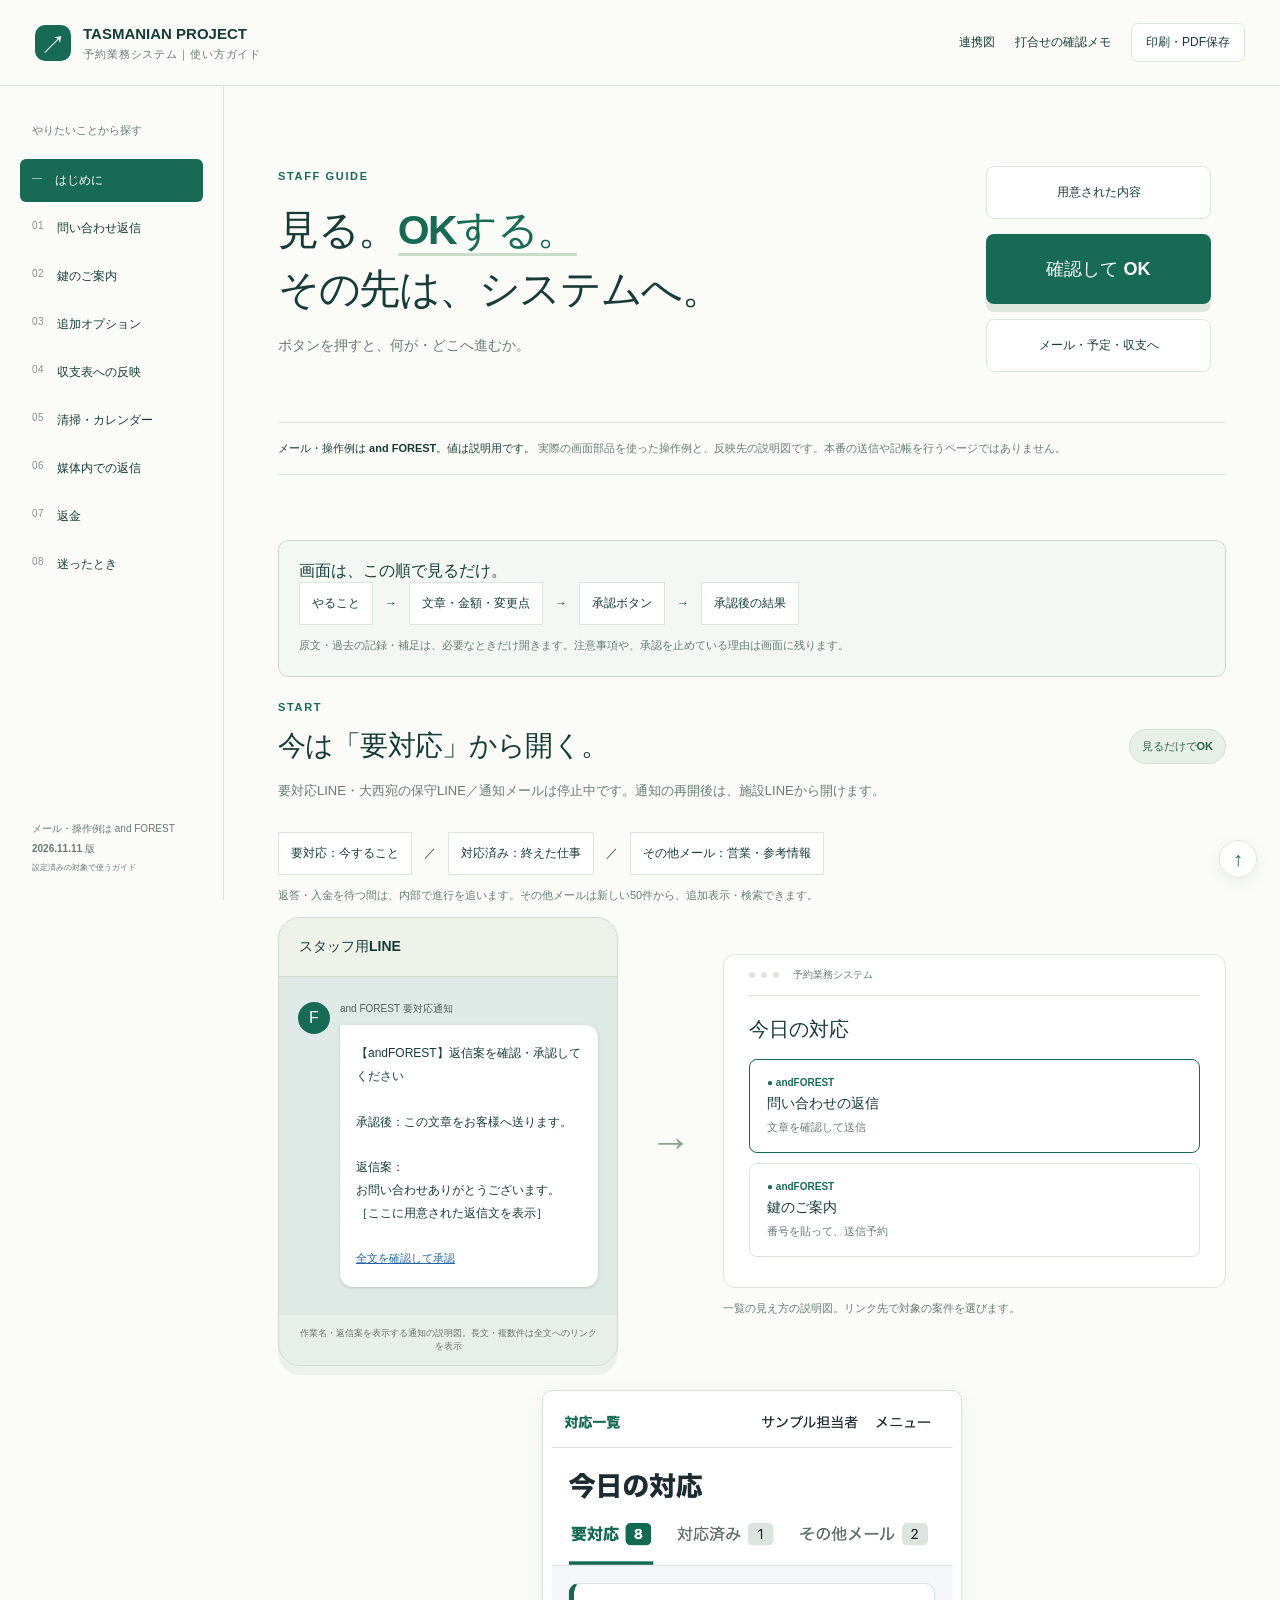
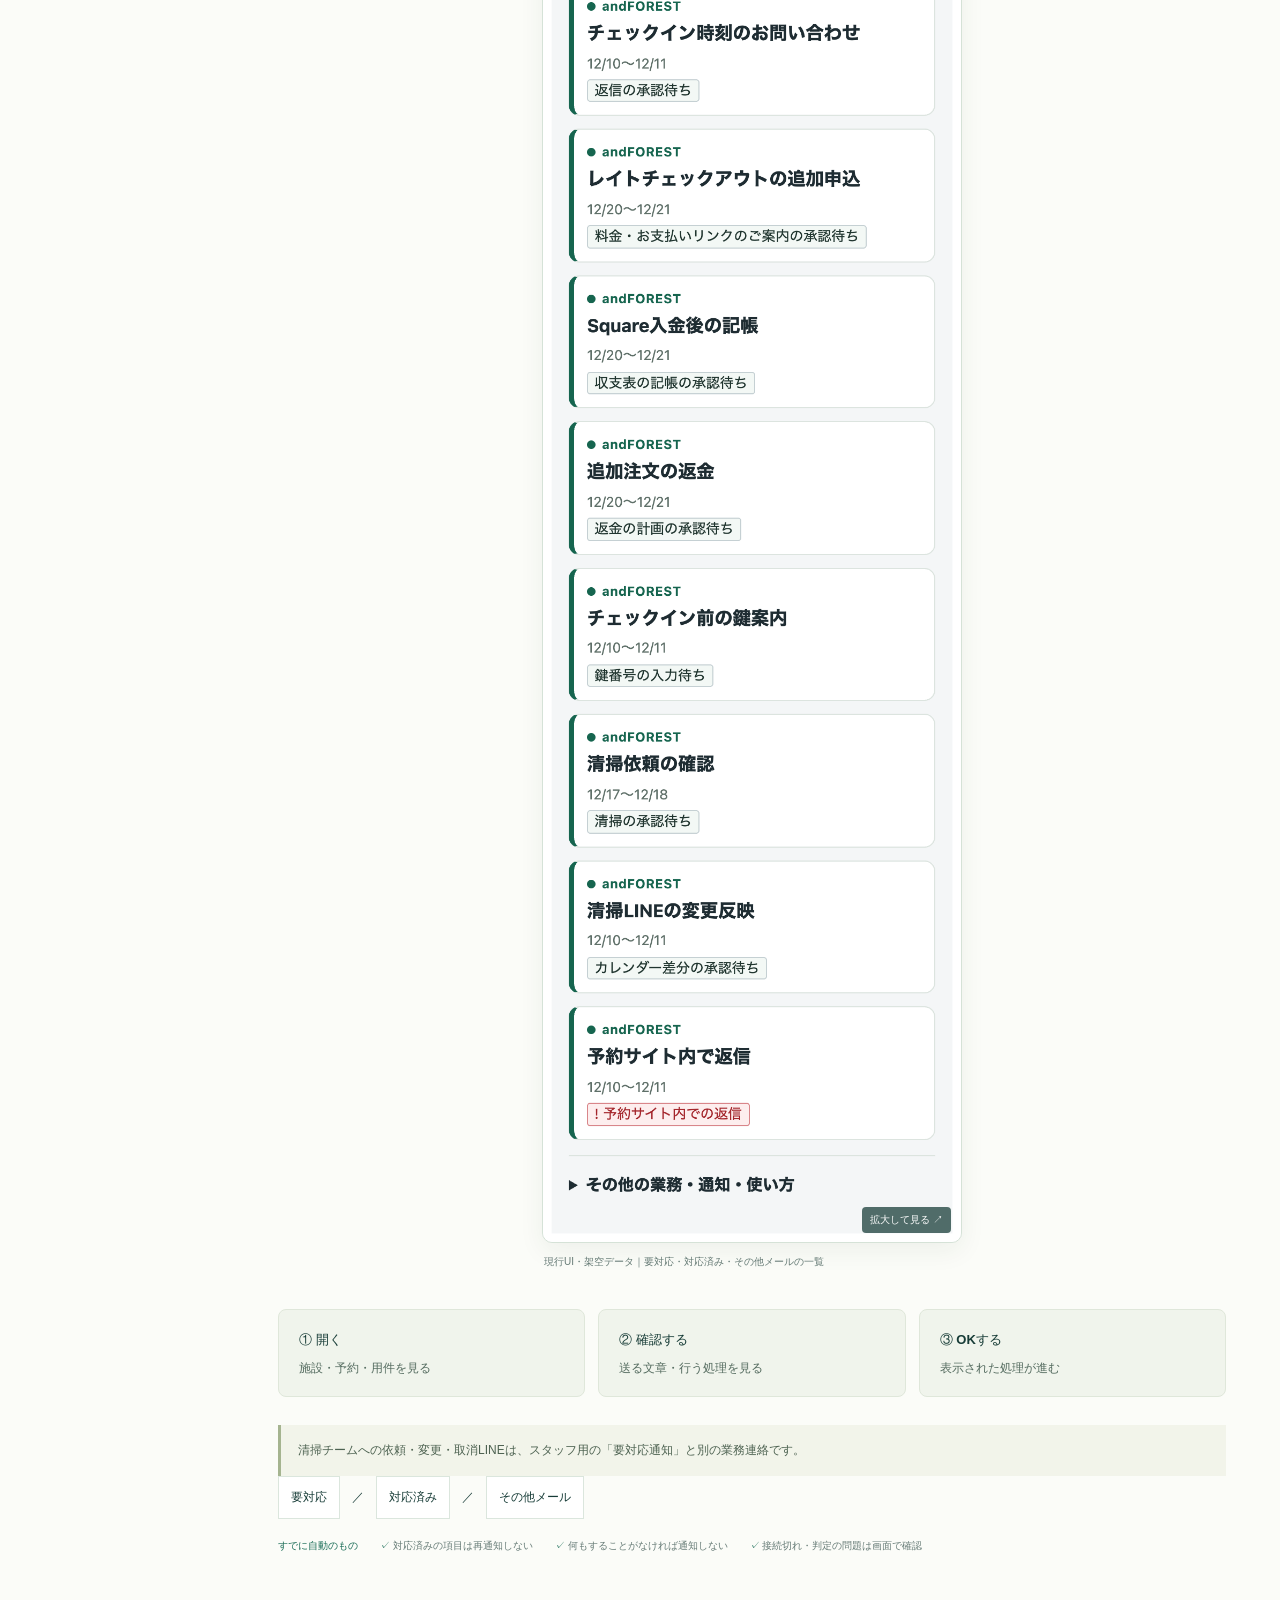
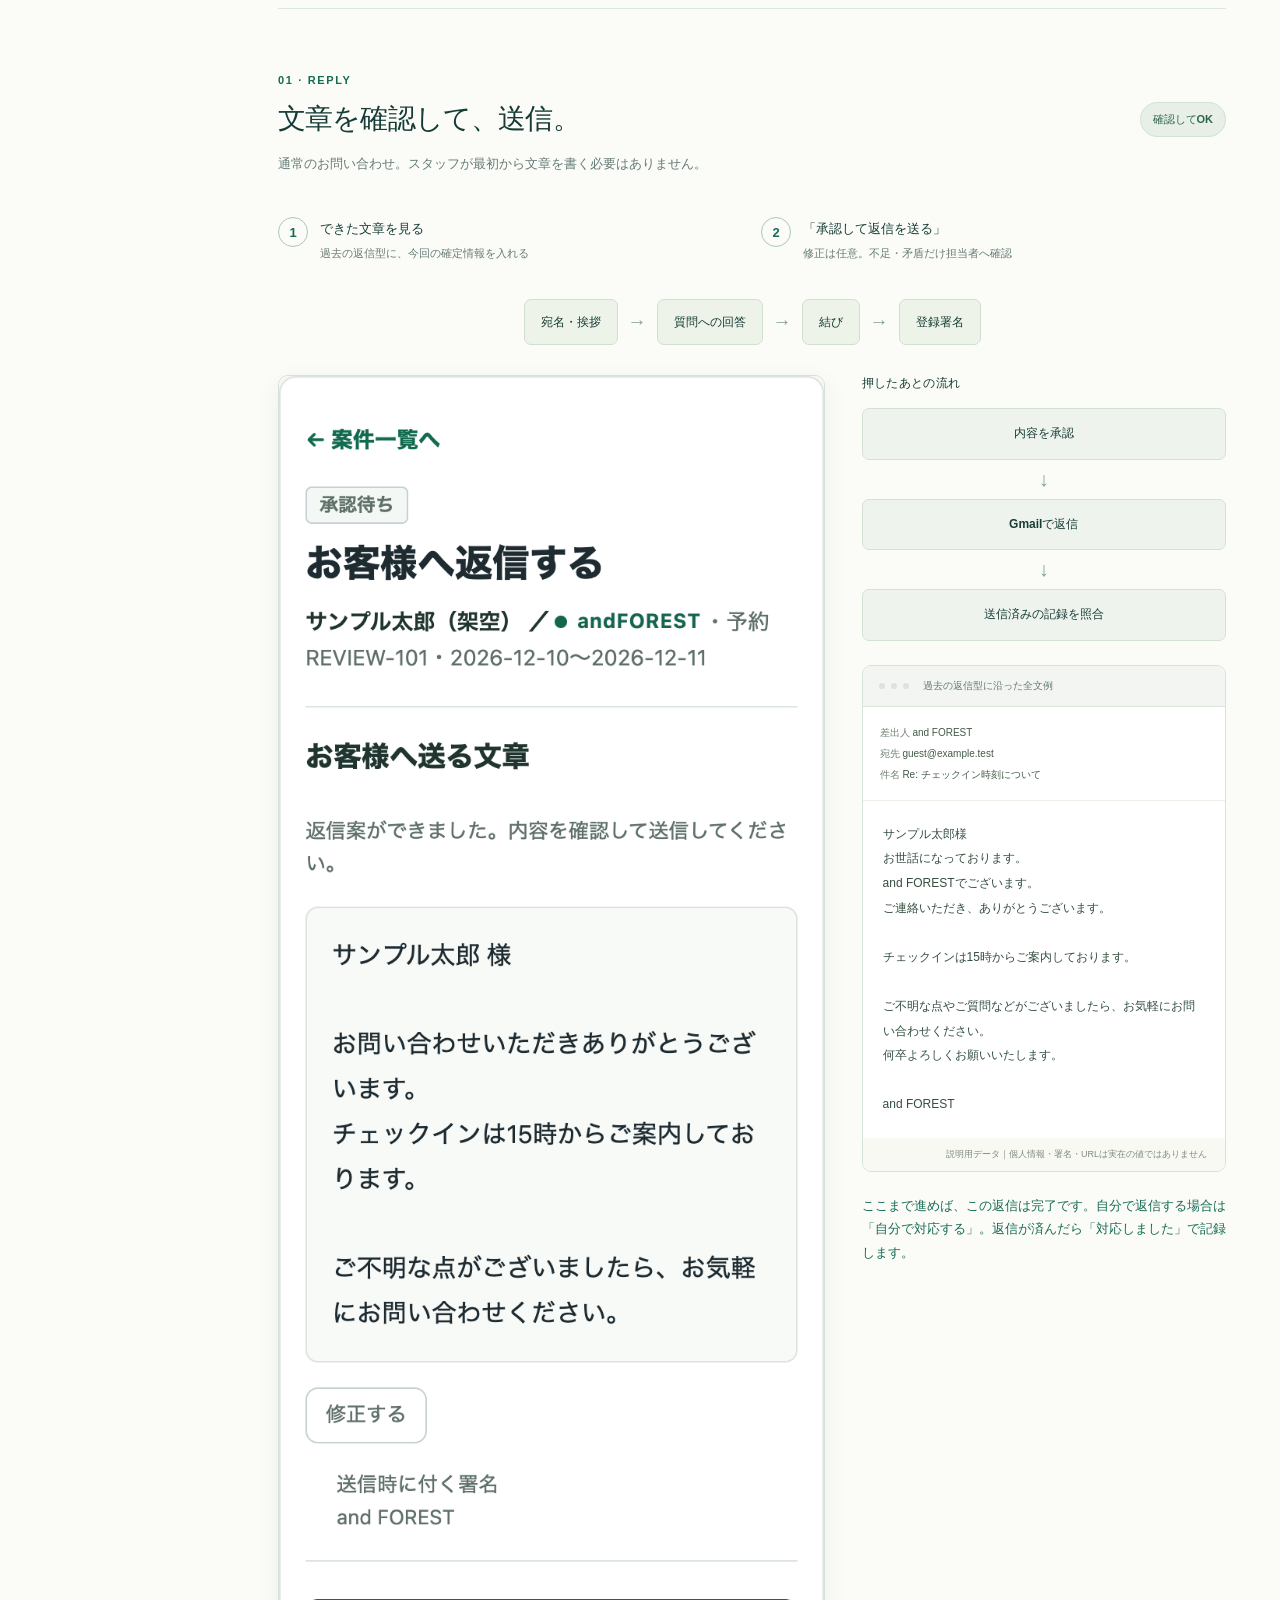
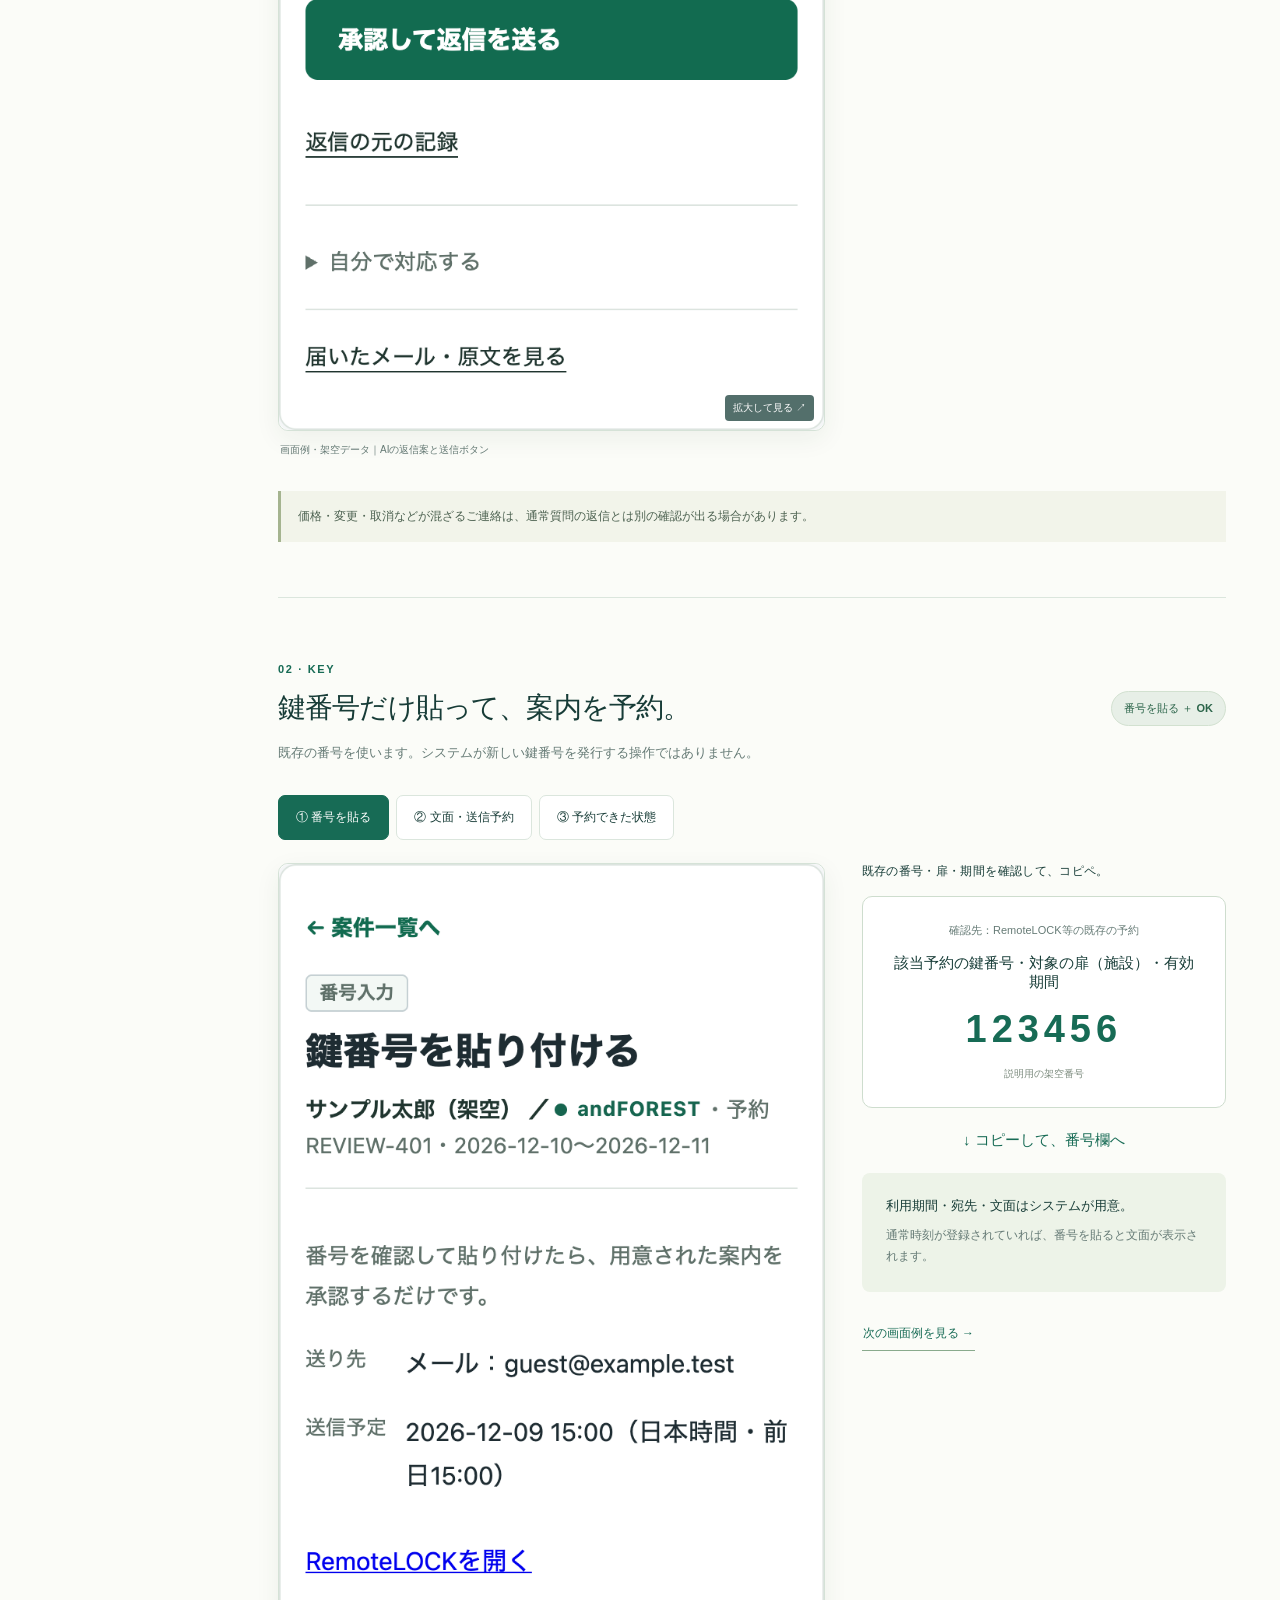
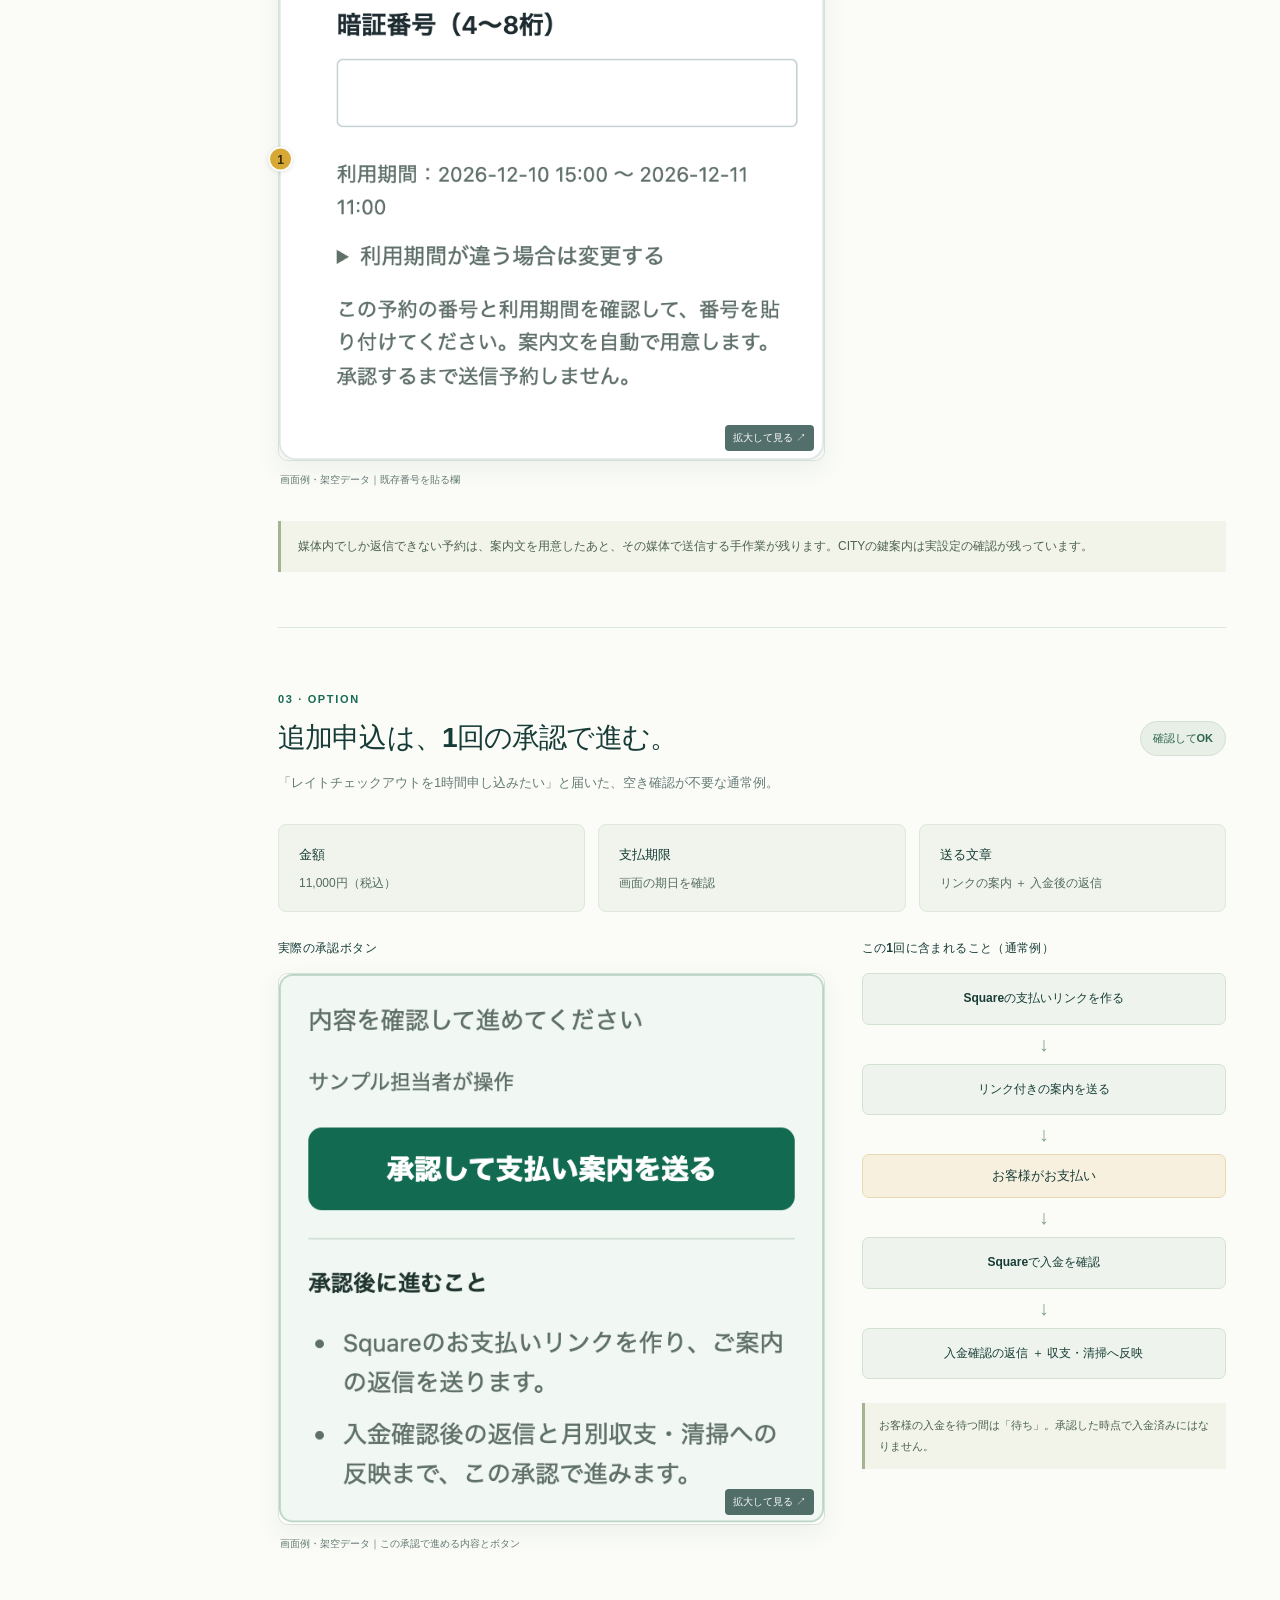
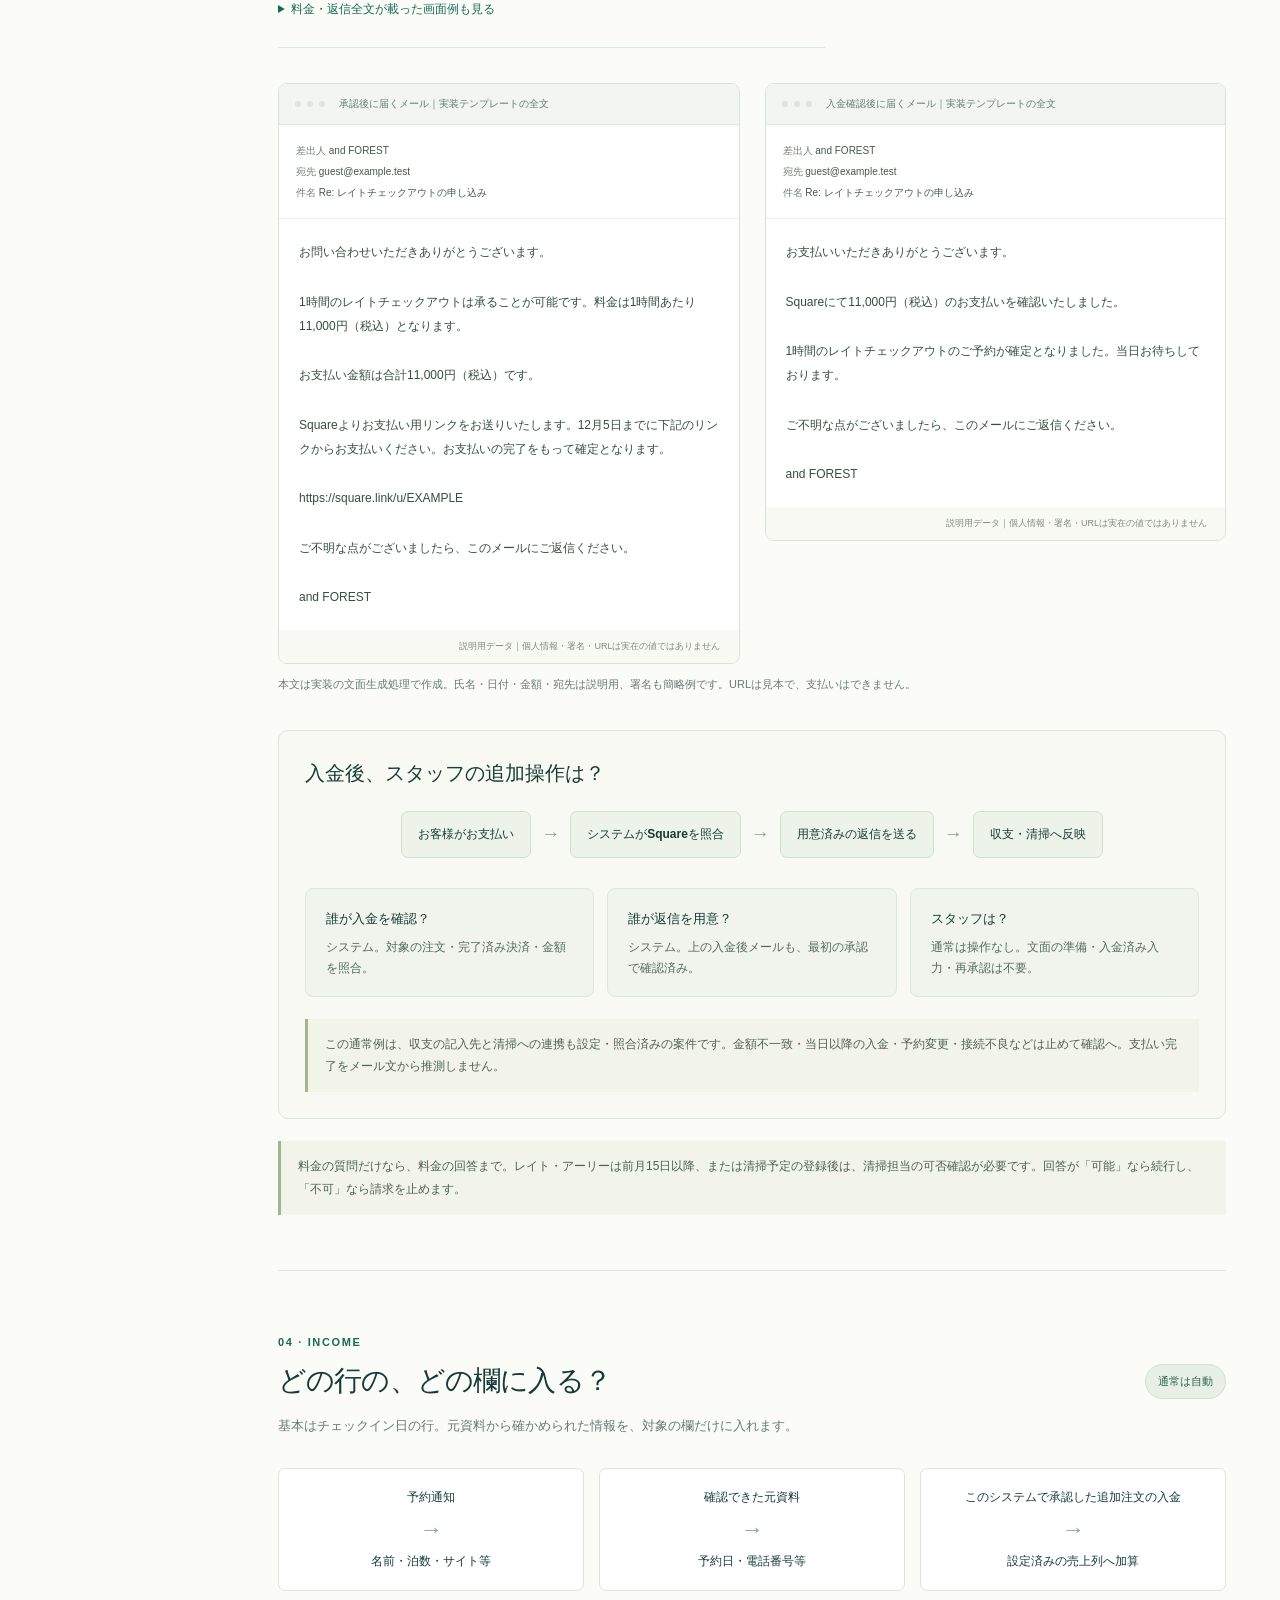
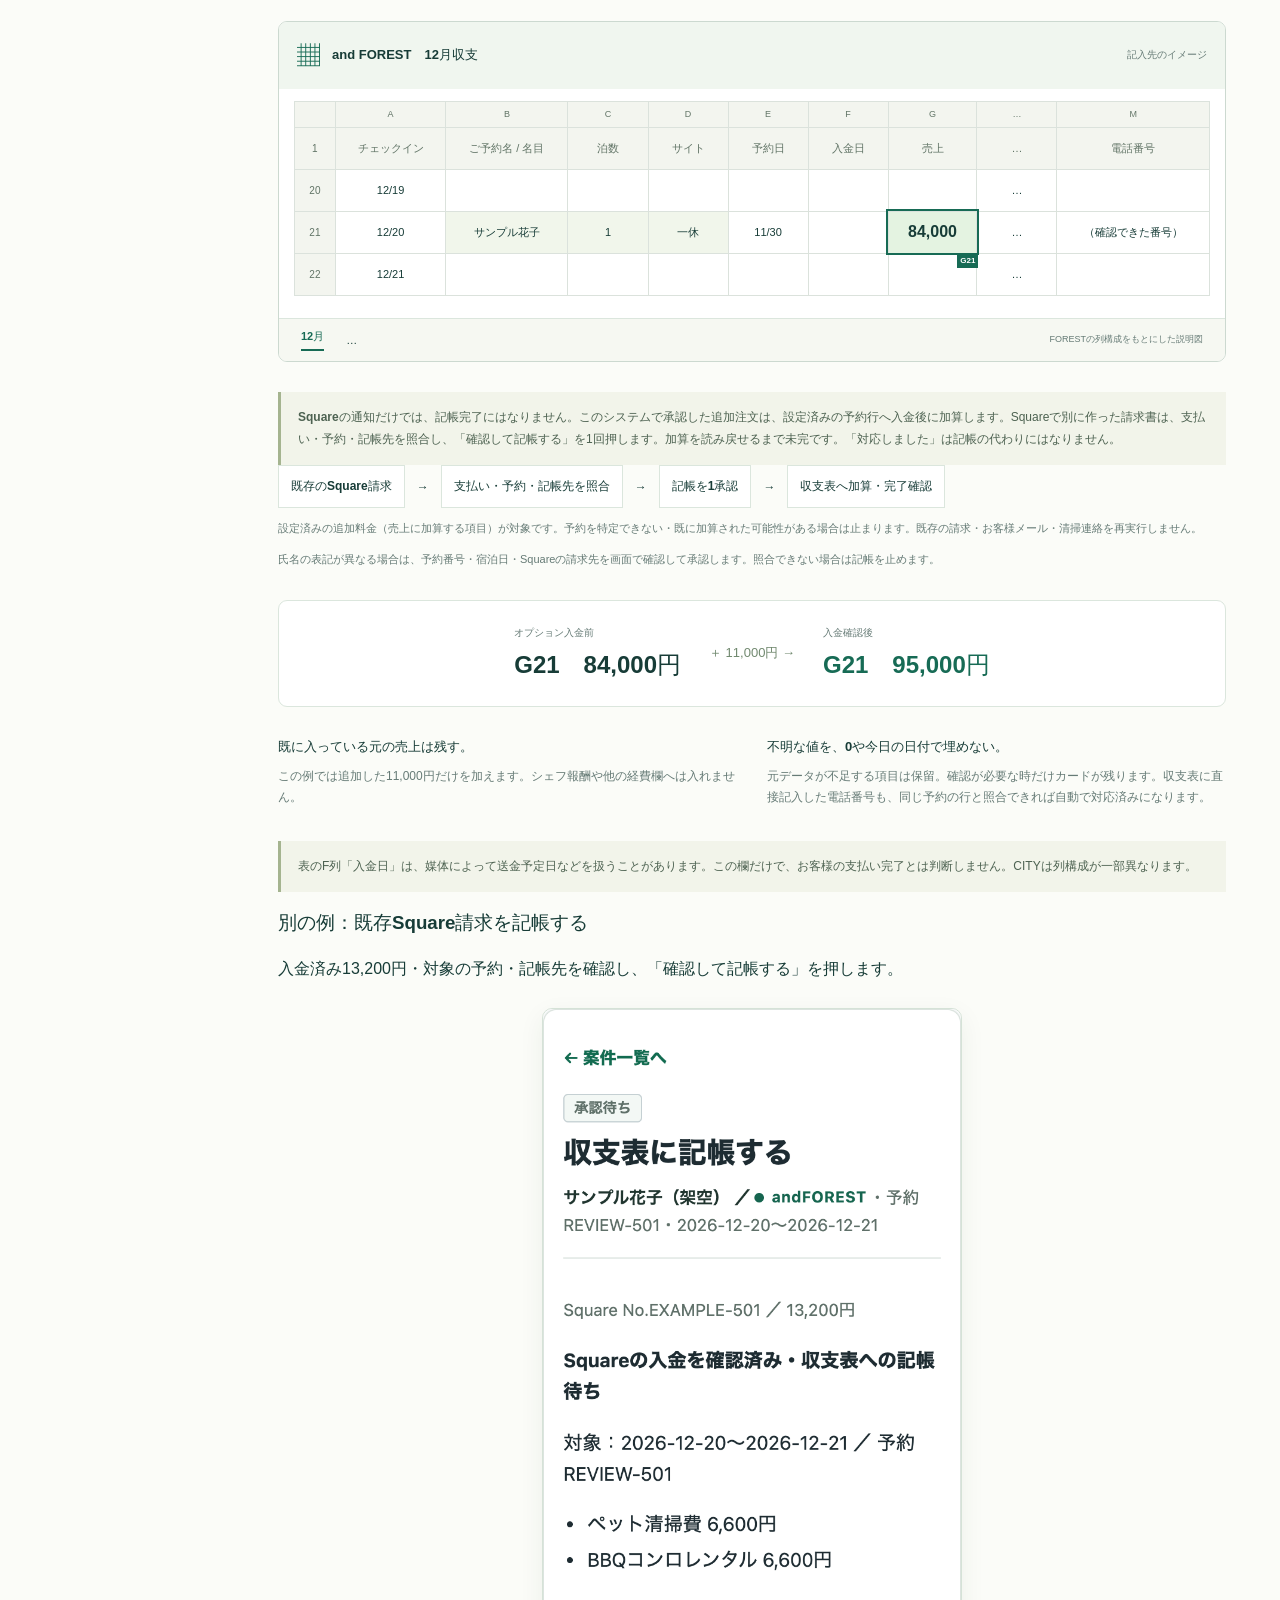
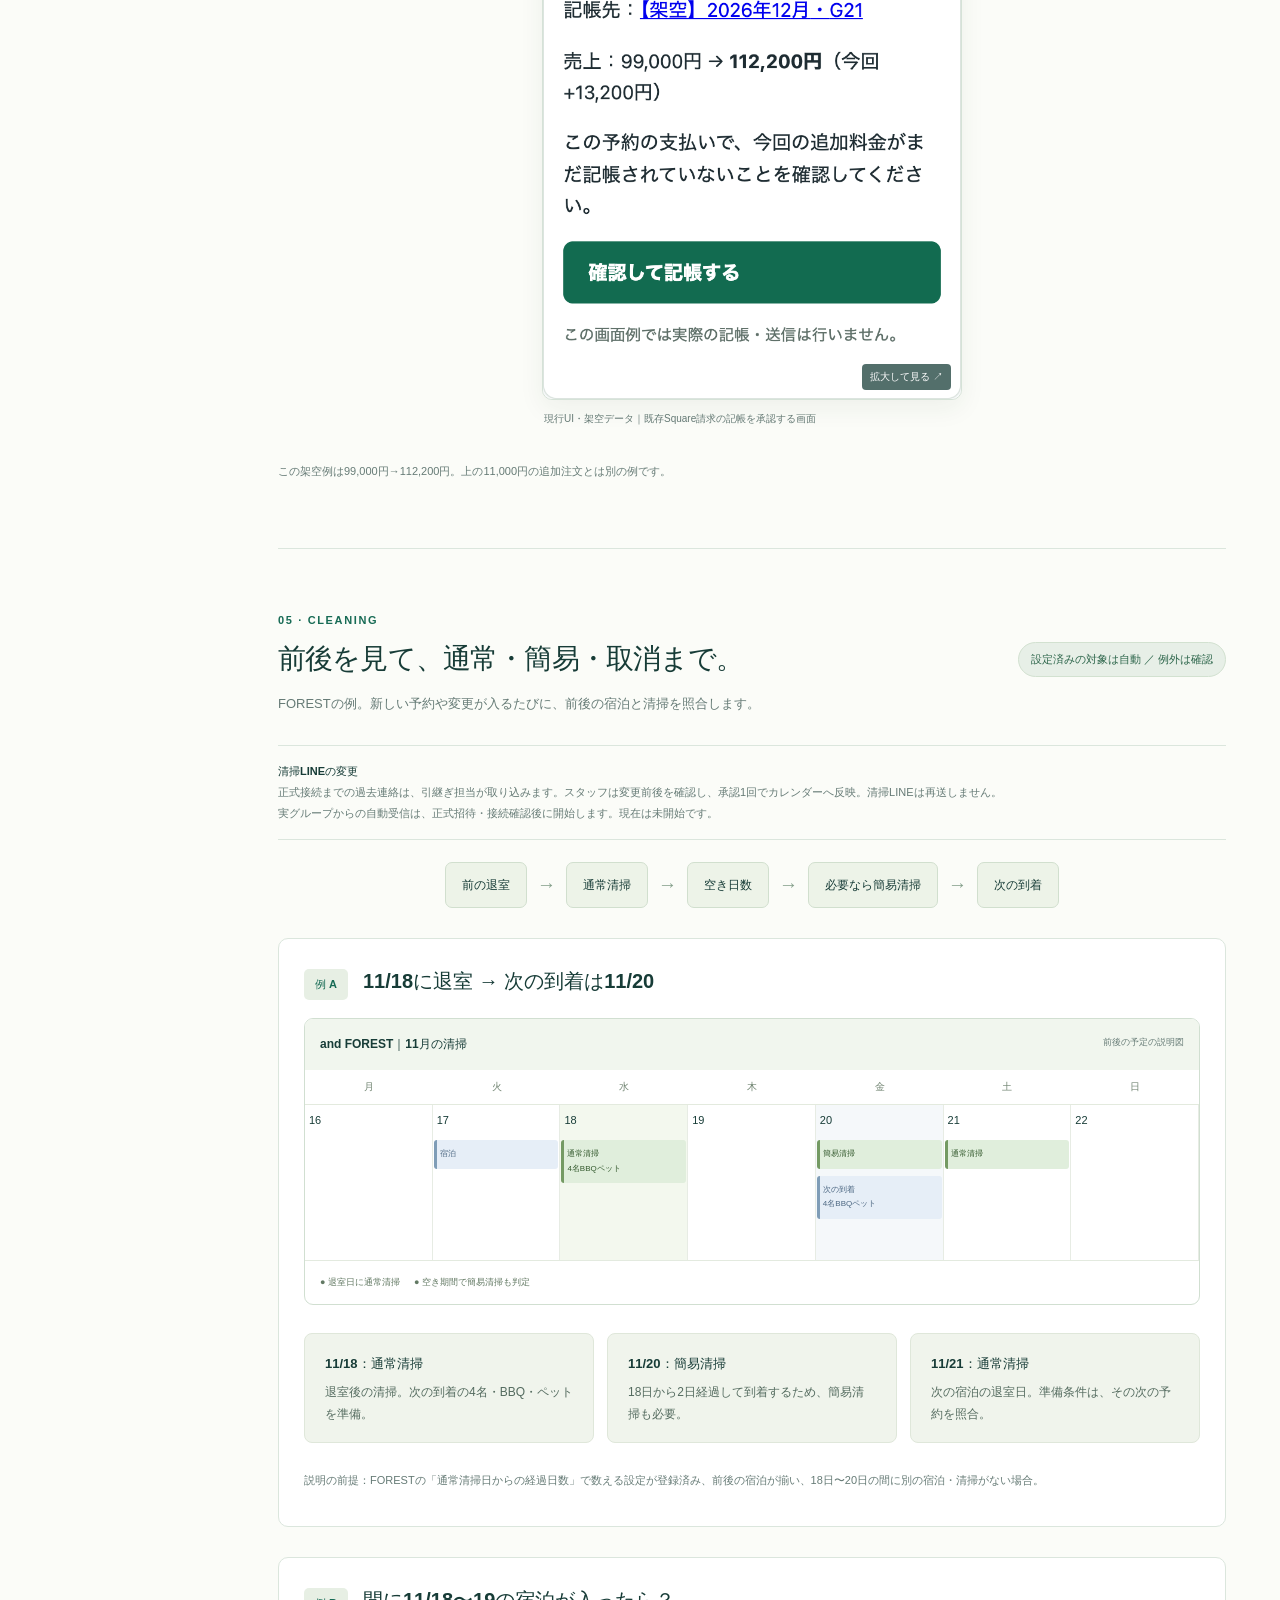
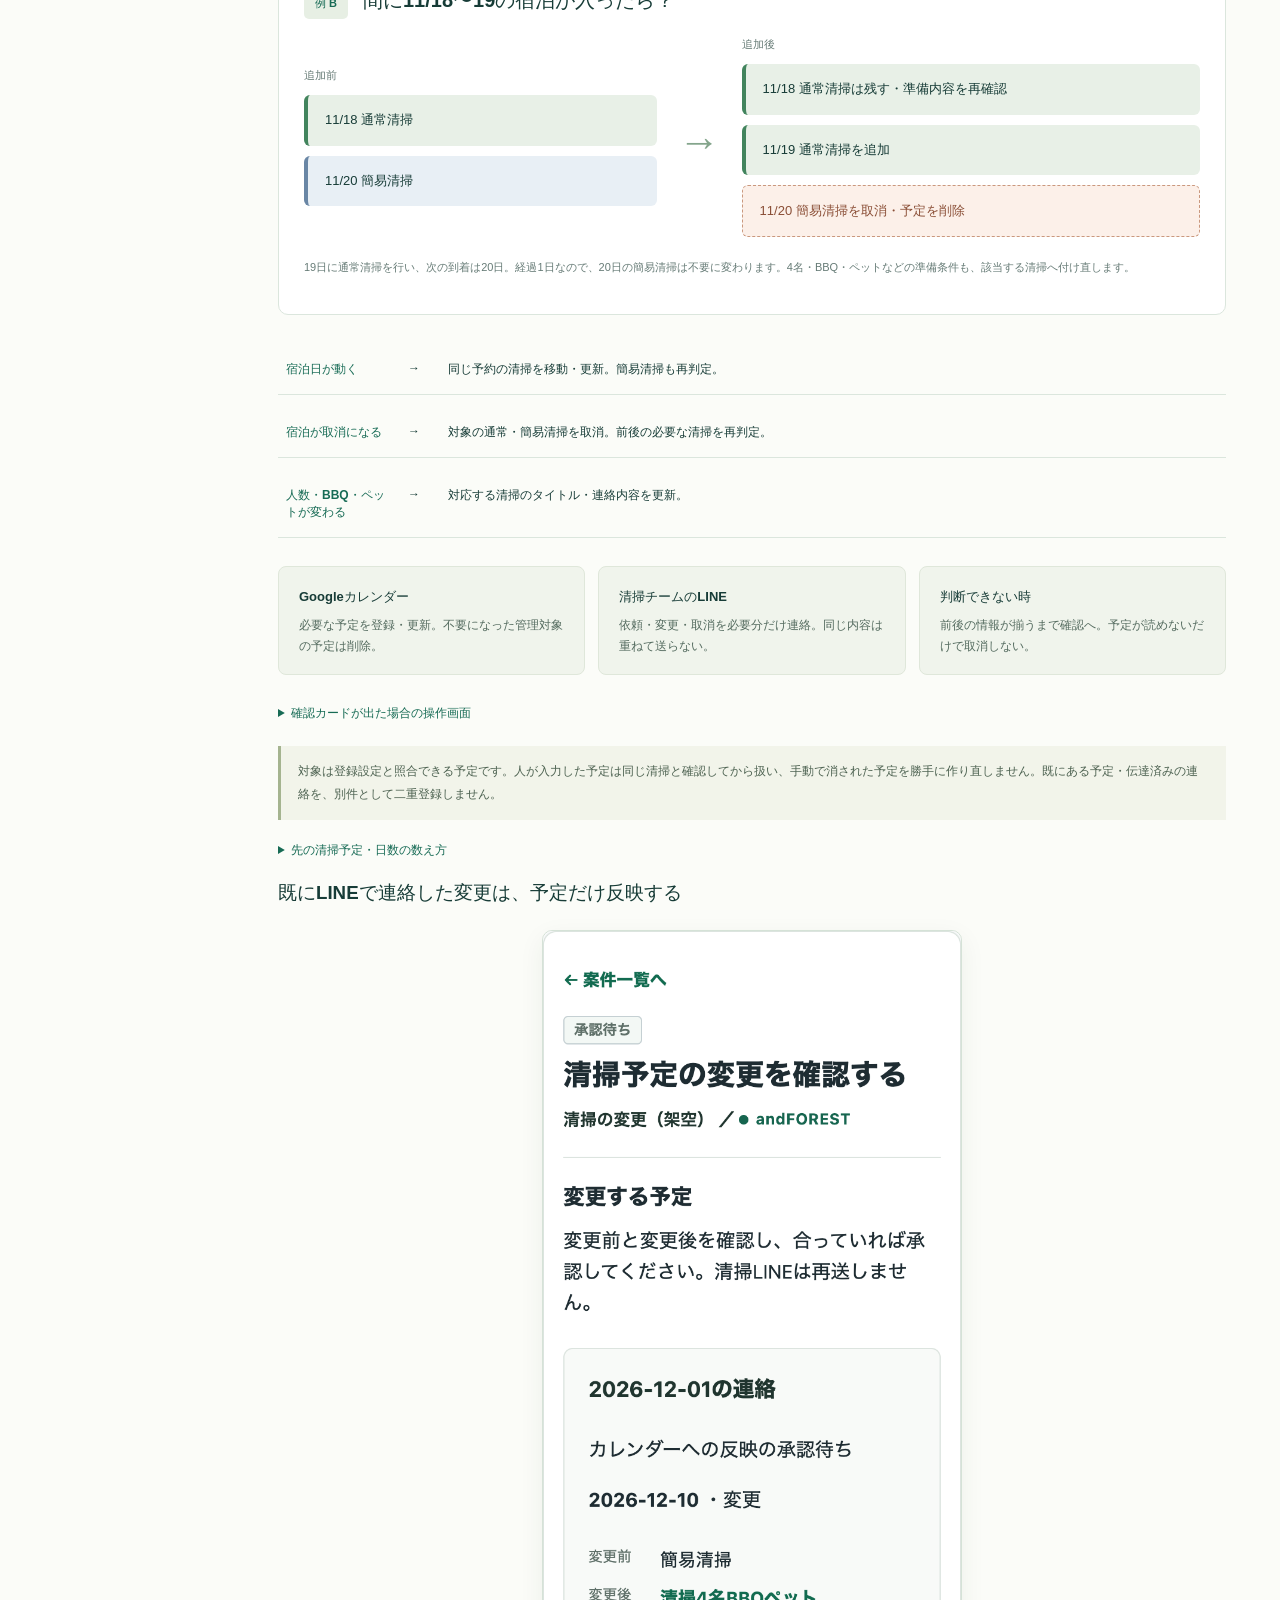
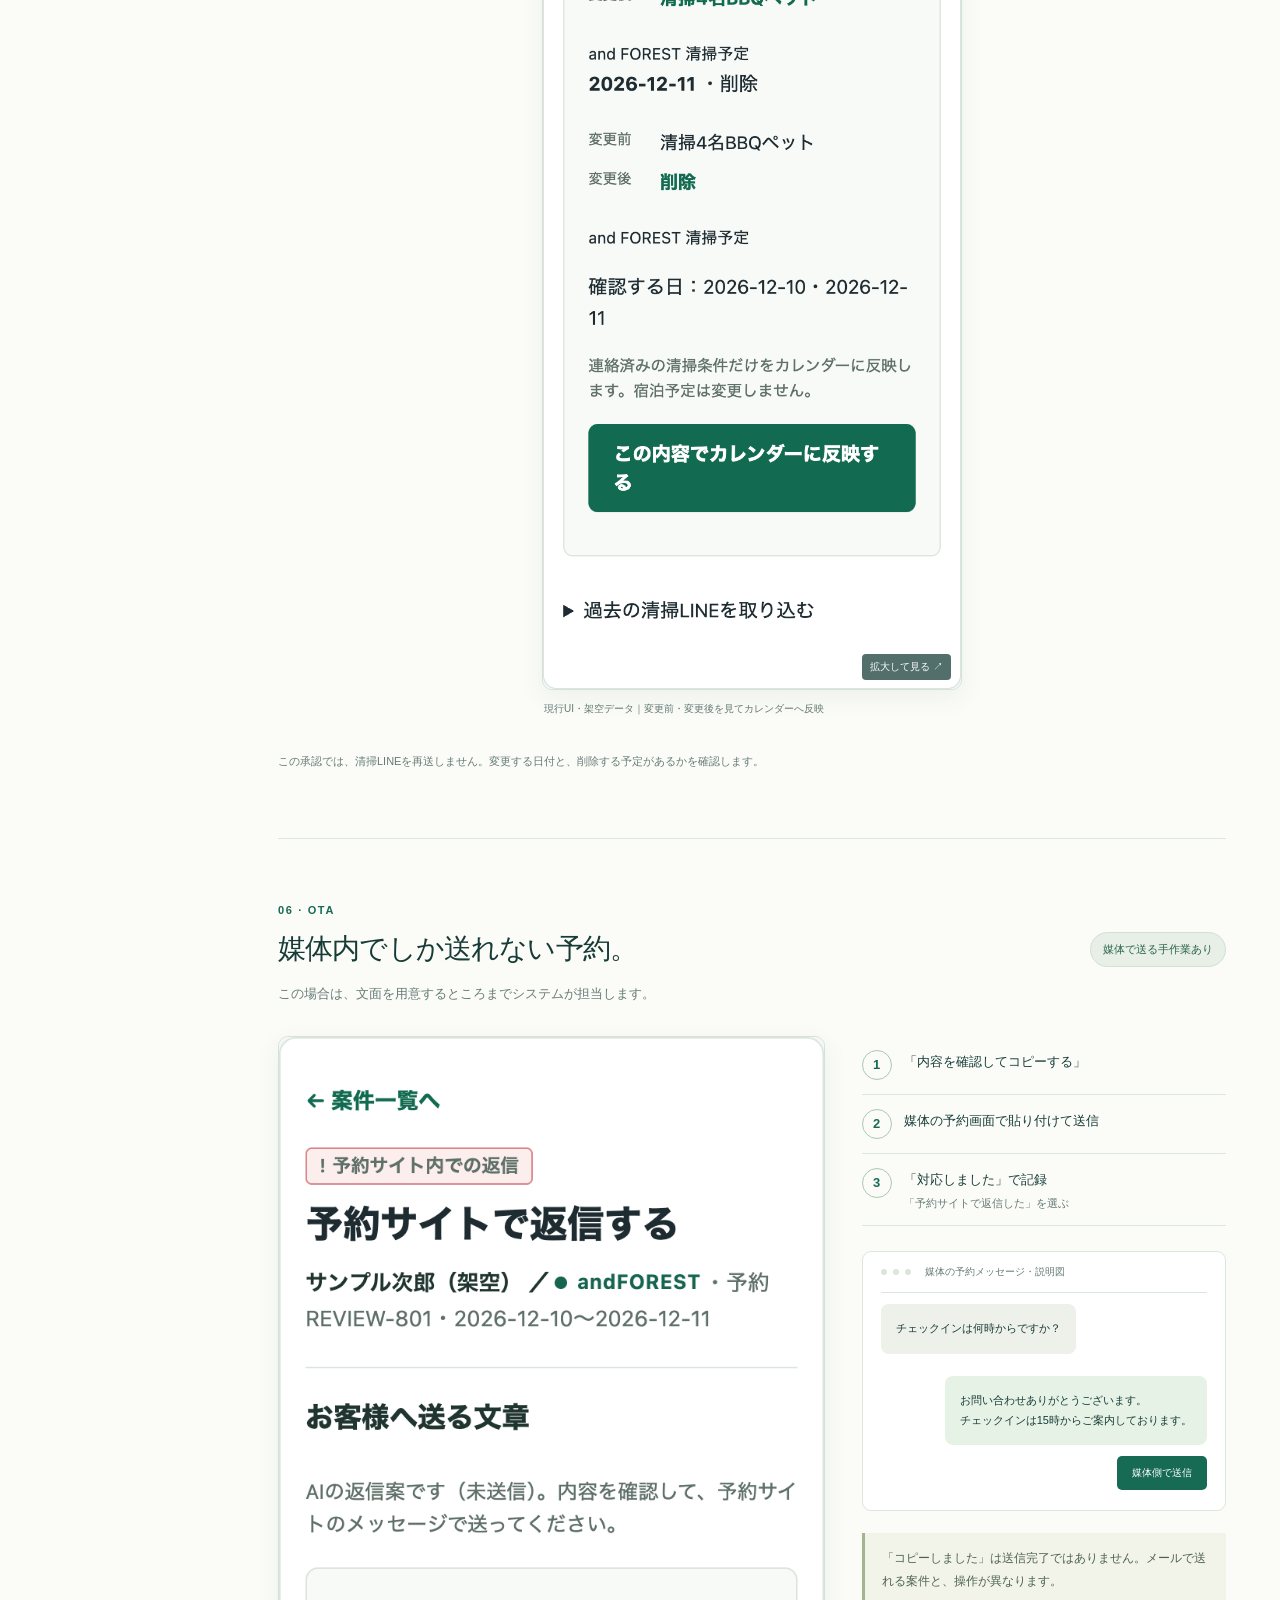
<file: index.html>
<!doctype html><html lang="ja"><head><meta charset="utf-8"><meta name="viewport" content="width=device-width,initial-scale=1"><meta name="color-scheme" content="light"><title>画像でわかる使い方｜株式会社タスマニアンプロジェクト</title><link rel="stylesheet" href="guide.css"><script defer src="guide.js"></script><meta name="robots" content="noindex,nofollow,noarchive"></head><body><header class="top"><a href="#start" class="brand"><span class="brand-icon">↗</span><span>TASMANIAN PROJECT<small>予約業務システム｜使い方ガイド</small></span></a><div class="top-actions"><a href="workflow.html">連携図</a><a href="meeting.html">打合せの確認メモ</a><button id="print">印刷・PDF保存</button></div></header><aside class="sidebar"><p class="nav-label">やりたいことから探す</p><nav><a href="#start"><span>—</span>はじめに</a><a href="#reply"><span>01</span>問い合わせ返信</a><a href="#key"><span>02</span>鍵のご案内</a><a href="#option"><span>03</span>追加オプション</a><a href="#income"><span>04</span>収支表への反映</a><a href="#cleaning"><span>05</span>清掃・カレンダー</a><a href="#media"><span>06</span>媒体内での返信</a><a href="#refund"><span>07</span>返金</a><a href="#help"><span>08</span>迷ったとき</a></nav><div class="sidebar-foot">メール・操作例は and FOREST<br><b>2026.11.11 版</b><small>設定済みの対象で使うガイド</small></div></aside><main><div class="hero"><div><span class="eyebrow">STAFF GUIDE</span><h1>見る。<em>OKする。</em><br>その先は、システムへ。</h1><p>ボタンを押すと、何が・どこへ進むか。</p></div><div class="hero-route"><span>用意された内容</span><b>確認して OK</b><span>メール・予定・収支へ</span></div></div><div class="sample-notice"><b>メール・操作例は and FOREST。値は説明用です。</b> 実際の画面部品を使った操作例と、反映先の説明図です。本番の送信や記帳を行うページではありません。</div><section id="start" class="chapter"><div class="ui-reading"><b>画面は、この順で見るだけ。</b><div class="mini-chain"><b>やること</b><span>→</span><b>文章・金額・変更点</b><span>→</span><b>承認ボタン</b><span>→</span><b>承認後の結果</b></div><p class="micro">原文・過去の記録・補足は、必要なときだけ開きます。注意事項や、承認を止めている理由は画面に残ります。</p></div><div class="chapter-head"><div><div class="eyebrow">START</div><h2>今は「要対応」から開く。</h2><p>要対応LINE・大西宛の保守LINE／通知メールは停止中です。通知の再開後は、施設LINEから開けます。</p></div><span class="mode">見るだけでOK</span></div><div class="mini-chain"><b>要対応：今すること</b><span>／</span><b>対応済み：終えた仕事</b><span>／</span><b>その他メール：営業・参考情報</b></div><p class="micro">返答・入金を待つ間は、内部で進行を追います。その他メールは新しい50件から、追加表示・検索できます。</p><div class="start-flow"><div class="phone"><div class="phonebar">スタッフ用LINE</div><div class="chat"><div class="chatavatar">F</div><div><div class="chatname">and FOREST 要対応通知</div><div class="bubble">【andFOREST】返信案を確認・承認してください<br><br>承認後：この文章をお客様へ送ります。<br><br>返信案：<br>お問い合わせありがとうございます。<br>［ここに用意された返信文を表示］<br><br><u>全文を確認して承認</u></div></div></div><div class="phonefoot">作業名・返信案を表示する通知の説明図。長文・複数件は全文へのリンクを表示</div></div><div class="handoff-arrow" aria-hidden="true">→</div><div class="start-right"><div class="system-window"><div class="window"><i></i><i></i><i></i><span>予約業務システム</span></div><h3>今日の対応</h3><div class="task"><span>● andFOREST</span><b>問い合わせの返信</b><small>文章を確認して送信</small></div><div class="task ghost"><span>● andFOREST</span><b>鍵のご案内</b><small>番号を貼って、送信予約</small></div></div><p class="micro">一覧の見え方の説明図。リンク先で対象の案件を選びます。</p></div></div><figure class="screen current-ui"><button class="zoom" data-image="images/task-list.png" aria-label="要対応・対応済み・その他メールの一覧を拡大"><img src="images/task-list.png" alt="要対応・対応済み・その他メールの一覧" loading="lazy" width="780" height="2708"><span class="enlarge">拡大して見る ↗</span></button><figcaption>現行UI・架空データ｜要対応・対応済み・その他メールの一覧</figcaption></figure><div class="three"><div><b>① 開く</b><p>施設・予約・用件を見る</p></div><div><b>② 確認する</b><p>送る文章・行う処理を見る</p></div><div><b>③ OKする</b><p>表示された処理が進む</p></div></div><div class="note">清掃チームへの依頼・変更・取消LINEは、スタッフ用の「要対応通知」と別の業務連絡です。</div><div class="mini-chain"><b>要対応</b><span>／</span><b>対応済み</b><span>／</span><b>その他メール</b></div><div class="auto-strip"><b>すでに自動のもの</b><span>対応済みの項目は再通知しない</span><span>何もすることがなければ通知しない</span><span>接続切れ・判定の問題は画面で確認</span></div></section><section id="reply" class="chapter"><div class="chapter-head"><div><div class="eyebrow">01 · REPLY</div><h2>文章を確認して、送信。</h2><p>通常のお問い合わせ。スタッフが最初から文章を書く必要はありません。</p></div><span class="mode">確認してOK</span></div><div class="steps"><div class="step"><b>1</b><span><strong>できた文章を見る</strong><small>過去の返信型に、今回の確定情報を入れる</small></span></div><div class="step"><b>2</b><span><strong>「承認して返信を送る」</strong><small>修正は任意。不足・矛盾だけ担当者へ確認</small></span></div></div><div class="reply-shape"><b>宛名・挨拶</b><span>→</span><b>質問への回答</b><span>→</span><b>結び</b><span>→</span><b>登録署名</b></div><div class="story-grid"><div><figure class="screen"><button class="zoom" data-image="images/question.png" aria-label="AIの返信案と送信ボタンを拡大"><img src="images/question.png" alt="AIの返信案と送信ボタン" loading="lazy" width="700" height="2126"><span class="enlarge">拡大して見る ↗</span></button><figcaption>画面例・架空データ｜AIの返信案と送信ボタン</figcaption></figure></div><div class="result"><div class="result-title">押したあとの流れ</div><div class="chain"><b>内容を承認</b><span>↓</span><b>Gmailで返信</b><span>↓</span><b>送信済みの記録を照合</b></div><div class="mail output"><div class="window"><i></i><i></i><i></i><span>過去の返信型に沿った全文例</span></div><div class="mailmeta">差出人 <b>and FOREST</b><br>宛先 <b>guest@example.test</b><br>件名 <b>Re: チェックイン時刻について</b></div><div class="mailbody">サンプル太郎様<br>お世話になっております。<br>and FORESTでございます。<br>ご連絡いただき、ありがとうございます。<br><br>チェックインは15時からご案内しております。<br><br>ご不明な点やご質問などがございましたら、お気軽にお問い合わせください。<br>何卒よろしくお願いいたします。<br><br>and FOREST</div><div class="sample-stamp">説明用データ｜個人情報・署名・URLは実在の値ではありません</div></div><p class="result-end">ここまで進めば、この返信は完了です。自分で返信する場合は「自分で対応する」。返信が済んだら「対応しました」で記録します。</p></div></div><div class="note">価格・変更・取消などが混ざるご連絡は、通常質問の返信とは別の確認が出る場合があります。</div></section><section id="key" class="chapter"><div class="chapter-head"><div><div class="eyebrow">02 · KEY</div><h2>鍵番号だけ貼って、<wbr>案内を予約。</h2><p>既存の番号を使います。システムが新しい鍵番号を発行する操作ではありません。</p></div><span class="mode">番号を貼る ＋ OK</span></div><div class="switcher" role="tablist" aria-label="鍵案内の説明画面"><button role="tab" aria-selected="true" data-show="key-entry-panel">① 番号を貼る</button><button role="tab" aria-selected="false" data-show="key-preview-panel">② 文面・送信予約</button><button role="tab" aria-selected="false" data-show="key-scheduled-panel">③ 予約できた状態</button></div><div class="switch-panel" id="key-entry-panel"><div class="story-grid"><div><figure class="screen"><button class="zoom" data-image="images/key-entry.png" aria-label="既存番号を貼る欄を拡大"><img src="images/key-entry.png" alt="既存番号を貼る欄" loading="lazy" width="700" height="1538"><span class="pin" style="top:74.87%">1</span><span class="enlarge">拡大して見る ↗</span></button><figcaption>画面例・架空データ｜既存番号を貼る欄</figcaption></figure></div><div class="result"><div class="result-title">既存の番号・扉・期間を確認して、コピペ。</div><div class="existing-key"><small>確認先：RemoteLOCK等の既存の予約</small><b>該当予約の鍵番号・対象の扉（施設）・有効期間</b><strong>123456</strong><em>説明用の架空番号</em></div><div class="big-arrow">↓ コピーして、番号欄へ</div><div class="benefit"><b>利用期間・宛先・文面はシステムが用意。</b><p>通常時刻が登録されていれば、番号を貼ると文面が表示されます。</p></div><button class="next-explain" data-next-panel="key-preview-panel">次の画面例を見る →</button></div></div></div><div class="switch-panel" id="key-preview-panel" hidden><div class="story-grid"><div><figure class="screen"><button class="zoom" data-image="images/key-preview.png" aria-label="送る内容の確認と送信予約を拡大"><img src="images/key-preview.png" alt="送る内容の確認と送信予約" loading="lazy" width="700" height="2536"><span class="pin" style="top:65.03%">2</span><span class="pin" style="top:85.21%">3</span><span class="enlarge">拡大して見る ↗</span></button><figcaption>画面例・架空データ｜送る内容の確認と送信予約</figcaption></figure></div><div class="result"><div class="result-title">送信前は、ここを確認。</div><div class="three-checks"><b>宛先</b><b>対象施設</b><b>鍵番号</b><b>使える期間</b></div><p class="micro">表示される利用期間と、実際の鍵の有効期間を確かめます。</p><div class="action-crop"><figure class="screen"><button class="zoom" data-image="images/key-action.png" aria-label="実際の送信予約ボタンを拡大"><img src="images/key-action.png" alt="実際の送信予約ボタン" loading="lazy" width="592" height="1260"><span class="enlarge">拡大して見る ↗</span></button><figcaption>画面例・架空データ｜実際の送信予約ボタン</figcaption></figure></div><div class="chain"><b>この内容で送信予約</b><span>↓</span><b>システム内で送信待ち</b><span>↓</span><b>表示の時刻にGmailから自動送信</b></div><div class="timecard"><small>この例の送信予定</small><strong>12/9　15:00</strong><span>12/10到着の前日</span></div><button class="next-explain" data-next-panel="key-scheduled-panel">予約できた画面例を見る →</button></div></div></div><div class="switch-panel" id="key-scheduled-panel" hidden><div class="story-grid"><div><figure class="screen"><button class="zoom" data-image="images/key-scheduled.png" aria-label="送信予約済みの画面を拡大"><img src="images/key-scheduled.png" alt="送信予約済みの画面" loading="lazy" width="700" height="1354"><span class="enlarge">拡大して見る ↗</span></button><figcaption>画面例・架空データ｜送信予約済みの画面</figcaption></figure></div><div class="result"><div class="complete-mark">✓</div><h3>送信時刻に、もう一度押さなくてOK。</h3><p>「送信予約済み」の表示を確認します。</p><p class="note">ここで予約するのはシステム内の送信です。Gmailの「送信予定」フォルダに並ぶ予約とは別です。</p></div></div></div><div class="note">媒体内でしか返信できない予約は、案内文を用意したあと、その媒体で送信する手作業が残ります。CITYの鍵案内は実設定の確認が残っています。</div></section><section id="option" class="chapter"><div class="chapter-head"><div><div class="eyebrow">03 · OPTION</div><h2>追加申込は、1回の承認で進む。</h2><p>「レイトチェックアウトを1時間申し込みたい」と届いた、空き確認が不要な通常例。</p></div><span class="mode">確認してOK</span></div><div class="three"><div><b>金額</b><p>11,000円（税込）</p></div><div><b>支払期限</b><p>画面の期日を確認</p></div><div><b>送る文章</b><p>リンクの案内 ＋ 入金後の返信</p></div></div><div class="story-grid"><div><div class="result-title">実際の承認ボタン</div><figure class="screen"><button class="zoom" data-image="images/option-action.png" aria-label="この承認で進める内容とボタンを拡大"><img src="images/option-action.png" alt="この承認で進める内容とボタン" loading="lazy" width="632" height="638"><span class="enlarge">拡大して見る ↗</span></button><figcaption>画面例・架空データ｜この承認で進める内容とボタン</figcaption></figure><details class="full-screen"><summary>料金・返信全文が載った画面例も見る</summary><figure class="screen"><button class="zoom" data-image="images/option.png" aria-label="料金案内と入金後の返信を拡大"><img src="images/option.png" alt="料金案内と入金後の返信" loading="lazy" width="700" height="3564"><span class="pin" style="top:53.70%">1</span><span class="pin" style="top:93.32%">2</span><span class="enlarge">拡大して見る ↗</span></button><figcaption>画面例・架空データ｜料金案内と入金後の返信</figcaption></figure></details></div><div class="result"><div class="result-title">この1回に含まれること（通常例）</div><div class="chain wide"><b>Squareの支払いリンクを作る</b><span>↓</span><b>リンク付きの案内を送る</b><span>↓</span><div class="customer-step">お客様がお支払い</div><span>↓</span><b>Squareで入金を確認</b><span>↓</span><b>入金確認の返信 ＋ 収支・清掃へ反映</b></div><div class="note compact">お客様の入金を待つ間は「待ち」。承認した時点で入金済みにはなりません。</div></div></div><div class="outcomes"><div><div class="mail output"><div class="window"><i></i><i></i><i></i><span>承認後に届くメール｜実装テンプレートの全文</span></div><div class="mailmeta">差出人 <b>and FOREST</b><br>宛先 <b>guest@example.test</b><br>件名 <b>Re: レイトチェックアウトの申し込み</b></div><div class="mailbody">お問い合わせいただきありがとうございます。<br><br>1時間のレイトチェックアウトは承ることが可能です。料金は1時間あたり11,000円（税込）となります。<br><br>お支払い金額は合計11,000円（税込）です。<br><br>Squareよりお支払い用リンクをお送りいたします。12月5日までに下記のリンクからお支払いください。お支払いの完了をもって確定となります。<br><br>https://square.link/u/EXAMPLE<br><br>ご不明な点がございましたら、このメールにご返信ください。<br><br>and FOREST</div><div class="sample-stamp">説明用データ｜個人情報・署名・URLは実在の値ではありません</div></div></div><div><div class="mail output"><div class="window"><i></i><i></i><i></i><span>入金確認後に届くメール｜実装テンプレートの全文</span></div><div class="mailmeta">差出人 <b>and FOREST</b><br>宛先 <b>guest@example.test</b><br>件名 <b>Re: レイトチェックアウトの申し込み</b></div><div class="mailbody">お支払いいただきありがとうございます。<br><br>Squareにて11,000円（税込）のお支払いを確認いたしました。<br><br>1時間のレイトチェックアウトのご予約が確定となりました。当日お待ちしております。<br><br>ご不明な点がございましたら、このメールにご返信ください。<br><br>and FOREST</div><div class="sample-stamp">説明用データ｜個人情報・署名・URLは実在の値ではありません</div></div></div></div><p class="micro">本文は実装の文面生成処理で作成。氏名・日付・金額・宛先は説明用、署名も簡略例です。URLは見本で、支払いはできません。</p><div class="automation-after"><h3>入金後、スタッフの追加操作は？</h3><div class="reply-shape"><b>お客様がお支払い</b><span>→</span><b>システムがSquareを照合</b><span>→</span><b>用意済みの返信を送る</b><span>→</span><b>収支・清掃へ反映</b></div><div class="three"><div><b>誰が入金を確認？</b><p>システム。対象の注文・完了済み決済・金額を照合。</p></div><div><b>誰が返信を用意？</b><p>システム。上の入金後メールも、最初の承認で確認済み。</p></div><div><b>スタッフは？</b><p>通常は操作なし。文面の準備・入金済み入力・再承認は不要。</p></div></div><div class="note">この通常例は、収支の記入先と清掃への連携も設定・照合済みの案件です。金額不一致・当日以降の入金・予約変更・接続不良などは止めて確認へ。支払い完了をメール文から推測しません。</div></div><div class="note">料金の質問だけなら、料金の回答まで。レイト・アーリーは前月15日以降、または清掃予定の登録後は、清掃担当の可否確認が必要です。回答が「可能」なら続行し、「不可」なら請求を止めます。</div></section><section id="income" class="chapter"><div class="chapter-head"><div><div class="eyebrow">04 · INCOME</div><h2>どの行の、どの欄に入る？</h2><p>基本はチェックイン日の行。元資料から確かめられた情報を、対象の欄だけに入れます。</p></div><span class="mode">通常は自動</span></div><div class="field-map"><div>予約通知 <span>→</span> <b>名前・泊数・サイト等</b></div><div>確認できた元資料 <span>→</span> <b>予約日・電話番号等</b></div><div>このシステムで承認した追加注文の入金 <span>→</span> <b>設定済みの売上列へ加算</b></div></div><div class="sheet output"><div class="sheetbar"><span class="sheeticon">▦</span><b>and FOREST　12月収支</b><span>記入先のイメージ</span></div><div class="sheet-scroll"><table><thead><tr><th></th><th>A</th><th>B</th><th>C</th><th>D</th><th>E</th><th>F</th><th>G</th><th>…</th><th>M</th></tr><tr><th>1</th><th>チェックイン</th><th>ご予約名 / 名目</th><th>泊数</th><th>サイト</th><th>予約日</th><th>入金日</th><th>売上</th><th>…</th><th>電話番号</th></tr></thead><tbody><tr><th>20</th><td>12/19</td><td></td><td></td><td></td><td></td><td></td><td></td><td>…</td><td></td></tr><tr><th>21</th><td>12/20</td><td class="tint">サンプル花子</td><td class="tint">1</td><td class="tint">一休</td><td>11/30</td><td></td><td class="selected" data-cell="G21">84,000<span>G21</span></td><td>…</td><td>（確認できた番号）</td></tr><tr><th>22</th><td>12/21</td><td></td><td></td><td></td><td></td><td></td><td></td><td>…</td><td></td></tr></tbody></table></div><div class="sheet-tabs"><b>12月</b><span>…</span><em>FORESTの列構成をもとにした説明図</em></div></div><div class="note"><b>Squareの通知だけでは、記帳完了にはなりません。</b>このシステムで承認した追加注文は、設定済みの予約行へ入金後に加算します。Squareで別に作った請求書は、支払い・予約・記帳先を照合し、「確認して記帳する」を1回押します。加算を読み戻せるまで未完です。「対応しました」は記帳の代わりにはなりません。</div><div class="mini-chain"><b>既存のSquare請求</b><span>→</span><b>支払い・予約・記帳先を照合</b><span>→</span><b>記帳を1承認</b><span>→</span><b>収支表へ加算・完了確認</b></div><p class="micro">設定済みの追加料金（売上に加算する項目）が対象です。予約を特定できない・既に加算された可能性がある場合は止まります。既存の請求・お客様メール・清掃連絡を再実行しません。</p><p class="micro">氏名の表記が異なる場合は、予約番号・宿泊日・Squareの請求先を画面で確認して承認します。照合できない場合は記帳を止めます。</p><div class="ledger-change"><div><small>オプション入金前</small><strong>G21　84,000円</strong></div><span>＋ 11,000円 →</span><div class="paid"><small>入金確認後</small><strong>G21　95,000円</strong></div></div><div class="two-notes"><div><b>既に入っている元の売上は残す。</b><p>この例では追加した11,000円だけを加えます。シェフ報酬や他の経費欄へは入れません。</p></div><div><b>不明な値を、0や今日の日付で埋めない。</b><p>元データが不足する項目は保留。確認が必要な時だけカードが残ります。収支表に直接記入した電話番号も、同じ予約の行と照合できれば自動で対応済みになります。</p></div></div><div class="note">表のF列「入金日」は、媒体によって送金予定日などを扱うことがあります。この欄だけで、お客様の支払い完了とは判断しません。CITYは列構成が一部異なります。</div><h3>別の例：既存Square請求を記帳する</h3><p>入金済み13,200円・対象の予約・記帳先を確認し、<b>「確認して記帳する」</b>を押します。</p><figure class="screen current-ui"><button class="zoom" data-image="images/income-screen.png" aria-label="既存Square請求の記帳を承認する画面を拡大"><img src="images/income-screen.png" alt="既存Square請求の記帳を承認する画面" loading="lazy" width="700" height="1658"><span class="enlarge">拡大して見る ↗</span></button><figcaption>現行UI・架空データ｜既存Square請求の記帳を承認する画面</figcaption></figure><p class="micro">この架空例は99,000円→112,200円。上の11,000円の追加注文とは別の例です。</p></section><section id="cleaning" class="chapter"><div class="chapter-head"><div><div class="eyebrow">05 · CLEANING</div><h2>前後を見て、通常・簡易・取消まで。</h2><p>FORESTの例。新しい予約や変更が入るたびに、前後の宿泊と清掃を照合します。</p></div><span class="mode">設定済みの対象は自動 ／ 例外は確認</span></div><div class="sample-notice" data-line-intake-status="not-connected"><b>清掃LINEの変更</b><br>正式接続までの過去連絡は、引継ぎ担当が取り込みます。スタッフは変更前後を確認し、承認1回でカレンダーへ反映。清掃LINEは再送しません。<br>実グループからの自動受信は、正式招待・接続確認後に開始します。現在は未開始です。</div><div class="reply-shape"><b>前の退室</b><span>→</span><b>通常清掃</b><span>→</span><b>空き日数</b><span>→</span><b>必要なら簡易清掃</b><span>→</span><b>次の到着</b></div><div class="clean-case"><div class="case-heading"><b>例 A</b><h3>11/18に退室 → 次の到着は11/20</h3></div><div class="calendar output"><div class="calendarbar"><b>and FOREST｜11月の清掃</b><span>前後の予定の説明図</span></div><div class="weekhead"><span>月</span><span>火</span><span>水</span><span>木</span><span>金</span><span>土</span><span>日</span></div><div class="week"><div>16</div><div>17<em class="stay-event">宿泊</em></div><div class="clean-day">18<em class="clean-event">通常清掃<br>4名BBQペット</em></div><div>19</div><div class="arrival-day">20<em class="clean-event">簡易清掃</em><em class="stay-event">次の到着<br>4名BBQペット</em></div><div>21<em class="clean-event">通常清掃</em></div><div>22</div></div><div class="calendar-key"><span>● 退室日に通常清掃</span><span>● 空き期間で簡易清掃も判定</span></div></div><div class="three"><div><b>11/18：通常清掃</b><p>退室後の清掃。次の到着の4名・BBQ・ペットを準備。</p></div><div><b>11/20：簡易清掃</b><p>18日から2日経過して到着するため、簡易清掃も必要。</p></div><div><b>11/21：通常清掃</b><p>次の宿泊の退室日。準備条件は、その次の予約を照合。</p></div></div><p class="micro">説明の前提：FORESTの「通常清掃日からの経過日数」で数える設定が登録済み、前後の宿泊が揃い、18日〜20日の間に別の宿泊・清掃がない場合。</p></div><div class="clean-case"><div class="case-heading"><b>例 B</b><h3>間に11/18〜19の宿泊が入ったら？</h3></div><div class="before-after"><div><small>追加前</small><div class="event-pill normal">11/18 通常清掃</div><div class="event-pill simple">11/20 簡易清掃</div></div><span class="handoff-arrow">→</span><div><small>追加後</small><div class="event-pill normal">11/18 通常清掃は残す・準備内容を再確認</div><div class="event-pill normal">11/19 通常清掃を追加</div><div class="event-pill removed">11/20 簡易清掃を取消・予定を削除</div></div></div><p class="micro">19日に通常清掃を行い、次の到着は20日。経過1日なので、20日の簡易清掃は不要に変わります。4名・BBQ・ペットなどの準備条件も、該当する清掃へ付け直します。</p></div><div class="change-rows"><div><b>宿泊日が動く</b><span>→</span><strong>同じ予約の清掃を移動・更新。簡易清掃も再判定。</strong></div><div><b>宿泊が取消になる</b><span>→</span><strong>対象の通常・簡易清掃を取消。前後の必要な清掃を再判定。</strong></div><div><b>人数・BBQ・ペットが変わる</b><span>→</span><strong>対応する清掃のタイトル・連絡内容を更新。</strong></div></div><div class="three"><div><b>Googleカレンダー</b><p>必要な予定を登録・更新。不要になった管理対象の予定は削除。</p></div><div><b>清掃チームのLINE</b><p>依頼・変更・取消を必要分だけ連絡。同じ内容は重ねて送らない。</p></div><div><b>判断できない時</b><p>前後の情報が揃うまで確認へ。予定が読めないだけで取消しない。</p></div></div><details class="minor"><summary>確認カードが出た場合の操作画面</summary><div class="story-grid"><div><figure class="screen"><button class="zoom" data-image="images/cleaning.png" aria-label="通常清掃の確認カード（架空の操作例）を拡大"><img src="images/cleaning.png" alt="通常清掃の確認カード（架空の操作例）" loading="lazy" width="700" height="1888"><span class="pin" style="top:50.62%">1</span><span class="pin" style="top:85.11%">2</span><span class="enlarge">拡大して見る ↗</span></button><figcaption>画面例・架空データ｜通常清掃の確認カード（架空の操作例）</figcaption></figure></div><div><h3>画面に書かれた処理を確認して、OK。</h3><p class="micro">画像は通常清掃1件の操作例です。上の11月の予定図とは別の架空日付を使っています。前後の簡易清掃・取消は別の計画として判定・実行されます。</p><div class="note">既にLINEで伝えた分は「伝え済み（LINEは送らない）」で記録。画面に示すカレンダー処理が残る場合があります。</div></div></div></details><div class="note">対象は登録設定と照合できる予定です。人が入力した予定は同じ清掃と確認してから扱い、手動で消された予定を勝手に作り直しません。既にある予定・伝達済みの連絡を、別件として二重登録しません。</div><details class="minor"><summary>先の清掃予定・日数の数え方</summary><p>月次の対象期間に達してから処理します。12/29の清掃を11/15から扱うのは、本人指定の1件の引継ぎ条件です。全予約を前倒しする意味ではありません。上の簡易清掃例は経過日数の設定が前提で、未登録の施設に同じ数え方を勝手に適用しません。</p></details><h3>既にLINEで連絡した変更は、予定だけ反映する</h3><figure class="screen current-ui"><button class="zoom" data-image="images/line-change.png" aria-label="変更前・変更後を見てカレンダーへ反映を拡大"><img src="images/line-change.png" alt="変更前・変更後を見てカレンダーへ反映" loading="lazy" width="700" height="2274"><span class="enlarge">拡大して見る ↗</span></button><figcaption>現行UI・架空データ｜変更前・変更後を見てカレンダーへ反映</figcaption></figure><p class="micro">この承認では、清掃LINEを再送しません。変更する日付と、削除する予定があるかを確認します。</p></section><section id="media" class="chapter"><div class="chapter-head"><div><div class="eyebrow">06 · OTA</div><h2>媒体内でしか送れない予約。</h2><p>この場合は、文面を用意するところまでシステムが担当します。</p></div><span class="mode">媒体で送る手作業あり</span></div><div class="story-grid"><div><figure class="screen"><button class="zoom" data-image="images/media.png" aria-label="文面の確認とコピーボタンを拡大"><img src="images/media.png" alt="文面の確認とコピーボタン" loading="lazy" width="700" height="2276"><span class="pin" style="top:94.84%">1</span><span class="pin" style="top:94.84%">2</span><span class="enlarge">拡大して見る ↗</span></button><figcaption>架空データの構成例｜現在のボタン名は右の手順を参照</figcaption></figure></div><div class="result"><div class="numbered-actions"><div class="step"><b>1</b><span><strong>「内容を確認してコピーする」</strong></span></div><div class="step"><b>2</b><span><strong>媒体の予約画面で貼り付けて送信</strong></span></div><div class="step"><b>3</b><span><strong>「対応しました」で記録</strong><small>「予約サイトで返信した」を選ぶ</small></span></div></div><div class="ota-window output"><div class="window"><i></i><i></i><i></i><span>媒体の予約メッセージ・説明図</span></div><p class="ota-guest">チェックインは何時からですか？</p><p class="ota-host">お問い合わせありがとうございます。<br>チェックインは15時からご案内しております。</p><span class="send-indicator">媒体側で送信</span></div><div class="note">「コピーしました」は送信完了ではありません。メールで送れる案件と、操作が異なります。</div></div></div><p class="micro">媒体の本文をシステムが取得できない場合は、対象メッセージの取り込み・貼り付けが必要な経路もあります。媒体名だけで、一律に自動返信できるとは判断しません。</p></section><section id="refund" class="chapter"><div class="chapter-head"><div><div class="eyebrow">07 · REFUND</div><h2>返金額と対象を見て、承認。</h2><p>返金条件・対象決済・金額が揃った場合の例です。</p></div><span class="mode">確認してOK</span></div><div class="story-grid"><div><figure class="screen"><button class="zoom" data-image="images/refund.png" aria-label="返金計画の確認と承認を拡大"><img src="images/refund.png" alt="返金計画の確認と承認" loading="lazy" width="700" height="1986"><span class="pin" style="top:85.75%">1</span><span class="enlarge">拡大して見る ↗</span></button><figcaption>画面例・架空データ｜返金計画の確認と承認</figcaption></figure></div><div class="result"><div class="result-title">この例では、追加分だけを戻す。</div><div class="moneycard"><small>対象の支払い</small><b>レイトチェックアウト　11,000円</b><span>↓</span><strong>返金　11,000円</strong></div><div class="chain"><b>Squareへ返金</b><span>↓</span><b>返金の結果を照合</b><span>↓</span><b>対象の収支を取消調整</b></div><div class="ledger-change small"><div><small>返金前</small><strong>95,000円</strong></div><span>→</span><div><small>追加分の取消後</small><strong>84,000円</strong></div></div><div class="note">結果確認中・不明の表示では、同じ返金をもう一度押しません。銀行振込など、この経路の対象外の返金は手動対応です。</div></div></div><div class="automation-after"><h3>返金の判断は、何を見ている？</h3><div class="reply-shape"><b>取消・変更の確定情報</b><span>＋</span><b>登録済みの返金規定</b><span>＋</span><b>対象決済・金額の照合</b><span>→</span><b>返金計画を用意</b><span>→</span><b>スタッフが承認</b></div><p class="micro">Haikuの読取だけを根拠に返金しません。規定や決済を確認できなければ保留します。実返金を行った資料ではありません。</p></div></section><section id="help" class="chapter"><div class="chapter-head"><div><div class="eyebrow">08 · HELP</div><h2>迷ったら、ここだけ。</h2><p>普段の操作は、確認してOK。不足や結果不明のときだけ、別の対応になります。</p></div><span class="mode">例外時だけ</span></div><div class="help-grid"><article><span>✓</span><h3>自動で済んでいる</h3><p>表示を確認すればOK。<br>同じ連絡を追加で送りません。</p></article><article><span>…</span><h3>結果を確認中</h3><p>連打せず、表示を待つ。<br>止まったままなら開発保守へ。</p></article><article><span>?</span><h3>情報が足りない・矛盾する</h3><p>推測で埋めない。<br>対象の予約と不足項目を担当者へ伝える。</p></article><article><span>↗</span><h3>既に別の場所で対応した</h3><p>「対応しました」で記録する。<br>コピーや画面を閉じるだけでは完了になりません。</p></article></div><div class="automation-after"><h3>Haikuを入れたことで、どこが変わった？</h3><div class="ai-routes"><article><b>通常のお客様の質問</b><div class="mini-chain"><b>Haiku：用件を読む</b><span>→</span><b>Sonnet：過去型と現行ルールで文案</b><span>→</span><b>コード＋別Sonnet：点検</b><span>→</span><b>確認・承認して送信</b></div></article><article><b>申込・変更・取消・返金・清掃</b><div class="mini-chain"><b>予約・用件を照合</b><span>→</span><b>登録ルールで処理を準備</b><span>→</span><b>承認／承認済み自動方針</b><span>→</span><b>Square・予定・収支へ</b></div></article></div><div class="note">通常メールはHaikuで一次判定し、Sonnetで二次確認。スタッフの仕事が残るものだけ通知します。判断できない内容は開発保守で確認します。契約や設定など、実際に必要な仕事は共通の要対応に出ます。予約通知などは専用の処理で扱い、料金・返金額・清掃日をAIに一任しません。</div></div><div class="admin-only"><span class="mode">管理者だけ</span><h3>良い返信を、次の文案にも活かす。</h3><div class="mini-chain"><b>人が修正して送信</b><span>→</span><b>管理者が返信例を採用</b><span>→</span><b>同じ条件の次の文案へ</b></div><p>スタッフ全員の日常作業ではありません。採用するのは言い回し。料金や特別対応を、勝手に通常ルールに変えません。</p></div><div class="note"><b>Gmailの未読は、そのまま。</b> AIの読み取りで既読にしません。「既読」と「対応済み」は別です。</div><div class="end-message"><strong>基本は「確認してOK」。<br>新しい入力は、必要な例外だけ。</strong></div></section><footer><details><summary>この資料の範囲・確認日</summary><p>確認日：2026/11/11。Gmailの未読保持、通常メールの二段階判定、承認を先に出す画面、完成した受付・媒体・見積文もLINEに表示する機能を反映済みです。現在は要対応LINE・大西宛の保守LINE／通知メールを停止しています。停止中は、接続・判定の警告を画面で確認します。秘密や鍵番号はLINEに載せず、長文や複数件は全文リンクにします。メール判定の見落とし・不要通知ゼロを全過去メールで検収済みという意味ではありません。画像は同じUI部品に説明用データを表示しています。通常返信は過去型に今回の説明条件を差し込んだ例、Squareの2通は実装のテンプレート関数で作成した本文です。今回、外部AIの新規生成は行っていません。カレンダー・LINE・メール・収支表の外観は説明図です。実配送・実取引の全件検収を示す資料ではありません。機能の対象・自動実行の範囲は施設設定や対応媒体によって異なります。</p><p>TimeTreeの既存予定の移行、CITYの鍵・清掃連絡先、ケータリングの実設定・管理表連携などの確認事項は、別の確認メモに整理しています。</p></details><p>株式会社タスマニアンプロジェクト｜予約業務システム 使い方ガイド</p></footer></main><button class="backtop" aria-label="先頭へ戻る">↑</button><dialog id="image-dialog"><button class="close-dialog" autofocus aria-label="画像を閉じる">×</button><img alt="拡大した画面例"><p>架空データの操作画面例</p></dialog></body></html>
</file>
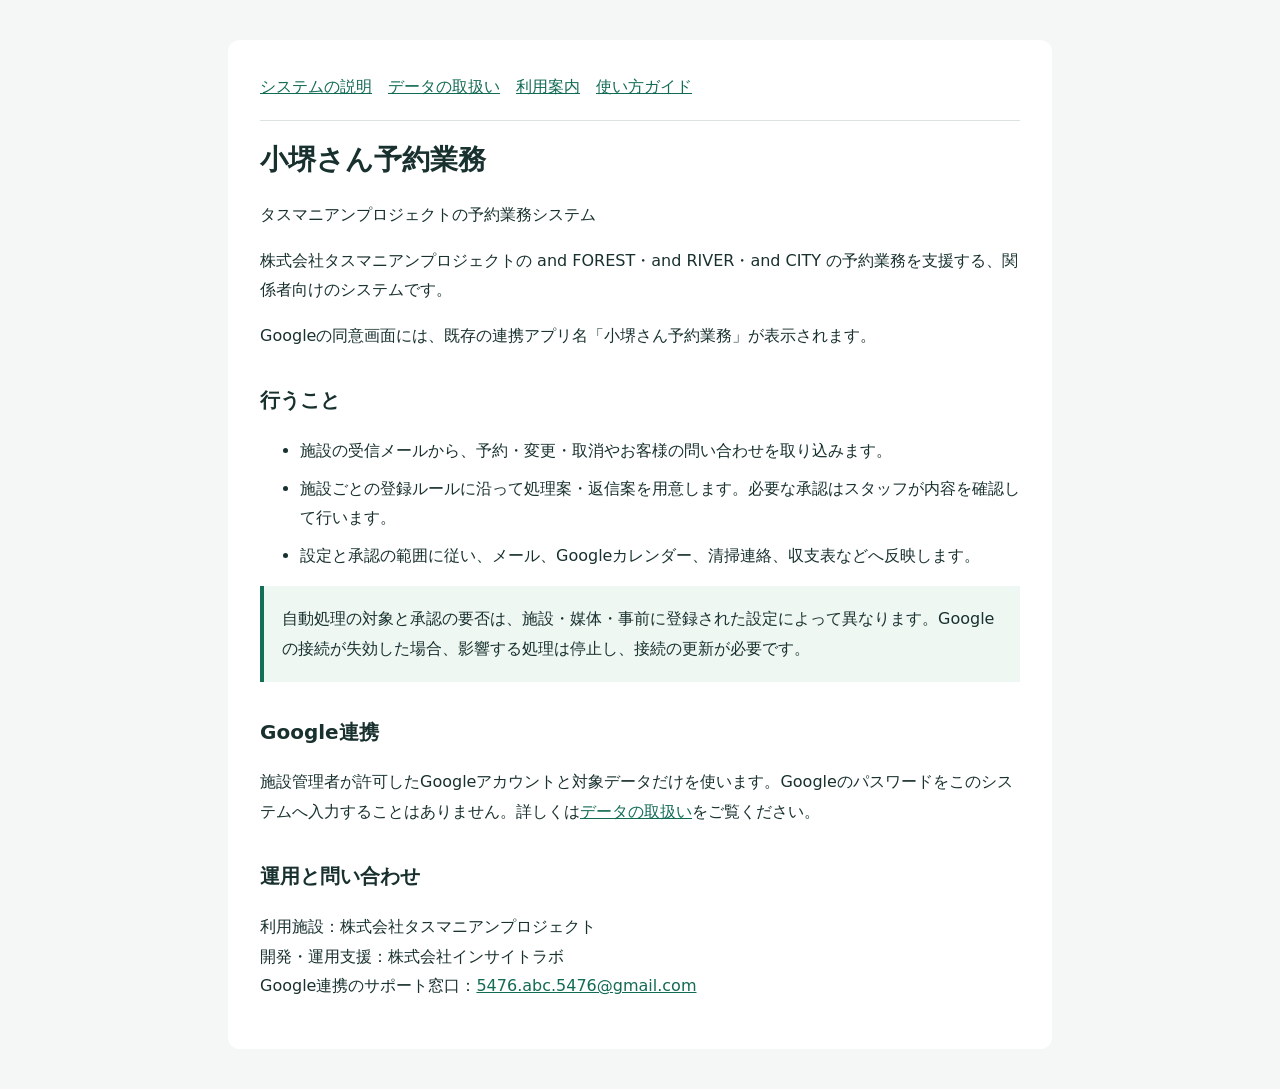
<file: application/index.html>
<!doctype html><html lang="ja"><head><meta charset="utf-8"><meta name="viewport" content="width=device-width,initial-scale=1"><title>小堺さん予約業務（タスマニアンプロジェクト）｜タスマニアンプロジェクト</title><style>body{font:16px/1.85 system-ui,sans-serif;color:#18312e;background:#f5f7f6;margin:0}main{max-width:760px;margin:40px auto;padding:32px;background:white;border-radius:12px}h1{font-size:28px;line-height:1.5}h2{font-size:20px;margin-top:32px}nav{display:flex;gap:16px;flex-wrap:wrap;border-bottom:1px solid #dbe4df;padding-bottom:18px}a{color:#126b54}small{color:#546761}li{margin-bottom:8px}.note{padding:18px;background:#eff7f3;border-left:4px solid #127057}@media(max-width:600px){main{margin:0;padding:24px;border-radius:0}}</style></head><body><main><nav><a href="index.html">システムの説明</a><a href="privacy.html">データの取扱い</a><a href="terms.html">利用案内</a><a href="../index.html">使い方ガイド</a></nav><h1>小堺さん予約業務</h1><p>タスマニアンプロジェクトの予約業務システム</p><p>株式会社タスマニアンプロジェクトの and FOREST・and RIVER・and CITY の予約業務を支援する、関係者向けのシステムです。</p><p>Googleの同意画面には、既存の連携アプリ名「小堺さん予約業務」が表示されます。</p><h2>行うこと</h2><ul><li>施設の受信メールから、予約・変更・取消やお客様の問い合わせを取り込みます。</li><li>施設ごとの登録ルールに沿って処理案・返信案を用意します。必要な承認はスタッフが内容を確認して行います。</li><li>設定と承認の範囲に従い、メール、Googleカレンダー、清掃連絡、収支表などへ反映します。</li></ul><p class="note">自動処理の対象と承認の要否は、施設・媒体・事前に登録された設定によって異なります。Googleの接続が失効した場合、影響する処理は停止し、接続の更新が必要です。</p><h2>Google連携</h2><p>施設管理者が許可したGoogleアカウントと対象データだけを使います。Googleのパスワードをこのシステムへ入力することはありません。詳しくは<a href="privacy.html">データの取扱い</a>をご覧ください。</p><h2>運用と問い合わせ</h2><p>利用施設：株式会社タスマニアンプロジェクト<br>開発・運用支援：株式会社インサイトラボ<br>Google連携のサポート窓口：<a href="mailto:5476.abc.5476@gmail.com">5476.abc.5476@gmail.com</a></p></main></body></html>
</file>
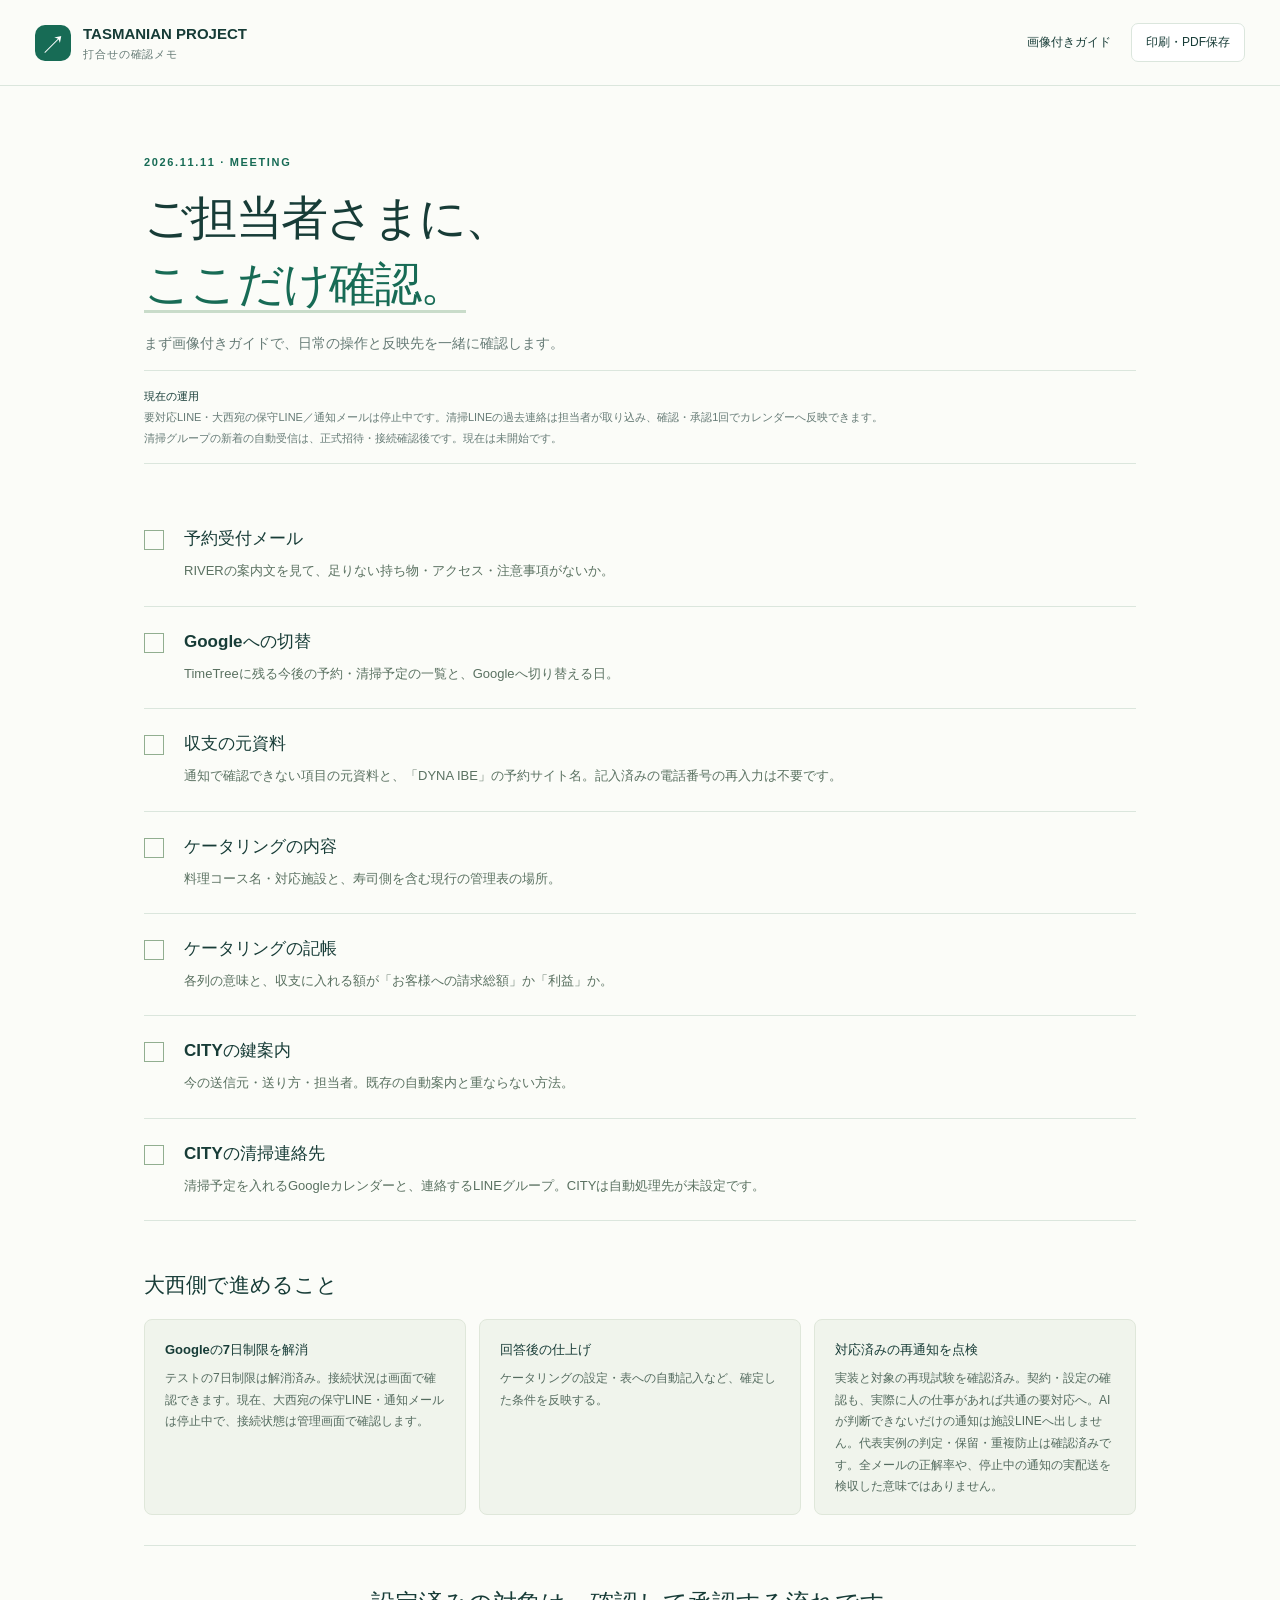
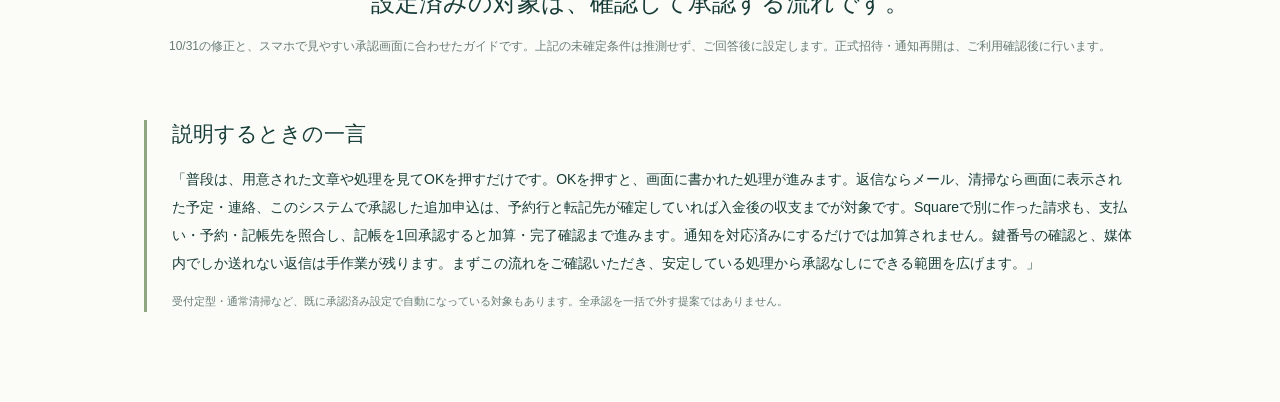
<file: meeting.html>
<!doctype html><html lang="ja"><head><meta charset="utf-8"><meta name="viewport" content="width=device-width,initial-scale=1"><title>打合せの確認メモ｜株式会社タスマニアンプロジェクト</title><link rel="stylesheet" href="guide.css"><script defer src="guide.js"></script></head><body class="meeting"><header class="top"><a href="index.html" class="brand"><span class="brand-icon">↗</span><span>TASMANIAN PROJECT<small>打合せの確認メモ</small></span></a><div class="top-actions"><a href="index.html">画像付きガイド</a><button id="print">印刷・PDF保存</button></div></header><main class="meeting-main"><div class="eyebrow">2026.11.11 · MEETING</div><h1>ご担当者さまに、<br><em>ここだけ確認。</em></h1><p class="lead">まず画像付きガイドで、日常の操作と反映先を一緒に確認します。</p><div class="sample-notice"><b>現在の運用</b><br>要対応LINE・大西宛の保守LINE／通知メールは停止中です。清掃LINEの過去連絡は担当者が取り込み、確認・承認1回でカレンダーへ反映できます。<br>清掃グループの新着の自動受信は、正式招待・接続確認後です。現在は未開始です。</div><ul class="meeting-list"><li><span class="tick"></span><div><b>予約受付メール</b><p>RIVERの案内文を見て、足りない持ち物・アクセス・注意事項がないか。</p></div></li><li><span class="tick"></span><div><b>Googleへの切替</b><p>TimeTreeに残る今後の予約・清掃予定の一覧と、Googleへ切り替える日。</p></div></li><li><span class="tick"></span><div><b>収支の元資料</b><p>通知で確認できない項目の元資料と、「DYNA IBE」の予約サイト名。記入済みの電話番号の再入力は不要です。</p></div></li><li><span class="tick"></span><div><b>ケータリングの内容</b><p>料理コース名・対応施設と、寿司側を含む現行の管理表の場所。</p></div></li><li><span class="tick"></span><div><b>ケータリングの記帳</b><p>各列の意味と、収支に入れる額が「お客様への請求総額」か「利益」か。</p></div></li><li><span class="tick"></span><div><b>CITYの鍵案内</b><p>今の送信元・送り方・担当者。既存の自動案内と重ならない方法。</p></div></li><li><span class="tick"></span><div><b>CITYの清掃連絡先</b><p>清掃予定を入れるGoogleカレンダーと、連絡するLINEグループ。CITYは自動処理先が未設定です。</p></div></li></ul><div class="owner-box"><h2>大西側で進めること</h2><div class="three"><div><b>Googleの7日制限を解消</b><p>テストの7日制限は解消済み。接続状況は画面で確認できます。現在、大西宛の保守LINE・通知メールは停止中で、接続状態は管理画面で確認します。</p></div><div><b>回答後の仕上げ</b><p>ケータリングの設定・表への自動記入など、確定した条件を反映する。</p></div><div><b>対応済みの再通知を点検</b><p>実装と対象の再現試験を確認済み。契約・設定の確認も、実際に人の仕事があれば共通の要対応へ。AIが判断できないだけの通知は施設LINEへ出しません。代表実例の判定・保留・重複防止は確認済みです。全メールの正解率や、停止中の通知の実配送を検収した意味ではありません。</p></div></div></div><div class="end-message"><strong>設定済みの対象は、確認して承認する流れです。</strong><p>10/31の修正と、スマホで見やすい承認画面に合わせたガイドです。上記の未確定条件は推測せず、ご回答後に設定します。正式招待・通知再開は、ご利用確認後に行います。</p></div><div class="read-aloud"><h2>説明するときの一言</h2><p>「普段は、用意された文章や処理を見てOKを押すだけです。OKを押すと、画面に書かれた処理が進みます。返信ならメール、清掃なら画面に表示された予定・連絡、このシステムで承認した追加申込は、予約行と転記先が確定していれば入金後の収支までが対象です。Squareで別に作った請求も、支払い・予約・記帳先を照合し、記帳を1回承認すると加算・完了確認まで進みます。通知を対応済みにするだけでは加算されません。鍵番号の確認と、媒体内でしか送れない返信は手作業が残ります。まずこの流れをご確認いただき、安定している処理から承認なしにできる範囲を広げます。」</p><small>受付定型・通常清掃など、既に承認済み設定で自動になっている対象もあります。全承認を一括で外す提案ではありません。</small></div></main></body></html>
</file>
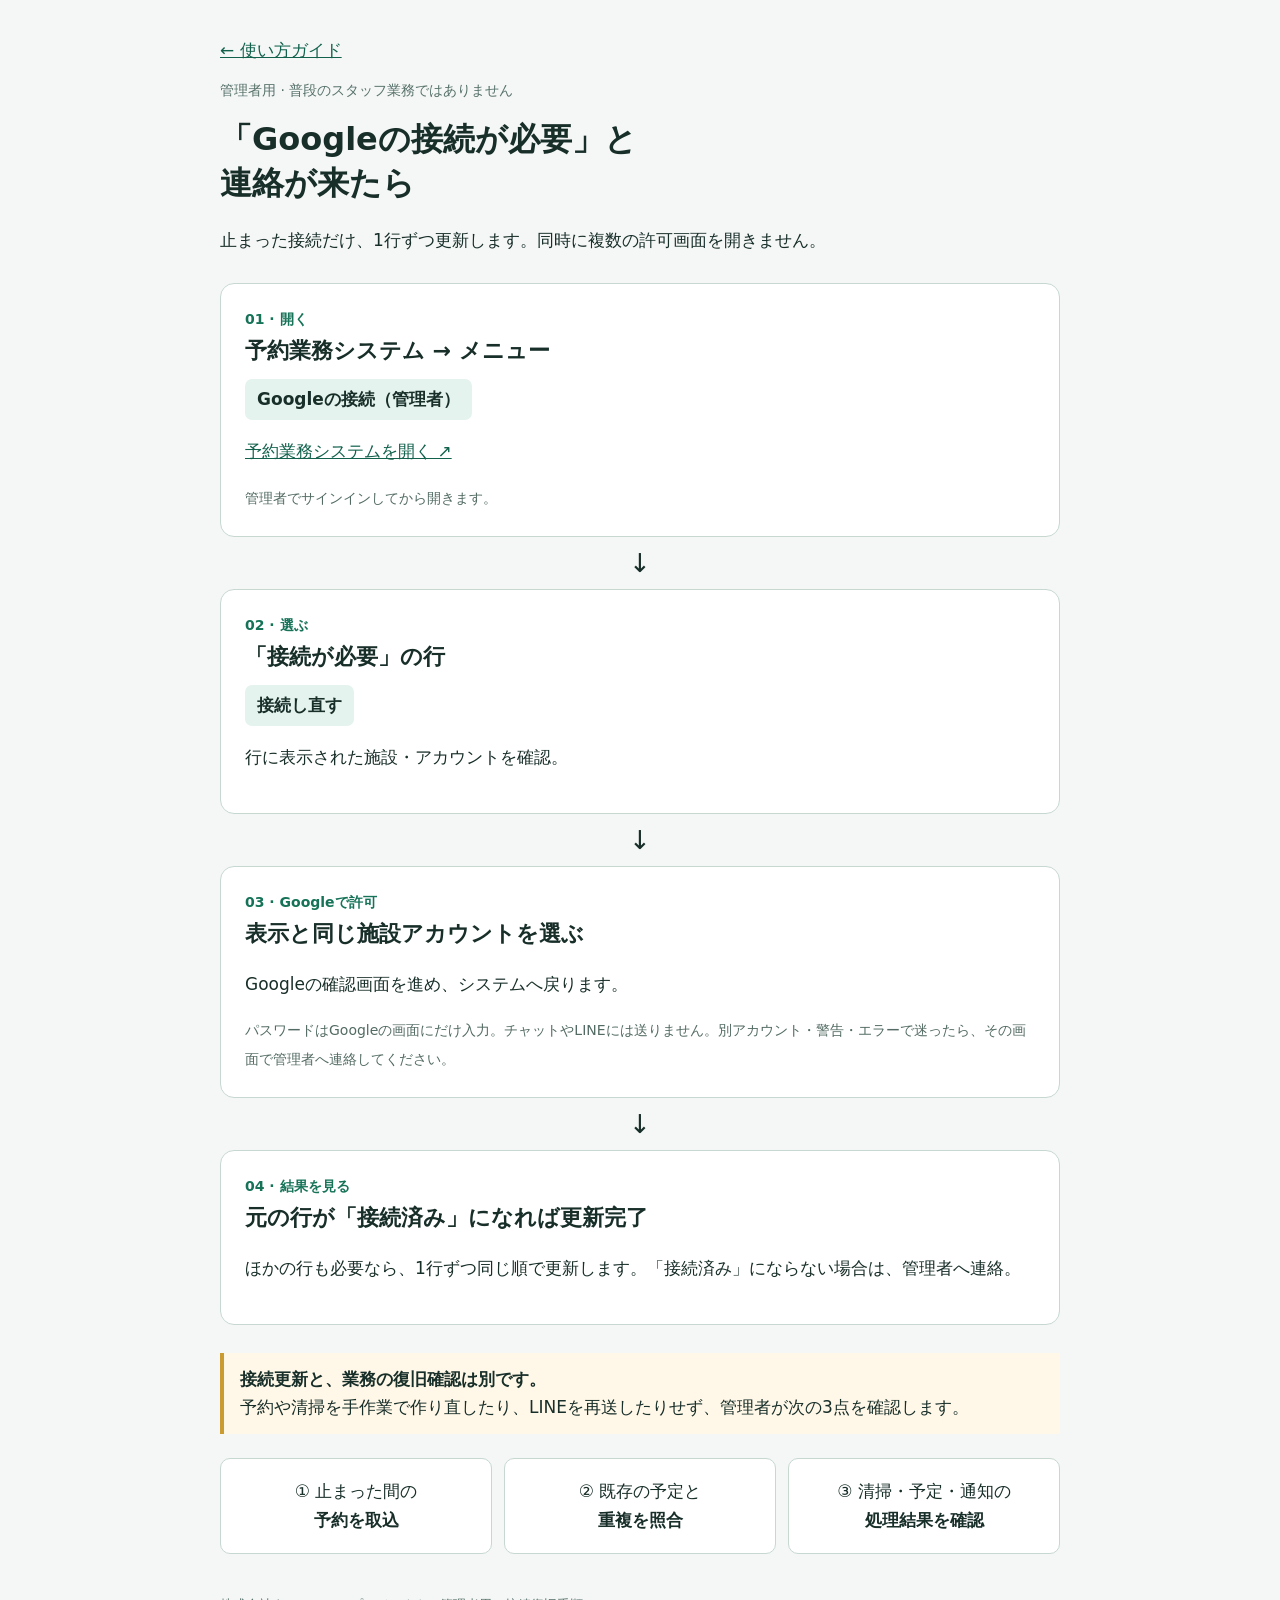
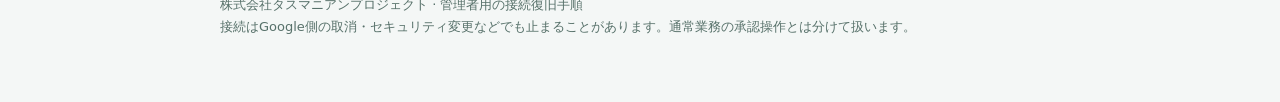
<file: reconnect.html>
<!doctype html>
<html lang="ja">
<meta charset="utf-8">
<meta name="viewport" content="width=device-width,initial-scale=1">
<meta name="robots" content="noindex,nofollow">
<title>接続が止まったとき｜管理者用</title>
<style>
*{box-sizing:border-box}body{margin:0;background:#f4f7f6;color:#182e29;font:17px/1.7 system-ui,sans-serif}main{max-width:880px;margin:auto;padding:36px 20px 64px}a{color:#11614c}h1{font-size:32px;line-height:1.4;margin:10px 0 20px}h2{font-size:22px;margin:0 0 10px}.tag{font-size:14px;color:#57716a}.flow{display:grid;gap:0;margin:28px 0}.card{background:white;border:1px solid #c7d8d1;border-radius:14px;padding:24px}.step{font-size:14px;color:#167358;font-weight:700}.arrow{text-align:center;font-size:26px;padding:4px}.pill{display:inline-block;padding:6px 12px;background:#e4f3ed;border-radius:7px;font-weight:700}.note{border-left:4px solid #c99b30;padding:12px 16px;background:#fff8e8;margin:24px 0}.checks{display:grid;grid-template-columns:repeat(3,1fr);gap:12px}.checks div{background:white;border:1px solid #c7d8d1;padding:18px;border-radius:10px;text-align:center}small{color:#536b64;font-size:14px}footer{margin-top:40px;font-size:13px;color:#57716a}@media(max-width:600px){h1{font-size:27px}.checks{grid-template-columns:1fr}.card{padding:20px}}
</style>
<main>
<a href="./index.html">← 使い方ガイド</a>
<p class="tag">管理者用 · 普段のスタッフ業務ではありません</p>
<h1>「Googleの接続が必要」と<br>連絡が来たら</h1>
<p>止まった接続だけ、1行ずつ更新します。同時に複数の許可画面を開きません。</p>
<div class="flow">
<section class="card"><div class="step">01 · 開く</div><h2>予約業務システム → メニュー</h2><span class="pill">Googleの接続（管理者）</span><p><a href="https://runtime-trial.up.railway.app/staff/">予約業務システムを開く ↗</a></p><small>管理者でサインインしてから開きます。</small></section>
<div class="arrow">↓</div>
<section class="card"><div class="step">02 · 選ぶ</div><h2>「接続が必要」の行</h2><span class="pill">接続し直す</span><p>行に表示された施設・アカウントを確認。</p></section>
<div class="arrow">↓</div>
<section class="card"><div class="step">03 · Googleで許可</div><h2>表示と同じ施設アカウントを選ぶ</h2><p>Googleの確認画面を進め、システムへ戻ります。</p><small>パスワードはGoogleの画面にだけ入力。チャットやLINEには送りません。別アカウント・警告・エラーで迷ったら、その画面で管理者へ連絡してください。</small></section>
<div class="arrow">↓</div>
<section class="card"><div class="step">04 · 結果を見る</div><h2>元の行が「接続済み」になれば更新完了</h2><p>ほかの行も必要なら、1行ずつ同じ順で更新します。「接続済み」にならない場合は、管理者へ連絡。</p></section>
</div>
<div class="note"><strong>接続更新と、業務の復旧確認は別です。</strong><br>予約や清掃を手作業で作り直したり、LINEを再送したりせず、管理者が次の3点を確認します。</div>
<div class="checks"><div>① 止まった間の<br><strong>予約を取込</strong></div><div>② 既存の予定と<br><strong>重複を照合</strong></div><div>③ 清掃・予定・通知の<br><strong>処理結果を確認</strong></div></div>
<footer>株式会社タスマニアンプロジェクト · 管理者用の接続復旧手順<br>接続はGoogle側の取消・セキュリティ変更などでも止まることがあります。通常業務の承認操作とは分けて扱います。</footer>
</main>
</html>
</file>
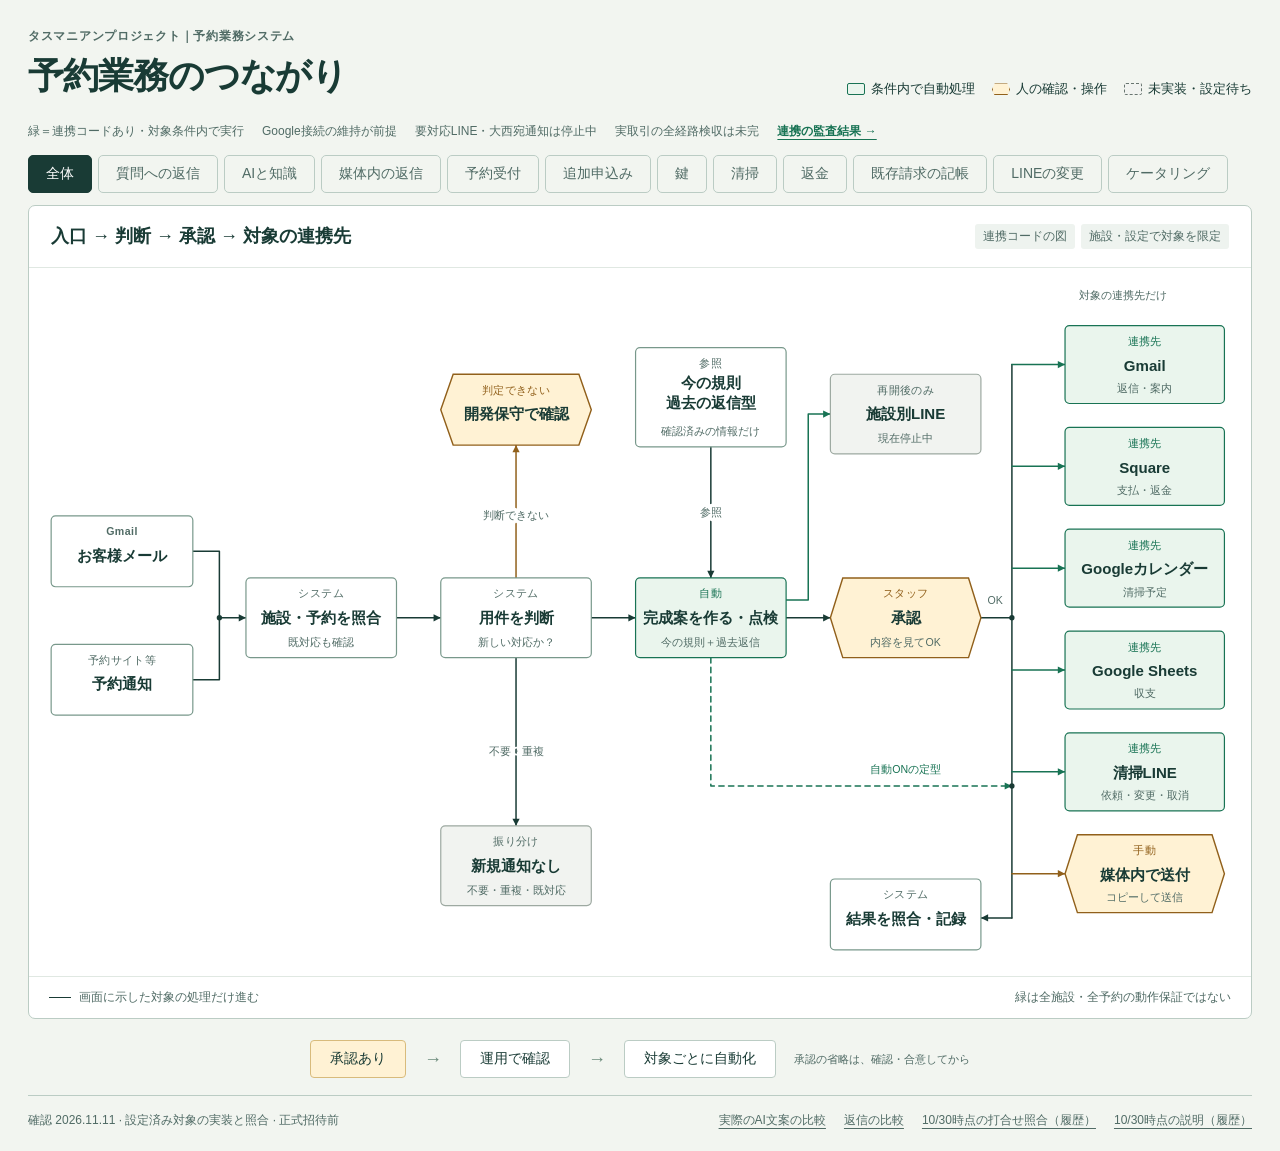
<file: workflow.html>
<!doctype html>
<html lang="ja">
<head>
<meta charset="utf-8"><meta name="viewport" content="width=device-width,initial-scale=1">
<title>予約業務の連携図｜小堺さん</title>
<style>
:root{--ink:#193b35;--muted:#506b65;--line:#bbccc4;--paper:#fff;--bg:#f2f5f0;--auto:#187354;--auto-bg:#eaf5ed;--human:#91601b;--human-bg:#fff2d4;--hold:#687570;--hold-bg:#f1f3f0}
*{box-sizing:border-box}body{margin:0;background:var(--bg);color:var(--ink);font-family:-apple-system,BlinkMacSystemFont,"Hiragino Sans","Yu Gothic",sans-serif}button,a{touch-action:manipulation}button{font:inherit;cursor:pointer}main{max-width:1480px;margin:auto;padding:28px 28px 22px}header{display:flex;align-items:flex-end;justify-content:space-between;gap:18px;margin-bottom:22px}.brand{font-size:12px;color:var(--muted);font-weight:650;letter-spacing:.06em}h1{font-size:clamp(25px,3vw,36px);letter-spacing:-.03em;margin:8px 0 0;line-height:1.3}.legend{display:flex;gap:17px;flex-wrap:wrap;font-size:13px;line-height:1.6}.legend span{display:flex;align-items:center;gap:6px}.swatch{height:12px;width:18px;border-radius:2px;background:var(--auto-bg);border:1.5px solid var(--auto)}.swatch.human{background:var(--human-bg);border-color:var(--human);clip-path:polygon(15% 0,85% 0,100% 50%,85% 100%,15% 100%,0 50%)}.swatch.pending{background:var(--hold-bg);border:1.5px dashed var(--hold)}
.audit-scope{display:flex;flex-wrap:wrap;gap:8px 18px;font-size:12px;line-height:1.6;margin:0 0 14px;color:var(--muted)}.audit-scope a{color:var(--auto);font-weight:700}.tabs{display:flex;gap:6px;overflow:auto;padding:0 0 12px;scrollbar-width:thin}.tabs button{flex:0 0 auto;white-space:nowrap;border:1px solid var(--line);background:transparent;color:var(--muted);font-size:14px;border-radius:5px;padding:9px 17px}.tabs button[aria-pressed="true"]{background:var(--ink);border-color:var(--ink);color:#fff}.tabs button:focus-visible,a:focus-visible{outline:3px solid #d18c28;outline-offset:3px}
.board{background:var(--paper);border:1px solid var(--line);border-radius:7px;overflow:hidden}.board-head{display:flex;align-items:center;justify-content:space-between;gap:16px;padding:17px 22px;border-bottom:1px solid #e0e8e2}h2{font-size:18px;margin:0;line-height:1.5}.chips{display:flex;gap:6px;flex-wrap:wrap;justify-content:flex-end}.chip{font-size:12px;line-height:1.4;padding:4px 8px;border-radius:3px;background:#eef3ef;color:var(--muted);white-space:nowrap}.chip.warn{background:var(--human-bg);color:var(--human)}.canvas{background-image:radial-gradient(#dce5de .7px,transparent .7px);background-size:18px 18px}svg{display:block;width:100%;height:auto;overflow:hidden}.wire{fill:none;stroke:var(--ink);stroke-width:1.7;stroke-linejoin:round;stroke-linecap:round}.wire.auto{stroke:var(--auto)}.wire.human{stroke:var(--human)}.wire.pending{stroke:var(--hold);stroke-dasharray:5 6}.wire.bypass{stroke:var(--auto);stroke-dasharray:6 5}.junction{fill:var(--ink)}.junction.auto{fill:var(--auto)}.node .box{fill:var(--paper);stroke:#78988b;stroke-width:1.35}.node.auto .box{fill:var(--auto-bg);stroke:var(--auto)}.node.human .box{fill:var(--human-bg);stroke:var(--human);stroke-width:1.6}.node.wait .box{fill:#edf2f4;stroke:#78929a}.node.pending .box{fill:var(--hold-bg);stroke:var(--hold);stroke-dasharray:5 4}.node.stopped .box{fill:var(--hold-bg);stroke:#9da9a1}.node text{font-family:inherit;fill:var(--ink);text-anchor:middle}.node .role{font-size:12px;font-weight:550;letter-spacing:.04em;fill:var(--muted)}.node.human .role{fill:var(--human)}.node.auto .role{fill:var(--auto)}.node .label{font-size:17px;font-weight:650}.node .sub{font-size:12px;fill:var(--muted)}.wire-label{font-family:inherit;font-size:12px;fill:var(--muted);text-anchor:middle;paint-order:stroke;stroke:#fff;stroke-width:8px;stroke-linejoin:round}.wire-label.auto{fill:var(--auto)}.board-foot{display:flex;align-items:center;justify-content:space-between;gap:16px;border-top:1px solid #e0e8e2;padding:12px 20px;color:var(--muted);font-size:12px}.keynote{display:flex;gap:8px;align-items:center}.keynote:before{content:"";display:block;width:22px;border-top:1.7px solid var(--ink)}.future{display:flex;align-items:center;justify-content:center;gap:18px;padding:21px 0 17px;font-size:14px}.future .box{padding:9px 19px;border:1px solid var(--line);background:#fff;border-radius:4px}.future .box:first-child{background:var(--human-bg);border-color:#d8bb7c}.future .box:last-child{background:var(--auto-bg);border-color:#9cbea9}.future .arrow{color:#6b8a7b;font-size:18px}.future small{font-size:11px;color:var(--muted)}footer{display:flex;justify-content:space-between;align-items:center;gap:15px;flex-wrap:wrap;border-top:1px solid var(--line);padding-top:16px;font-size:12px;color:var(--muted)}.references{display:flex;gap:18px;flex-wrap:wrap}a{color:var(--muted);text-underline-offset:4px}.sr-only{position:absolute;width:1px;height:1px;padding:0;margin:-1px;overflow:hidden;clip:rect(0,0,0,0);white-space:nowrap;border:0}
@media(max-width:760px){main{padding:20px 12px}header{display:block;margin-bottom:20px}.legend{margin-top:18px;gap:15px;font-size:12px}.tabs button{padding:9px 14px}.board-head{display:block;padding:14px 13px}.chips{justify-content:flex-start;margin-top:9px}.board-foot{padding:12px;display:block;font-size:12px}.board-foot>span:last-child{display:block;margin-top:8px}.future{gap:8px;flex-wrap:wrap;font-size:12px;padding-top:18px}.future .box{padding:8px 11px}.future small{flex-basis:100%;text-align:center}h2{font-size:17px}footer{font-size:11px}.references{gap:15px}}
@page{size:A4 landscape;margin:12mm}@media print{body{background:white}main{padding:0;max-width:none}header{margin-bottom:12px}h1{font-size:24px}.tabs,.references{display:none}.board-head{padding:8px 12px}.board{border-color:#a5b9ad}.canvas{background:none}svg{max-height:143mm}.future{padding:10px;font-size:12px}footer{padding-top:8px}.brand{font-size:10px}.legend{font-size:10px}}
</style>
</head>
<body><main>
<header><div><div class="brand">タスマニアンプロジェクト｜予約業務システム</div><h1>予約業務のつながり</h1></div><div class="legend" aria-label="図の凡例"><span><i class="swatch"></i>条件内で自動処理</span><span><i class="swatch human"></i>人の確認・操作</span><span><i class="swatch pending"></i>未実装・設定待ち</span></div></header>
<div class="audit-scope" role="note"><span>緑＝連携コードあり・対象条件内で実行</span><span>Google接続の維持が前提</span><span>要対応LINE・大西宛通知は停止中</span><span>実取引の全経路検収は未完</span><a href="meeting.html">連携の監査結果 →</a></div>
<nav class="tabs" aria-label="業務別の連携図">
<button type="button" data-scene="all" aria-pressed="true">全体</button><button type="button" data-scene="faq" aria-pressed="false">質問への返信</button><button type="button" data-scene="knowledge" aria-pressed="false">AIと知識</button><button type="button" data-scene="ota" aria-pressed="false">媒体内の返信</button><button type="button" data-scene="ack" aria-pressed="false">予約受付</button><button type="button" data-scene="option" aria-pressed="false">追加申込み</button><button type="button" data-scene="key" aria-pressed="false">鍵</button><button type="button" data-scene="cleaning" aria-pressed="false">清掃</button><button type="button" data-scene="refund" aria-pressed="false">返金</button><button type="button" data-scene="income" aria-pressed="false">既存請求の記帳</button><button type="button" data-scene="linechange" aria-pressed="false">LINEの変更</button><button type="button" data-scene="catering" aria-pressed="false">ケータリング</button>
</nav>
<article class="board"><div class="board-head"><h2 id="scene-title">入口 → 判断 → 承認 → 連携先</h2><div class="chips" id="scope"></div></div><div class="canvas" id="canvas"></div><div class="board-foot"><span class="keynote" id="route-note">承認した対象の処理だけ進む</span><span id="scene-note">要対応LINEと清掃LINEは別</span></div></article>
<div class="future" aria-label="今後の自動化"><span class="box">承認あり</span><span class="arrow">→</span><span class="box">運用で確認</span><span class="arrow">→</span><span class="box">対象ごとに自動化</span><small>承認の省略は、確認・合意してから</small></div>
<footer><span>確認 2026.11.11 · 設定済み対象の実装と照合 · 正式招待前</span><div class="references"><a href="index.html#reply">実際のAI文案の比較</a><a href="index.html#reply">返信の比較</a><a href="meeting.html">10/30時点の打合せ照合（履歴）</a><a href="index.html">10/30時点の説明（履歴）</a></div></footer>
<div class="sr-only" id="status" aria-live="polite"></div>
</main>
<script>
const NS='http://www.w3.org/2000/svg';
const stage=(id,kind,label,sub='',role='')=>({id,kind,label:Array.isArray(label)?label:[label],sub,role});
const scenes={
 all:{title:'入口 → 判断 → 承認 → 対象の連携先',chips:['連携コードの図','施設・設定で対象を限定'],note:'画面に示した対象の処理だけ進む',side:'緑は全施設・全予約の動作保証ではない'},
 faq:{title:'通常の質問 → 完成文を確認 → メール送信',chips:['通常の質問のみ','承認後に送信'],note:'スタッフは全文を見てOK',side:'媒体内の送付は別の図へ',steps:[stage('mail','system','お客様の質問','','受信'),stage('match','system','予約・施設の照合','','システム'),stage('draft','auto',['回答を用意','コード＋AI点検'],'今回の規則・過去の型','自動'),stage('approve','human','承認','全文・条件を確認','スタッフ'),stage('send','auto','Gmailで送信','','自動'),stage('result','auto','送信結果の照合','','自動')]},
 knowledge:{title:'関連する知識 → 読取 → 文案 → 別の点検',chips:['予算承認がある通常質問','過去返信の型を選ぶ','新回答の自動学習は未実装'],note:'過去の料金・特例を今の事実にしない',side:'検査は無誤りの保証ではない',steps:[stage('past','system',['施設別の過去返信','調査した範囲を整理'],'全本文の読了とは別','調査記録あり'),stage('catalog','system',['用件・工程・文型','注意条件を体系化'],'7層・19型・13文例','整理済み'),stage('select','system',['今回に合う知識','現行ルールと照合'],'毎回の案に参照','システム'),stage('reader','auto','Haikuで読取','有効な予算承認が前提','条件付き'),stage('writer','auto','Sonnetで文案','今回の確定情報だけ','自動'),stage('review','auto',['コード：話題・数字','別AI：案内の抜け'],'検出した不足は保留','点検'),stage('approve','human','承認','完成文を確認してOK','スタッフ'),stage('send','auto','送信・結果照合','対応するメール経路','システム')]},
 ota:{title:'本文を読める？ → 案を用意 → 媒体で送付',chips:['メールに本文あり：AI案','本文なし：手動で取込','媒体での送付・結果記録は手動'],note:'本文の取り方で2経路に分かれる',side:'根拠不足だけ、担当者に確認'},
 ack:{title:'一休の新規予約 → 対象施設の受付文',chips:['一休','FOREST・RIVER：自動ON','CITY：自動送信なし'],note:'FORESTは従来の本案内を復元済み',side:'RIVER登録文の内容確認は今回の対象外',steps:[stage('notice','system','一休の予約通知','','受信'),stage('match','system','予約・宛先を照合','対象条件・既送信も確認','システム'),stage('draft','auto',['施設の受付文','FOREST：本案内'],'RIVER：登録文を使用','定型文'),stage('policy','auto','承認省略の設定','FOREST・RIVER','自動ON'),stage('send','auto','Gmailで送信','人が編集した文は別承認','条件付き'),stage('result','auto','送信結果の照合','','自動')]},
 option:{title:'申込み → 承認1回 → 入金 → 返信・反映',chips:['FOREST・RIVER：承認1回ON','CITY：自動受付OFF','対象条件内のみ'],note:'申込みを注文として扱う対象の経路',side:'直前の時刻変更などは現場確認へ',steps:[stage('request','system','追加の申込み','料金の質問とは区別','受信'),stage('facts','system',['数量・料金・既払い','対象条件を照合'],'現行ルール','システム'),stage('draft','auto','完成した処理案','支払後の処理も含む','自動'),stage('approve','human','承認1回','今回の対象・金額・処理','スタッフ'),stage('link','auto',['支払リンク作成','案内の返信'],'承認した内容で','自動'),stage('guest','wait','お客様の支払い','必要な回答は先に確認','お客様'),stage('paid','auto','入金を照合','同じ決済・金額','自動'),stage('paidReply','auto','入金確認の返信','この注文の承認範囲','自動'),stage('effects','auto',['登録範囲の収支','承認内の清掃反映'],'条件不明は保留','自動')]},
 key:{title:'番号の確認・貼付 → 案内を準備 → 送付',chips:['FOREST・RIVER','CITY：未設定','番号確認・貼付：手動','API：将来対応'],note:'送付日時は現在のコードで前日15:00',side:'Gmailの送信予約欄には作らない',steps:[stage('booking','system','対象の予約','','システム'),stage('pin','human',['番号を確認','欄へ貼り付け'],'RemoteLOCK等','スタッフ'),stage('draft','auto',['宛先・日時','案内文を用意'],'既送信も照合','自動'),stage('approve','human','内容を確認','予約・番号・送付先','スタッフ'),stage('schedule','auto','システムで予約','対応するメール経路','自動'),stage('send','auto',['前日15:00','Gmailで送信'],'接続・照合が正常な時','自動'),stage('result','auto','送信結果の照合','','自動')]},
 cleaning:{title:'通常の清掃計画 → カレンダー・清掃LINE',chips:['FOREST・RIVER：自動ON','赤予定だけ：OFF','原則15日に翌月分'],note:'通常計画・元の承認範囲で実行',side:'可否が必要な例外・接続不明は確認へ',steps:[stage('booking','system',['新しい予約','変更・取消'],'移行・読取済みの情報','受信'),stage('neighbors','system','前後の宿泊を照合','','システム'),stage('plan','auto',['通常／簡易を判定','人数・BBQ・ペット'],'次の宿泊準備','自動'),stage('release','system','対象月を解禁','原則15日に翌月分','日程'),stage('policy','auto','登録方針を照合','有料追加は元承認の範囲','条件付き'),stage('calendar','auto',['Googleカレンダー','登録・変更・取消'],'既存・重複を照合','自動'),stage('line','auto','清掃LINEで連絡','通常計画・承認範囲内','自動'),stage('result','auto','結果を照合・記録','接続の維持が前提','自動')]},
 refund:{title:'対象の取消・変更 → 承認 → 返金・収支調整',chips:['このシステムの対象Square決済','振込等：手動','実返金の検収：未実施'],note:'対象は本システムの請求・支払リンク分',side:'不明時は自動で再返金せず照合',steps:[stage('request','system',['対象決済の','取消・変更'],'登録された返金条件','システム'),stage('facts','system',['元決済・既返金','対象・金額を照合'],'必要なSquare権限も確認','システム'),stage('draft','auto','返金・収支の案','後続の調整も提示','自動'),stage('approve','human','返金を承認','対象・金額・収支調整','スタッフ'),stage('refund','auto','Squareで返金','開始記録→対象のPOST','自動'),stage('check','auto','GETで結果を照合','不明・処理中は待つ','自動'),stage('income','auto','月別収支を調整','この対象の取消調整','自動'),stage('result','auto','結果を照合・記録','外部結果・書込を確認','自動')]},
 income:{title:'既存Square請求 → 記帳を承認 → 収支へ',chips:['支払通知だけで完了にしない','記帳済みなら重ねて書かない'],note:'「対応しました」は記帳の代わりにならない',side:'予約・行が特定できない時は確認へ',steps:[stage('notice','system','支払完了の通知','既存のSquare請求','受信'),stage('paid','auto','Squareで実入金照合','金額・既返金も確認','システム'),stage('match','system',['予約・記帳先','未記帳を照合'],'一意に特定した行','準備'),stage('approve','human','記帳を1回承認','入金・対象・加算額','スタッフ'),stage('write','auto','収支表へ加算','共有の加算記録で重複防止','自動'),stage('verify','auto','記入結果を読み戻す','合うまで未完で追跡','照合')]},
 linechange:{title:'清掃LINEの既存連絡 → 承認 → 予定だけ更新',chips:['正式接続前は引継ぎ取込','清掃LINEは再送しない'],note:'同じ清掃の変更・削除だけを反映',side:'新着の自動受信は正式招待・接続後',steps:[stage('line','system','既存の清掃連絡','日付・人数・BBQ・ペット','原文'),stage('import','human','連絡を引き継ぐ','正式接続前の担当者操作','引継ぎ'),stage('diff','auto',['変更前・変更後','削除する予定を用意'],'予約・既存予定と照合','準備'),stage('approve','human','内容を1回承認','日付・条件・差分','スタッフ'),stage('calendar','auto','カレンダーだけ反映','清掃LINEの再送なし','自動'),stage('verify','auto','結果を読み戻す','重複・他の予定を保護','照合')]},
 catering:{title:'案の確認・案件化 → 手動調整 → 確定連絡',chips:['料理・施設：実設定待ち','シェフへの送付は手動','管理表の自動記入：未実装'],note:'条件を管理し、連絡文を用意する機能',side:'入金後の確定連絡もスタッフが送る',steps:[stage('request','system','料理の希望を読む','受信内容・予約コメント','システム'),stage('settings','pending',['料理・対応施設','現行メニュー'],'未確定条件あり','実設定待ち'),stage('draft','auto',['聞取り・人数別料金','案を用意'],'受信内容から準備','実装あり'),stage('approve','human','案を確認・案件化','完成した対象内容','スタッフ'),stage('chef','human','シェフと調整','文をコピーして既存LINEへ','手動'),stage('guest','wait',['お客様の同意','お支払い'],'シェフ可否も確認','お客様'),stage('firm','human','確定連絡を送付','用意した文をコピー','スタッフ'),stage('record','human','送付結果を記録','送付済み・未送付等','スタッフ'),stage('sheet','pending','管理表へ自動記入','列・計上額の確認待ち','未実装')]}
};
let current='all';
function element(tag,attrs={},text){const e=document.createElementNS(NS,tag);for(const[k,v]of Object.entries(attrs))e.setAttribute(k,String(v));if(text!==undefined)e.textContent=text;return e}
function label(svg,x,y,text,kind=''){svg.append(element('text',{x,y,class:'wire-label '+kind},text))}
function makeSvg(w,h,title){const svg=element('svg',{viewBox:`0 0 ${w} ${h}`,role:'img','aria-label':title});svg.append(element('title',{},title));const defs=element('defs');for(const[k,color]of [['system','#193b35'],['auto','#187354'],['human','#91601b'],['pending','#687570']]){const m=element('marker',{id:'arrow-'+k,viewBox:'0 0 10 10',refX:9,refY:5,markerWidth:6,markerHeight:6,orient:'auto-start-reverse'});m.append(element('path',{d:'M 1 1 L 9 5 L 1 9 Z',fill:color}));defs.append(m)}svg.append(defs);return svg}
function wire(svg,d,kind='',arrow=true){svg.append(element('path',{d,class:'wire '+kind,...(arrow?{'marker-end':'url(#arrow-'+(kind==='bypass'?'auto':kind||'system')+')'}:{})}))}
function node(svg,o){const{x,y,w,h}=o,g=element('g',{class:'node '+o.kind,'data-node':o.id});if(o.kind==='human')g.append(element('polygon',{class:'box',points:`${x+14},${y} ${x+w-14},${y} ${x+w},${y+h/2} ${x+w-14},${y+h} ${x+14},${y+h} ${x},${y+h/2}`}));else g.append(element('rect',{class:'box',x,y,width:w,height:h,rx:5}));const role=o.role||({auto:'自動',human:'スタッフ',system:'システム',wait:'待ち',pending:'未実装',stopped:'対象外'}[o.kind]);if(role)g.append(element('text',{class:'role',x:x+w/2,y:y+22},role));const start=o.label.length>1?y+45:y+51;for(let i=0;i<o.label.length;i++)g.append(element('text',{class:'label',x:x+w/2,y:start+i*23},o.label[i]));if(o.sub)g.append(element('text',{class:'sub',x:x+w/2,y:y+h-13},o.sub));svg.append(g)}
function overview(mobile){const svg=makeSvg(mobile?390:1380,mobile?1595:800,'予約通知から、判断・承認・各サービスへの連携');
 const N=mobile?[
 {...stage('mail','system','お客様メール','','Gmail'),x:10,y:26,w:175,h:76},{...stage('notice','system','予約通知','','予約サイト等'),x:205,y:26,w:175,h:76},
 {...stage('match','system','施設・予約を照合','既対応も確認'),x:80,y:170,w:230,h:88},
 {...stage('judge','system','用件を判断','新しい対応か？'),x:80,y:320,w:230,h:88},
 {...stage('admin','human','開発保守で確認','','判定できない'),x:10,y:465,w:170,h:76},
 {...stage('quiet','stopped','新規通知なし','不要・重複・既対応','振り分け'),x:210,y:465,w:170,h:88},
 {...stage('draft','auto','完成案を作る・点検','今の規則＋過去返信'),x:80,y:620,w:230,h:88},
 {...stage('notify','stopped','施設別LINE','現在停止中','再開後のみ'),x:10,y:785,w:170,h:88},
 {...stage('approval','human','承認','内容を見てOK','スタッフ'),x:210,y:785,w:170,h:88},
 {...stage('execute','system','承認した処理を実行','','コード'),x:80,y:955,w:230,h:80},
 ...[['gmail','Gmail','返信・案内','auto'],['square','Square','支払・返金','auto'],['calendar','Googleカレンダー','清掃予定','auto'],['sheets','Google Sheets','収支','auto'],['line','清掃LINE','依頼・変更・取消','auto'],['media','媒体内で送付','コピーして送信','human']].map((v,i)=>({...stage(v[0],v[3],v[1],v[2],v[0]==='media'?'手動':'連携先'),x:i%2?210:10,y:1120+Math.floor(i/2)*120,w:170,h:88})),
 {...stage('record','system','結果を照合・記録','','システム'),x:80,y:1490,w:230,h:80}
 ]:[
 {...stage('mail','system','お客様メール','','Gmail'),x:25,y:280,w:160,h:80},{...stage('notice','system','予約通知','','予約サイト等'),x:25,y:425,w:160,h:80},
 {...stage('match','system','施設・予約を照合','既対応も確認'),x:245,y:350,w:170,h:90},
 {...stage('judge','system','用件を判断','新しい対応か？'),x:465,y:350,w:170,h:90},
 {...stage('admin','human','開発保守で確認','','判定できない'),x:465,y:120,w:170,h:80},
 {...stage('quiet','stopped','新規通知なし','不要・重複・既対応','振り分け'),x:465,y:630,w:170,h:90},
 {...stage('knowledge','system',['今の規則','過去の返信型'],'確認済みの情報だけ','参照'),x:685,y:90,w:170,h:112},
 {...stage('draft','auto','完成案を作る・点検','今の規則＋過去返信'),x:685,y:350,w:170,h:90},
 {...stage('notify','stopped','施設別LINE','現在停止中','再開後のみ'),x:905,y:120,w:170,h:90},
 {...stage('approval','human','承認','内容を見てOK','スタッフ'),x:905,y:350,w:170,h:90},
 ...[['gmail','Gmail','返信・案内','auto'],['square','Square','支払・返金','auto'],['calendar','Googleカレンダー','清掃予定','auto'],['sheets','Google Sheets','収支','auto'],['line','清掃LINE','依頼・変更・取消','auto'],['media','媒体内で送付','コピーして送信','human']].map((v,i)=>({...stage(v[0],v[3],v[1],v[2],v[0]==='media'?'手動':'連携先'),x:1170,y:65+i*115,w:180,h:88})),
 {...stage('record','system','結果を照合・記録','','システム'),x:905,y:690,w:170,h:80}
 ];
 if(mobile){wire(svg,'M97 102 V135 H195 V170');wire(svg,'M292 102 V135 H195', '',false);wire(svg,'M195 258 V320');wire(svg,'M80 364 H45 V430 H95 V465','human');wire(svg,'M310 364 H345 V430 H295 V465');wire(svg,'M195 408 V620');wire(svg,'M195 708 V742 H295 V785');wire(svg,'M195 742 H95 V785','auto');wire(svg,'M295 873 V920 H195 V955');wire(svg,'M80 664 H3 V995 H80','bypass');wire(svg,'M195 1035 V1490','',true);for(const y of [1164,1284,1404]){wire(svg,`M195 ${y} H180`,'auto');wire(svg,`M195 ${y} H210`,y===1404?'human':'auto')}label(svg,195,586,'通常の対応');label(svg,78,928,'自動ONの定型','auto');label(svg,195,1085,'対象の連携先だけ');}
 else{wire(svg,'M185 320 H215 V395 H245');wire(svg,'M185 465 H215 V395','',false);wire(svg,'M415 395 H465');wire(svg,'M635 395 H685');wire(svg,'M855 395 H905');wire(svg,'M1075 395 H1110','',false);wire(svg,'M550 350 V200','human');wire(svg,'M550 440 V630');wire(svg,'M770 202 V350');wire(svg,'M855 375 H880 V165 H905','auto');wire(svg,'M770 440 V585 H1110','bypass');wire(svg,'M1110 109 V734','',false);for(let i=0;i<6;i++)wire(svg,`M1110 ${109+i*115} H1170`,i===5?'human':'auto');wire(svg,'M1110 734 H1075');label(svg,550,283,'判断できない','human');label(svg,550,550,'不要・重複');label(svg,770,280,'参照');label(svg,990,570,'自動ONの定型','auto');label(svg,1235,35,'対象の連携先だけ');label(svg,1091,380,'OK');for(const [x,y]of [[215,395],[1110,395],[1110,585]])svg.append(element('circle',{cx:x,cy:y,r:3,class:'junction'}));}
 N.forEach(n=>node(svg,n));return svg;}
function processDiagram(s,mobile){const cols=mobile?1:5,w=mobile?390:1380,nodeW=mobile?300:205,nodeH=112,gap=mobile?55:122,rows=Math.ceil(s.steps.length/cols),height=(mobile?34:105)+rows*nodeH+(rows-1)*gap+(mobile?30:100);const svg=makeSvg(w,height,s.title),nodes=s.steps.map((n,i)=>{const row=Math.floor(i/cols),pos=i%cols,col=row%2?cols-1-pos:pos;return {...n,x:mobile?45:52+col*268,y:(mobile?24:100)+row*(nodeH+gap),w:nodeW,h:nodeH}});
 for(let i=1;i<nodes.length;i++){const a=nodes[i-1],b=nodes[i],kind=(a.kind==='pending'||b.kind==='pending')?'pending':b.kind==='human'?'human':'auto';let d;if(a.y===b.y){const right=b.x>a.x;d=`M${right?a.x+a.w:a.x} ${a.y+a.h/2} H${right?b.x:b.x+b.w}`;}else{d=`M${a.x+a.w/2} ${a.y+a.h} V${b.y}`;}wire(svg,d,kind);}
 nodes.forEach((n,i)=>{node(svg,n);svg.append(element('text',{x:n.x+14,y:n.y-10,class:'wire-label'},String(i+1).padStart(2,'0')))});return svg;}
function otaDiagram(mobile){const svg=makeSvg(mobile?390:1380,mobile?1325:800,scenes.ota.title);const N=mobile?[
 {...stage('notice','system','媒体からの通知','','受信'),x:80,y:30,w:230,h:88},
 {...stage('match','system','予約・経路を照合','','システム'),x:80,y:175,w:230,h:88},
 {...stage('body','system','本文を読める？','メール内のお客様の文','分岐'),x:80,y:320,w:230,h:88},
 {...stage('ai','auto','通常AIの返信案','対象の通常質問だけ','本文あり'),x:10,y:485,w:175,h:110},
 {...stage('paste','human',['お客様の文を','貼り付け'],'媒体から本文を取込','本文なし'),x:205,y:485,w:175,h:110},
 {...stage('rules','auto',['登録FAQで','案を用意'],'答えが1つに決まる時','条件付き'),x:205,y:660,w:175,h:110},
 {...stage('check','human','文面を確認','この経路の確認手順','スタッフ'),x:80,y:875,w:230,h:88},
 {...stage('send','human','媒体内で送付','コピーして送信','手動'),x:80,y:1020,w:230,h:88},
 {...stage('record','human','送付結果を記録','','スタッフ'),x:80,y:1165,w:230,h:88}]:[
 {...stage('notice','system','媒体からの通知','','受信'),x:30,y:115,w:220,h:100},
 {...stage('match','system','予約・経路を照合','','システム'),x:320,y:115,w:220,h:100},
 {...stage('body','system','本文を読める？','メール内のお客様の文','分岐'),x:660,y:115,w:220,h:100},
 {...stage('ai','auto','通常AIの返信案','対象の通常質問だけ','本文あり'),x:1100,y:115,w:230,h:100},
 {...stage('paste','human',['お客様の文を','貼り付け'],'媒体から本文を取込','本文なし'),x:660,y:355,w:220,h:112},
 {...stage('rules','auto',['登録FAQで','案を用意'],'答えが1つに決まる時','条件付き'),x:1100,y:355,w:230,h:112},
 {...stage('check','human','文面を確認','この経路の確認手順','スタッフ'),x:1100,y:620,w:230,h:100},
 {...stage('send','human','媒体内で送付','コピーして送信','手動'),x:660,y:620,w:220,h:100},
 {...stage('record','human','送付結果を記録','','スタッフ'),x:250,y:620,w:220,h:100}];
 if(mobile){wire(svg,'M195 118 V175');wire(svg,'M195 263 V320');wire(svg,'M195 408 V440 H97 V485','auto');wire(svg,'M195 440 H292 V485','human');wire(svg,'M97 595 V825 H195 V875','auto');wire(svg,'M292 595 V660','auto');wire(svg,'M292 770 V825 H195','auto',false);wire(svg,'M195 963 V1020','human');wire(svg,'M195 1108 V1165','human');label(svg,97,460,'本文あり');label(svg,292,460,'本文なし','human');}
 else{wire(svg,'M250 165 H320');wire(svg,'M540 165 H660');wire(svg,'M880 165 H1100','auto');label(svg,990,146,'本文あり');wire(svg,'M770 215 V355','human');label(svg,824,290,'本文なし','human');wire(svg,'M880 411 H1100','auto');wire(svg,'M1215 215 H1360 V575 H1215 V620','auto');wire(svg,'M1215 467 V575','auto',false);wire(svg,'M1100 670 H880','human');wire(svg,'M660 670 H470','human');}
 N.forEach(n=>node(svg,n));return svg;}
function render(){const s=scenes[current],mobile=matchMedia('(max-width:760px)').matches;document.getElementById('scene-title').textContent=s.title;const scope=document.getElementById('scope');scope.replaceChildren();s.chips.forEach(t=>{const e=document.createElement('span');e.className='chip'+(/OFF|待ち|未実装|手動|将来|未完/.test(t)?' warn':'');e.textContent=t;scope.append(e)});document.getElementById('canvas').replaceChildren(current==='all'?overview(mobile):current==='ota'?otaDiagram(mobile):processDiagram(s,mobile));document.getElementById('route-note').textContent=s.note;document.getElementById('scene-note').textContent=s.side;document.querySelectorAll('[data-scene]').forEach(b=>b.setAttribute('aria-pressed',String(b.dataset.scene===current)));document.getElementById('status').textContent=s.title;}
document.querySelectorAll('[data-scene]').forEach(b=>b.addEventListener('click',()=>{current=b.dataset.scene;render()}));let resizeTimer;addEventListener('resize',()=>{clearTimeout(resizeTimer);resizeTimer=setTimeout(render,100)});render();
</script>
</body></html>
</file>
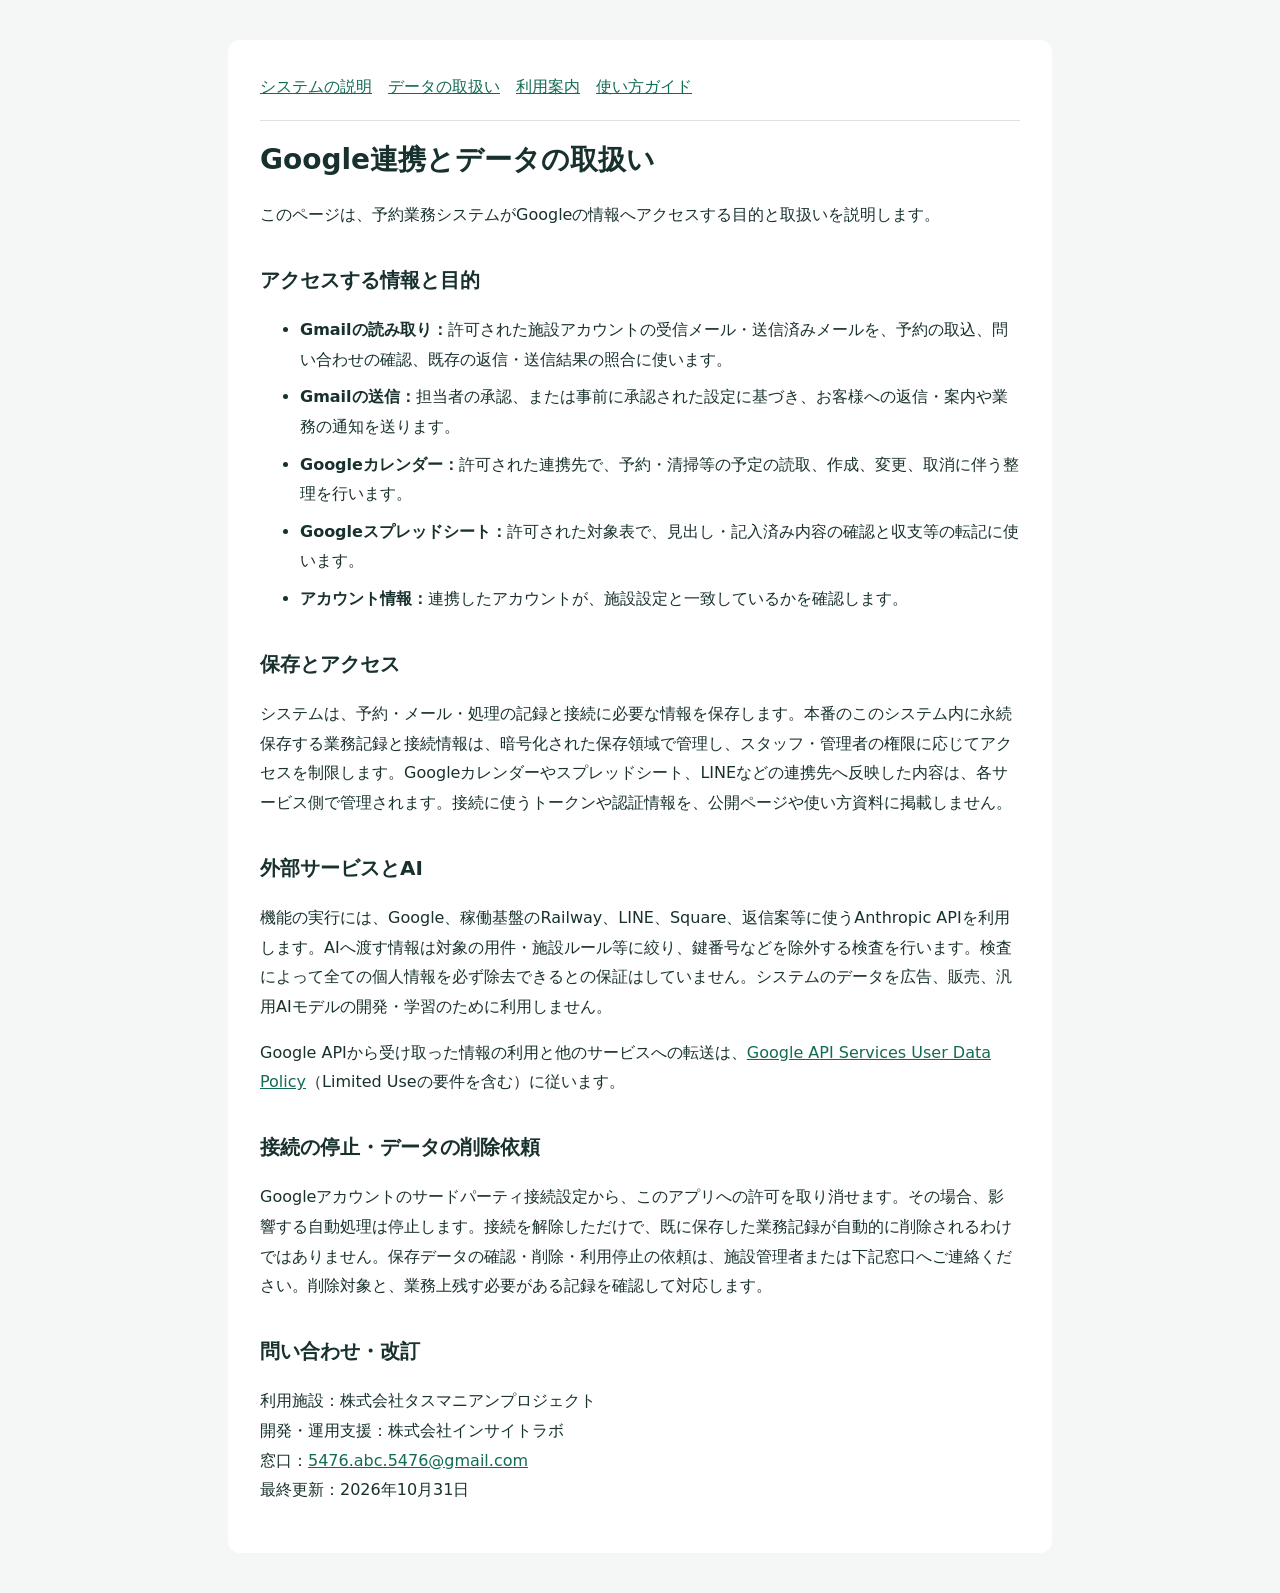
<file: application/privacy.html>
<!doctype html><html lang="ja"><head><meta charset="utf-8"><meta name="viewport" content="width=device-width,initial-scale=1"><title>Google連携とデータの取扱い｜タスマニアンプロジェクト</title><style>body{font:16px/1.85 system-ui,sans-serif;color:#18312e;background:#f5f7f6;margin:0}main{max-width:760px;margin:40px auto;padding:32px;background:white;border-radius:12px}h1{font-size:28px;line-height:1.5}h2{font-size:20px;margin-top:32px}nav{display:flex;gap:16px;flex-wrap:wrap;border-bottom:1px solid #dbe4df;padding-bottom:18px}a{color:#126b54}small{color:#546761}li{margin-bottom:8px}.note{padding:18px;background:#eff7f3;border-left:4px solid #127057}@media(max-width:600px){main{margin:0;padding:24px;border-radius:0}}</style></head><body><main><nav><a href="index.html">システムの説明</a><a href="privacy.html">データの取扱い</a><a href="terms.html">利用案内</a><a href="../index.html">使い方ガイド</a></nav><h1>Google連携とデータの取扱い</h1><p>このページは、予約業務システムがGoogleの情報へアクセスする目的と取扱いを説明します。</p><h2>アクセスする情報と目的</h2><ul><li><b>Gmailの読み取り：</b>許可された施設アカウントの受信メール・送信済みメールを、予約の取込、問い合わせの確認、既存の返信・送信結果の照合に使います。</li><li><b>Gmailの送信：</b>担当者の承認、または事前に承認された設定に基づき、お客様への返信・案内や業務の通知を送ります。</li><li><b>Googleカレンダー：</b>許可された連携先で、予約・清掃等の予定の読取、作成、変更、取消に伴う整理を行います。</li><li><b>Googleスプレッドシート：</b>許可された対象表で、見出し・記入済み内容の確認と収支等の転記に使います。</li><li><b>アカウント情報：</b>連携したアカウントが、施設設定と一致しているかを確認します。</li></ul><h2>保存とアクセス</h2><p>システムは、予約・メール・処理の記録と接続に必要な情報を保存します。本番のこのシステム内に永続保存する業務記録と接続情報は、暗号化された保存領域で管理し、スタッフ・管理者の権限に応じてアクセスを制限します。Googleカレンダーやスプレッドシート、LINEなどの連携先へ反映した内容は、各サービス側で管理されます。接続に使うトークンや認証情報を、公開ページや使い方資料に掲載しません。</p><h2>外部サービスとAI</h2><p>機能の実行には、Google、稼働基盤のRailway、LINE、Square、返信案等に使うAnthropic APIを利用します。AIへ渡す情報は対象の用件・施設ルール等に絞り、鍵番号などを除外する検査を行います。検査によって全ての個人情報を必ず除去できるとの保証はしていません。システムのデータを広告、販売、汎用AIモデルの開発・学習のために利用しません。</p><p>Google APIから受け取った情報の利用と他のサービスへの転送は、<a href="https://developers.google.com/terms/api-services-user-data-policy">Google API Services User Data Policy</a>（Limited Useの要件を含む）に従います。</p><h2>接続の停止・データの削除依頼</h2><p>Googleアカウントのサードパーティ接続設定から、このアプリへの許可を取り消せます。その場合、影響する自動処理は停止します。接続を解除しただけで、既に保存した業務記録が自動的に削除されるわけではありません。保存データの確認・削除・利用停止の依頼は、施設管理者または下記窓口へご連絡ください。削除対象と、業務上残す必要がある記録を確認して対応します。</p><h2>問い合わせ・改訂</h2><p>利用施設：株式会社タスマニアンプロジェクト<br>開発・運用支援：株式会社インサイトラボ<br>窓口：<a href="mailto:5476.abc.5476@gmail.com">5476.abc.5476@gmail.com</a><br>最終更新：2026年10月31日</p></main></body></html>
</file>
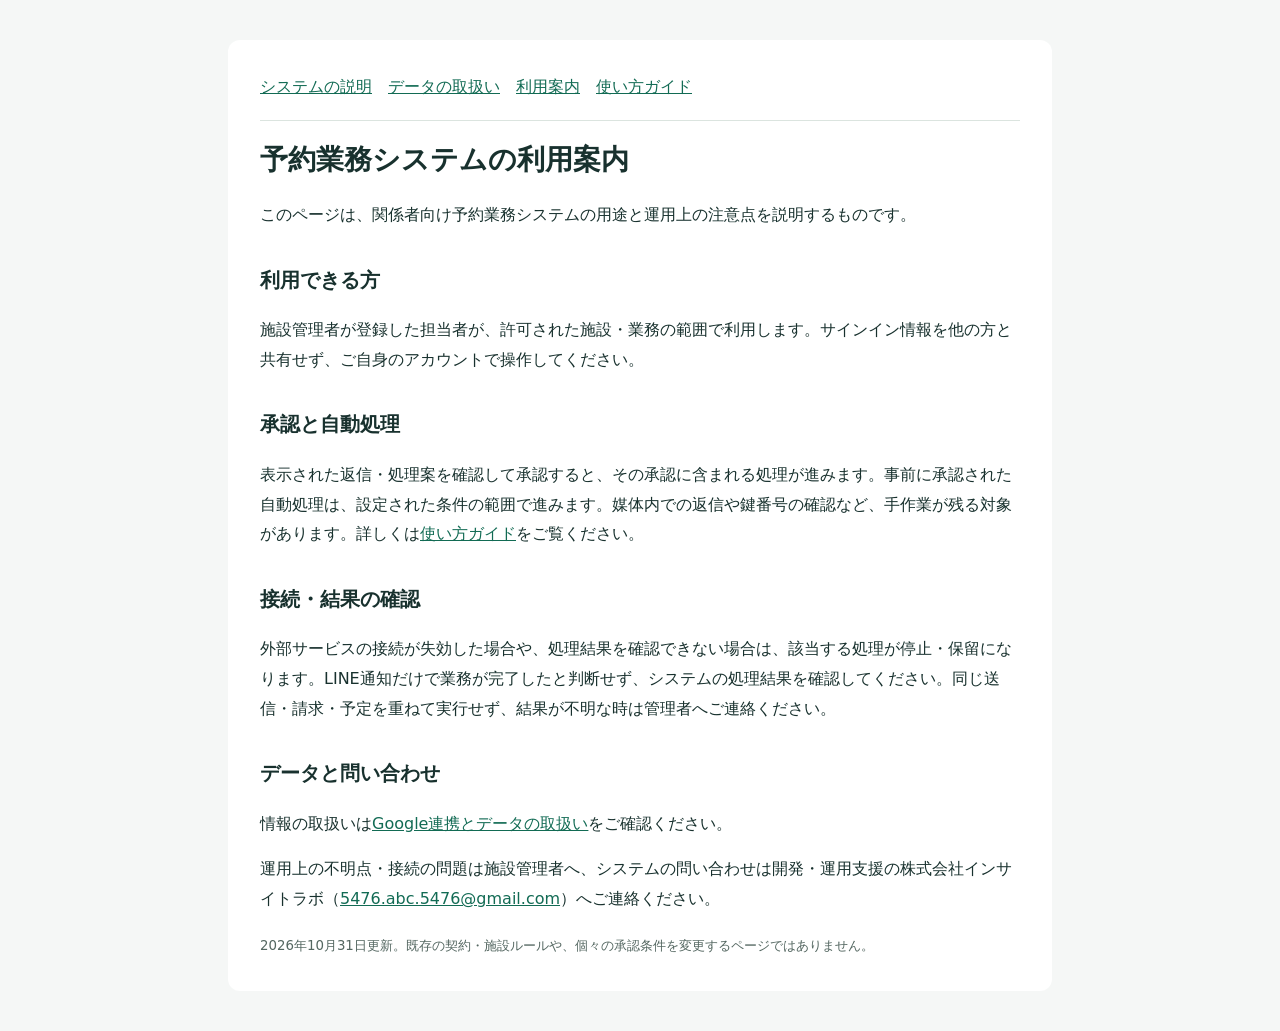
<file: application/terms.html>
<!doctype html><html lang="ja"><head><meta charset="utf-8"><meta name="viewport" content="width=device-width,initial-scale=1"><title>予約業務システムの利用案内｜タスマニアンプロジェクト</title><style>body{font:16px/1.85 system-ui,sans-serif;color:#18312e;background:#f5f7f6;margin:0}main{max-width:760px;margin:40px auto;padding:32px;background:white;border-radius:12px}h1{font-size:28px;line-height:1.5}h2{font-size:20px;margin-top:32px}nav{display:flex;gap:16px;flex-wrap:wrap;border-bottom:1px solid #dbe4df;padding-bottom:18px}a{color:#126b54}small{color:#546761}li{margin-bottom:8px}.note{padding:18px;background:#eff7f3;border-left:4px solid #127057}@media(max-width:600px){main{margin:0;padding:24px;border-radius:0}}</style></head><body><main><nav><a href="index.html">システムの説明</a><a href="privacy.html">データの取扱い</a><a href="terms.html">利用案内</a><a href="../index.html">使い方ガイド</a></nav><h1>予約業務システムの利用案内</h1><p>このページは、関係者向け予約業務システムの用途と運用上の注意点を説明するものです。</p><h2>利用できる方</h2><p>施設管理者が登録した担当者が、許可された施設・業務の範囲で利用します。サインイン情報を他の方と共有せず、ご自身のアカウントで操作してください。</p><h2>承認と自動処理</h2><p>表示された返信・処理案を確認して承認すると、その承認に含まれる処理が進みます。事前に承認された自動処理は、設定された条件の範囲で進みます。媒体内での返信や鍵番号の確認など、手作業が残る対象があります。詳しくは<a href="../index.html">使い方ガイド</a>をご覧ください。</p><h2>接続・結果の確認</h2><p>外部サービスの接続が失効した場合や、処理結果を確認できない場合は、該当する処理が停止・保留になります。LINE通知だけで業務が完了したと判断せず、システムの処理結果を確認してください。同じ送信・請求・予定を重ねて実行せず、結果が不明な時は管理者へご連絡ください。</p><h2>データと問い合わせ</h2><p>情報の取扱いは<a href="privacy.html">Google連携とデータの取扱い</a>をご確認ください。</p><p>運用上の不明点・接続の問題は施設管理者へ、システムの問い合わせは開発・運用支援の株式会社インサイトラボ（<a href="mailto:5476.abc.5476@gmail.com">5476.abc.5476@gmail.com</a>）へご連絡ください。</p><small>2026年10月31日更新。既存の契約・施設ルールや、個々の承認条件を変更するページではありません。</small></main></body></html>
</file>
<file: guide.css>
@charset "UTF-8";
:root{--ink:#173c37;--muted:#667b76;--green:#176b55;--mint:#edf5ef;--paper:#fbfcf8;--line:#dbe6dd;--gold:#d7a835;--white:#fff;font-family:"Hiragino Kaku Gothic ProN","Yu Gothic",Meiryo,sans-serif;color:var(--ink);background:var(--paper);font-synthesis:none;scroll-behavior:smooth}
*{box-sizing:border-box}body{margin:0}button,a{-webkit-tap-highlight-color:transparent}button{font:inherit;cursor:pointer}a{color:inherit;text-decoration:none}button:focus-visible,a:focus-visible,summary:focus-visible{outline:3px solid #d0a32c;outline-offset:5px}button{color:inherit}p{line-height:1.8}button[hidden],[hidden]{display:none!important}.top{height:86px;position:sticky;top:0;z-index:20;display:flex;align-items:center;justify-content:space-between;gap:20px;padding:0 35px;border-bottom:1px solid var(--line);background:#fbfcf8f5;backdrop-filter:blur(12px)}.brand{display:flex;align-items:center;gap:12px;font-size:15px;font-weight:700;line-height:1.6}.brand small{display:block;color:var(--muted);font-size:11px;font-weight:500;letter-spacing:.08em}.brand-icon{background:var(--green);color:white;width:36px;height:36px;border-radius:10px;display:grid;place-items:center;font-size:26px}.top-actions{display:flex;align-items:center;gap:20px;font-size:12px}.top-actions button{background:white;border:1px solid var(--line);border-radius:7px;padding:10px 14px}.sidebar{position:fixed;top:86px;bottom:0;left:0;width:224px;border-right:1px solid var(--line);padding:35px 20px 24px;display:flex;flex-direction:column;background:var(--paper);z-index:10}.nav-label{font-size:11px;color:var(--muted);margin:0 12px 18px}.sidebar nav{display:flex;flex-direction:column;gap:5px}.sidebar nav a{font-size:12px;display:flex;gap:13px;padding:13px 12px;border-radius:6px;transition:background .2s}.sidebar nav a span{font-size:10px;letter-spacing:.04em;color:#82948c}.sidebar nav a.active{background:var(--green);color:white}.sidebar nav a.active span{color:#b6dcc9}.sidebar nav a:hover{background:#e7eee7}.sidebar nav a.active:hover{background:#13563f}.sidebar-foot{margin-top:auto;font-size:10px;color:var(--muted);line-height:2;padding:15px 12px 0}.sidebar-foot small{display:block}main{margin-left:224px;max-width:1560px;padding:0 54px 40px}.hero{display:grid;grid-template-columns:1fr 255px;gap:45px;align-items:center;padding:65px 0 35px}.eyebrow{font-size:11px;letter-spacing:.15em;font-weight:700;color:var(--green)}h1{font-size:clamp(33px,3.2vw,53px);line-height:1.45;letter-spacing:-.035em;margin:17px 0 14px}h1 em{font-style:normal;color:var(--green);border-bottom:3px solid #c9dcca}.hero p{font-size:14px;color:var(--muted)}.hero-route{display:grid;gap:15px;text-align:center;position:relative;padding:15px}.hero-route span{border:1px solid var(--line);border-radius:8px;background:#fff;padding:17px 10px;font-size:12px}.hero-route b{color:white;background:var(--green);padding:23px 10px;border-radius:8px;font-size:18px;box-shadow:0 8px 0 #dfe8dc}.sample-notice{border-top:1px solid var(--line);border-bottom:1px solid var(--line);padding:15px 0;font-size:11px;line-height:1.9;color:var(--muted)}.sample-notice b{color:var(--ink)}.chapter{padding:65px 0 55px;border-bottom:1px solid var(--line);scroll-margin-top:108px}.chapter-head{display:flex;justify-content:space-between;gap:30px;align-items:flex-start;margin-bottom:30px}.chapter h2{font-size:clamp(26px,2.2vw,37px);line-height:1.5;letter-spacing:-.03em;margin:12px 0}.chapter-head p{font-size:13px;color:var(--muted);margin:0;max-width:780px}.mode{display:inline-flex;align-items:center;white-space:nowrap;background:#e7efe7;color:#2c654a;font-size:11px;font-weight:700;border:1px solid #d2e1d0;padding:9px 12px;border-radius:30px;margin-top:28px}.start-flow{display:grid;grid-template-columns:340px 55px 1fr;align-items:center;gap:25px}.phone{background:#dfe9e6;border:1px solid #cddbd4;border-radius:22px;overflow:hidden;box-shadow:0 9px 0 #edf1eb}.phonebar{font-weight:700;font-size:14px;padding:20px;background:#eef2e9;border-bottom:1px solid #d2dacf}.chat{padding:25px 19px 28px;display:flex;gap:10px}.chatavatar{background:var(--green);color:white;border-radius:50%;height:32px;width:32px;display:grid;place-items:center;flex:none}.chatname{font-size:10px;color:#4d6059;margin-bottom:9px}.bubble{background:#fff;box-shadow:0 1px 3px #b6c8b9;border-radius:0 13px 13px 13px;padding:17px 16px;line-height:1.9;font-size:12px}.bubble u{color:#2164a5;font-size:11px}.phonefoot{padding:12px 18px;text-align:center;font-size:9px;color:#66766c;background:#e8eee8}.handoff-arrow{font-size:42px;color:#84a58c;text-align:center}.system-window{border:1px solid var(--line);border-radius:12px;padding:0 25px 20px;background:white}.window{display:flex;gap:6px;align-items:center;border-bottom:1px solid var(--line);padding:13px 0;font-size:10px;color:var(--muted);min-height:38px}.window i{width:6px;height:6px;border-radius:50%;background:#dce4dc}.window span{margin-left:8px}.system-window h3{font-size:20px;margin:20px 0 16px}.task{display:grid;gap:7px;border:1.5px solid var(--green);border-radius:8px;padding:17px;margin:10px 0;font-size:14px}.task span{color:var(--green);font-size:10px;font-weight:700}.task small{font-size:11px;color:var(--muted)}.task.ghost{border:1px solid var(--line)}.micro{font-size:11px;color:var(--muted);line-height:1.8}.three{display:grid;grid-template-columns:repeat(3,1fr);gap:13px;margin:28px 0}.three>div{padding:20px 20px 16px;background:#f0f4ec;border:1px solid #dfe7da;border-radius:8px}.three b{font-size:13px}.three p{font-size:12px;margin:9px 0 0;color:#546b5f}.note{background:#f2f4ea;border-left:3px solid #a5b490;padding:14px 17px;font-size:12px;line-height:1.9;color:#4d6251;margin:22px 0 0}.note.compact{padding:12px 14px;font-size:11px}.auto-strip{display:flex;flex-wrap:wrap;gap:10px 22px;font-size:10px;margin-top:20px;color:var(--muted)}.auto-strip b{color:var(--green)}.auto-strip span:before{content:'✓ ';color:var(--green)}.steps{display:flex;flex-wrap:wrap;gap:18px;margin-bottom:26px}.step{display:flex;align-items:flex-start;gap:12px;flex:1;min-width:200px;padding:12px 0}.step>b{display:grid;place-items:center;color:var(--green);border:1px solid #abc8b2;width:30px;height:30px;border-radius:50%;font-size:13px;flex:none}.step strong{font-size:13px;line-height:1.8}.step small{display:block;font-size:11px;color:var(--muted);margin-top:5px}.story-grid{display:grid;grid-template-columns:minmax(0,1.35fr) minmax(280px,.9fr);gap:37px;align-items:start}.story-grid>div{min-width:0}.screen{margin:0;min-width:0}.zoom{display:block;position:relative;background:white;border:1px solid #d5e2d7;border-radius:10px;padding:0;width:100%;text-align:left;box-shadow:0 8px 26px #1f3d2310}.zoom>img{display:block;width:100%;height:auto;border-radius:10px}.enlarge{position:absolute;right:10px;bottom:9px;background:#173c37dc;color:#fff;padding:6px 8px;border-radius:4px;font-size:10px;opacity:.85}.zoom:hover .enlarge{opacity:1}.pin{display:grid;place-items:center;position:absolute;left:-11px;transform:translateY(-50%);background:var(--gold);color:#322b12;width:25px;height:25px;border:2px solid var(--paper);border-radius:50%;font-size:12px;font-weight:800;box-shadow:0 1px 4px #3332}.screen figcaption{font-size:10px;line-height:1.6;color:var(--muted);padding:11px 2px}.result{padding-top:0;min-width:0}.result-title{font-size:12px;font-weight:700;letter-spacing:.03em;margin:0 0 16px}.chain{display:grid;gap:8px;text-align:center;margin:0 0 24px}.chain>b{background:#eef4ed;border:1px solid #d4e2d1;border-radius:7px;font-size:12px;padding:14px 12px;line-height:1.8}.chain>span{color:#83a28c;font-size:20px}.customer-step{padding:12px;background:#f7f0df;border:1px solid #e8d8b2;border-radius:7px;font-size:13px;font-weight:700}.mail{background:white;border:1px solid #d7e2d8;border-radius:9px;overflow:hidden}.mail>.window{padding:13px 16px;background:#f2f5f1}.mailmeta{padding:15px 17px;border-bottom:1px solid #edf0e8;font-size:10px;color:#728074;line-height:2.1}.mailmeta b{font-weight:500;color:#445a49}.mailbody{padding:21px 20px;font-size:12px;line-height:2.05;color:#344e3f}.sample-stamp{font-size:9px;padding:10px 18px;background:#f8f9f3;color:#7f8c7f;text-align:right}.result-end{font-weight:700;font-size:13px;color:var(--green);margin:22px 0 0}.switcher{display:flex;gap:7px;margin:0 0 23px;flex-wrap:wrap}.switcher button{background:white;border:1px solid var(--line);font-size:12px;padding:13px 17px;border-radius:7px}.switcher button[aria-selected=true]{border-color:var(--green);background:var(--green);color:white}.existing-key{padding:26px;border:1px solid #ceddce;background:#fff;border-radius:10px;display:grid;gap:16px;text-align:center}.existing-key small{font-size:11px;color:var(--muted)}.existing-key b{font-size:15px}.existing-key strong{font-size:38px;letter-spacing:.13em;color:var(--green)}.existing-key em{font-size:10px;font-style:normal;color:#7d8c7f}.big-arrow{text-align:center;font-size:15px;font-weight:700;margin:23px 0;color:var(--green)}.benefit{background:#edf3e8;padding:24px;border-radius:8px;font-size:13px}.benefit p{font-size:12px;color:var(--muted);margin:10px 0 0}.next-explain{border:0;border-bottom:1px solid #89aa8d;background:transparent;padding:8px 1px;margin-top:25px;font-size:12px;color:var(--green)}.three-checks{display:flex;gap:8px;flex-wrap:wrap}.three-checks b{background:var(--green);color:white;font-size:12px;padding:11px 17px;border-radius:5px}.action-crop{padding:20px 0}.action-crop .zoom{border:0;box-shadow:none;max-width:310px}.action-crop .enlarge{display:none}.action-crop figcaption{font-size:9px}.timecard{padding:20px;background:white;border:1px solid var(--line);border-radius:8px;display:grid;gap:12px;text-align:center}.timecard strong{font-size:25px}.timecard small,.timecard span{font-size:11px;color:var(--muted)}.complete-mark{font-size:50px;color:var(--green);width:90px;height:90px;border:2px solid #c9dccb;border-radius:50%;display:grid;place-items:center;margin:20px 0}.full-screen{border-bottom:1px solid var(--line);padding:15px 0;font-size:12px;margin-top:16px}.full-screen summary{cursor:pointer;color:var(--green);padding:5px 0 12px}.full-screen[open] .screen{margin-top:15px}.outcomes{display:grid;grid-template-columns:1fr 1fr;gap:25px;margin-top:35px}.fake-link{color:#205ca0;text-decoration:underline}.field-map{display:grid;grid-template-columns:repeat(3,1fr);gap:15px;margin:28px 0}.field-map div{display:grid;gap:10px;text-align:center;padding:20px 10px;font-size:12px;border:1px solid var(--line);background:white;border-radius:7px}.field-map span{color:#90aa91;font-size:23px}.sheet{margin:30px 0;background:white;border:1px solid #ccd9d0;border-radius:9px;overflow:hidden}.sheetbar{display:flex;align-items:center;gap:12px;font-size:13px;background:#f0f6ef;padding:18px}.sheetbar>span:last-child{font-size:10px;color:var(--muted);margin-left:auto}.sheeticon{color:var(--green);font-size:23px}.sheet-scroll{overflow:auto;padding:12px 15px 22px}.sheet table{width:100%;border-collapse:collapse;font-size:11px;min-width:850px}.sheet th,.sheet td{border:1px solid #dbe2dc;min-width:63px;height:42px;padding:7px 10px;text-align:center;white-space:nowrap}.sheet th{background:#f3f5ef;color:#617466;font-weight:500}.sheet thead tr:first-child th{height:26px;font-size:9px}.sheet th:first-child{min-width:30px;font-size:10px}.sheet td.tint{background:#f1f6eb}.sheet td.selected{background:#e4f3e1;font-weight:800;font-size:16px;outline:2px solid var(--green);position:relative}.selected span{position:absolute;right:-2px;bottom:-15px;font-size:8px;padding:3px;color:white;background:var(--green);z-index:1}.sheet-tabs{display:flex;gap:22px;padding:10px 22px;background:#f6f8f2;border-top:1px solid var(--line);font-size:11px;align-items:center}.sheet-tabs b{color:var(--green);border-bottom:2px solid var(--green);padding-bottom:5px}.sheet-tabs em{margin-left:auto;font-size:9px;color:var(--muted);font-style:normal}.ledger-change{display:flex;gap:28px;align-items:center;justify-content:center;margin:30px 0;padding:25px;border:1px solid var(--line);border-radius:9px;background:white}.ledger-change div{display:grid;gap:9px}.ledger-change small{font-size:10px;color:var(--muted)}.ledger-change strong{font-size:24px;white-space:nowrap}.ledger-change>span{font-size:13px;color:#71896f;white-space:nowrap}.ledger-change .paid strong{color:var(--green)}.ledger-change.small{gap:20px;padding:20px 15px}.ledger-change.small strong{font-size:17px}.two-notes{display:grid;grid-template-columns:1fr 1fr;gap:30px;margin-top:27px}.two-notes b{font-size:13px}.two-notes p{font-size:12px;color:var(--muted);margin:10px 0}.calendar{border:1px solid #d1dfd1;background:white;border-radius:9px;overflow:hidden}.calendarbar{font-size:12px;padding:17px 15px;background:#f1f6ee;display:flex;gap:10px;justify-content:space-between}.calendarbar span{font-size:9px;font-weight:400;color:var(--muted)}.weekhead,.week{display:grid;grid-template-columns:repeat(7,1fr)}.weekhead span{text-align:center;padding:10px 0;font-size:10px;border-bottom:1px solid #e3eade;color:#708471}.week>div{min-height:110px;border-right:1px solid #e7ece4;font-size:11px;padding:9px 4px;min-width:0;overflow-wrap:anywhere}.week em{display:block;font-style:normal;font-size:8px;padding:7px 3px;margin:14px -3px 0;line-height:1.8;border-radius:3px}.clean-event{background:#e0eedc;color:#345a2e;border-left:3px solid #749a63}.stay-event{background:#e6eef7;color:#4c6782;border-left:3px solid #7f9db7}.clean-day{background:#f3f8ee}.arrival-day{background:#f5f8fa}.calendar-key{display:flex;gap:14px;flex-wrap:wrap;padding:15px;font-size:9px;color:#627963;border-top:1px solid #e3eadf}.space-top{margin-top:25px}.line-output{background:#e0ece3;border:1px solid #cdded0;border-radius:10px;padding:20px}.line-output small{font-size:9px;color:#68806c}.line-output p{font-size:12px;line-height:1.9;background:white;padding:20px;border-radius:0 10px 10px 10px;margin:12px 0 0}.change-rows{display:grid;gap:13px;font-size:12px;margin:20px 0}.change-rows>div{display:grid;grid-template-columns:110px 28px 1fr;gap:12px;border-bottom:1px solid var(--line);padding:16px 8px}.change-rows>div>b{color:var(--green)}.change-rows strong{font-weight:500}.minor{margin:20px 0 0;font-size:12px}.minor summary{cursor:pointer;color:var(--green)}.minor p{color:var(--muted)}.numbered-actions{margin-bottom:25px}.numbered-actions .step{border-bottom:1px solid var(--line);padding:14px 0}.ota-window{border:1px solid var(--line);background:#fff;border-radius:9px;padding:0 18px 20px;display:flow-root}.ota-guest,.ota-host{font-size:11px;line-height:1.8;max-width:88%;padding:15px;border-radius:8px;clear:both}.ota-guest{background:#eef0ea;float:left}.ota-host{background:#e6f2e6;float:right}.send-indicator{float:right;clear:both;background:var(--green);color:#fff;border-radius:5px;padding:10px 15px;font-size:10px}.moneycard{border:1px solid var(--line);background:#fff;padding:23px;border-radius:8px;display:grid;gap:15px;text-align:center;margin-bottom:24px}.moneycard small{font-size:11px;color:var(--muted)}.moneycard b{font-size:13px}.moneycard>span{color:#94aa91;font-size:20px}.moneycard strong{font-size:27px}.help-grid{display:grid;grid-template-columns:1fr 1fr;gap:20px}.help-grid article{background:white;border:1px solid var(--line);border-radius:10px;padding:25px}.help-grid article>span{display:grid;place-items:center;width:35px;height:35px;border-radius:50%;background:#e6f0df;color:var(--green);font-size:21px}.help-grid h3{font-size:17px}.help-grid p{font-size:13px;color:var(--muted)}.admin-only{border:1px solid var(--line);border-radius:9px;padding:25px;margin:35px 0;background:#f2f5ed}.admin-only .mode{margin:0}.admin-only h3{font-size:20px;margin:19px 0}.mini-chain{display:flex;gap:12px;align-items:center;flex-wrap:wrap;font-size:12px}.mini-chain b{background:white;border:1px solid var(--line);padding:12px}.admin-only p{font-size:12px;color:var(--muted);margin:20px 0 0}.end-message{border-top:1px solid var(--line);padding:35px 0 10px;text-align:center;margin-top:30px}.end-message strong{font-size:24px;line-height:1.8}.end-message p{font-size:12px;color:var(--muted)}footer{padding:30px 0;font-size:11px;color:var(--muted)}footer details p{max-width:850px;font-size:11px}footer>p{font-size:10px;margin-top:30px}summary{line-height:1.8}.backtop{position:fixed;right:23px;bottom:22px;border:1px solid var(--line);background:#fffffff0;border-radius:50%;height:38px;width:38px;font-size:20px;color:var(--green);box-shadow:0 4px 16px #223e1c14;z-index:25}dialog{border:0;border-radius:12px;background:#f4f7f0;max-width:min(1100px,95vw);max-height:94vh;padding:35px 20px 10px;box-shadow:0 20px 100px #0005}dialog::backdrop{background:#152b26c9}dialog>img{display:block;max-width:100%;width:auto;height:auto;margin:auto}dialog>p{font-size:11px;text-align:center;color:var(--muted)}.close-dialog{position:sticky;top:0;float:right;width:32px;height:32px;border:0;border-radius:50%;background:var(--green);color:#fff;font-size:24px;line-height:1;margin-top:-28px;z-index:2}.meeting-main{margin:0 auto;max-width:1100px;padding-top:70px}.meeting h1{font-size:47px;line-height:1.4}.meeting .lead{font-size:14px;color:var(--muted)}.meeting-list{list-style:none;padding:0;margin:40px 0}.meeting-list li{display:flex;gap:20px;padding:23px 0;border-bottom:1px solid var(--line)}.tick{width:20px;height:20px;border:1.5px solid #91ae90;margin-top:3px;flex:none}.meeting-list b{font-size:17px}.meeting-list p{font-size:13px;color:#5a7161;margin:9px 0 0}.owner-box{margin-top:50px}.owner-box h2,.read-aloud h2{font-size:21px}.owner-box .three{margin-top:20px}.owner-box .three p{font-size:12px}.read-aloud{margin:40px 0 50px;border-left:3px solid #8ea582;padding-left:25px}.read-aloud p{font-size:14px;line-height:2}.read-aloud small{display:block;font-size:11px;color:var(--muted);line-height:1.9}
@media(min-width:1600px){.hero{padding-top:80px}.chapter{padding-top:80px}.story-grid{grid-template-columns:minmax(0,1.25fr) minmax(340px,.9fr)}}
@media(max-width:1150px){.sidebar{width:190px;padding:28px 12px}.sidebar nav a{padding:12px 8px;font-size:11px}.sidebar nav a span{font-size:9px}.top{padding:0 25px}main{margin-left:190px;padding-left:35px;padding-right:35px}.hero{grid-template-columns:1fr 205px;gap:25px}.hero-route{padding:8px}.start-flow{grid-template-columns:285px 25px 1fr;gap:15px}.story-grid{grid-template-columns:minmax(0,1.2fr) minmax(245px,.9fr);gap:25px}.three>div{padding:18px 15px}.ledger-change{gap:20px}.ledger-change strong{font-size:21px}.calendarbar{flex-direction:column}.chapter-head{gap:20px}.mode{font-size:10px;padding:8px 10px}.meeting-main{margin-left:auto}}
@media(max-width:900px){.sidebar{position:sticky;top:75px;width:100%;bottom:auto;border-right:0;border-bottom:1px solid var(--line);padding:0;background:#fbfcf8f5;backdrop-filter:blur(10px)}.sidebar nav{flex-direction:row;overflow:auto;gap:1px;padding:8px 15px}.sidebar nav a{white-space:nowrap;font-size:11px;padding:10px 12px}.sidebar nav a span,.nav-label,.sidebar-foot{display:none}.top{height:75px;padding:0 20px}.top-actions{gap:12px;font-size:10px}.top-actions button{font-size:10px;padding:9px 10px}.brand{font-size:13px}.brand small{font-size:9px}main{margin-left:0;padding:0 32px 30px}.hero{padding-top:42px;grid-template-columns:1fr 205px;gap:24px}h1{font-size:37px}.hero p{font-size:13px}.chapter{scroll-margin-top:150px;padding-top:48px}.chapter h2{font-size:28px}.chapter-head{display:block}.mode{margin-top:13px}.story-grid{grid-template-columns:1.25fr .95fr}.start-flow{grid-template-columns:290px 30px 1fr}.three{gap:10px}.three b{font-size:12px}.three p{font-size:11px}.meeting-main{padding-top:50px;max-width:850px}.meeting .top{position:sticky}.meeting h1{font-size:39px}}
@media(max-width:650px){.top{padding:0 16px;height:72px}.brand-icon{width:30px;height:30px;font-size:22px;border-radius:8px}.brand{font-size:12px;gap:8px}.brand small{font-size:8px}.top-actions{gap:10px}.top-actions a{max-width:100px;line-height:1.6;font-size:9px}.top-actions button{font-size:9px;padding:8px}.sidebar{top:72px}main{padding:0 21px 30px}.hero{display:block;padding:38px 0 25px}h1{font-size:35px}.hero p{font-size:12px}.hero-route{display:flex;gap:7px;align-items:stretch;padding:17px 0 0}.hero-route span,.hero-route b{display:grid;place-items:center;flex:1;padding:14px 6px;font-size:10px;border-radius:6px;line-height:1.6}.hero-route b{font-size:12px;box-shadow:0 4px 0 #dfe8dc}.eyebrow{font-size:10px}.sample-notice{font-size:10px;padding:14px 0}.chapter{padding:40px 0}.chapter-head{margin-bottom:22px}.chapter h2{font-size:27px;line-height:1.5;margin:9px 0}.chapter-head p{font-size:12px;line-height:1.9}.start-flow,.story-grid{display:grid;grid-template-columns:1fr;gap:23px}.start-flow{gap:17px}.phone{max-width:340px;margin:auto}.handoff-arrow{font-size:32px;transform:rotate(90deg)}.system-window{padding:0 18px 18px}.start-right .micro{font-size:9px}.three{grid-template-columns:1fr;gap:8px;margin:24px 0}.three>div{display:flex;justify-content:space-between;align-items:center;gap:15px;padding:17px 16px}.three b{font-size:12px}.three p{margin:0;font-size:11px;text-align:right}.note{font-size:11px;padding:13px 14px;margin-top:20px}.auto-strip{font-size:10px;display:grid;gap:8px}.steps{display:grid;gap:0;margin-bottom:18px}.step{min-width:0;padding:10px 0}.step strong{font-size:12px}.step small{font-size:10px}.step>b{height:25px;width:25px;font-size:11px}.screen figcaption{font-size:9px;padding:10px 0}.enlarge{font-size:8px;right:8px;padding:5px 6px}.pin{width:23px;height:23px;font-size:11px;left:-10px}.result{padding-top:5px}.result-title{font-size:12px;margin-bottom:15px}.chain{gap:6px;margin-bottom:20px}.chain>b{font-size:12px;padding:13px}.chain>span{font-size:17px}.mailbody{font-size:12px;padding:20px}.mailmeta{font-size:10px}.result-end{font-size:12px}.switcher{gap:5px}.switcher button{font-size:10px;padding:11px 9px}.existing-key{padding:20px}.existing-key strong{font-size:34px}.benefit{padding:20px;font-size:12px}.action-crop .zoom{max-width:230px}.timecard strong{font-size:24px}.complete-mark{height:65px;width:65px;font-size:38px}.result h3{font-size:20px;line-height:1.7}.outcomes{grid-template-columns:1fr;gap:18px;margin-top:25px}.field-map{grid-template-columns:1fr;gap:10px;margin:24px 0}.field-map div{display:flex;align-items:center;justify-content:space-between;padding:16px;font-size:10px}.field-map span{font-size:20px}.field-map b{font-size:11px}.sheetbar{padding:15px 12px;font-size:11px;gap:9px;flex-wrap:wrap}.sheetbar>span:last-child{font-size:8px}.sheeticon{font-size:20px}.sheet-scroll{padding:10px 10px 20px}.sheet{margin:24px 0}.sheet table{font-size:10px}.sheet th,.sheet td{height:36px;padding:7px}.sheet td.selected{font-size:14px}.sheet-tabs{padding:10px 14px;font-size:10px;gap:15px}.sheet-tabs em{font-size:8px;max-width:200px}.ledger-change{padding:20px 12px;gap:10px;flex-wrap:wrap}.ledger-change strong{font-size:17px}.ledger-change>span{font-size:10px}.ledger-change small{font-size:9px}.two-notes{grid-template-columns:1fr;gap:14px}.two-notes b{font-size:12px}.two-notes p{font-size:11px;margin:7px 0}.calendarbar{flex-direction:row;font-size:12px}.week>div{min-height:100px;padding:8px 4px;font-size:10px}.week em{font-size:8px}.calendar-key{gap:14px;font-size:9px;padding:13px}.line-output{padding:17px}.line-output p{font-size:12px;padding:17px}.change-rows{font-size:11px}.change-rows>div{grid-template-columns:74px 15px 1fr;gap:7px;padding:14px 0}.minor{font-size:11px}.moneycard strong{font-size:25px}.help-grid{grid-template-columns:1fr;gap:12px}.help-grid article{padding:22px}.help-grid h3{font-size:17px;margin:15px 0 10px}.help-grid p{font-size:12px;margin:10px 0}.admin-only{padding:21px}.admin-only h3{font-size:19px;line-height:1.7}.mini-chain{display:grid;gap:8px;text-align:center}.mini-chain b{font-size:11px;padding:12px}.mini-chain>span{transform:rotate(90deg)}.admin-only p{font-size:11px;line-height:1.9}.end-message strong{font-size:20px}.backtop{height:34px;width:34px;right:14px;bottom:14px;font-size:18px}dialog{padding:35px 10px 10px;border-radius:8px}dialog>p{font-size:9px}.meeting-main{padding-top:38px}.meeting h1{font-size:35px}.meeting .lead{font-size:12px}.meeting-list{margin:28px 0}.meeting-list li{gap:14px;padding:22px 0}.meeting-list b{font-size:15px}.meeting-list p{font-size:12px;line-height:1.9}.tick{width:18px;height:18px}.owner-box{margin-top:35px}.owner-box .three>div{display:block}.owner-box .three p{text-align:left;margin-top:10px;font-size:11px}.owner-box h2,.read-aloud h2{font-size:19px}.read-aloud{padding-left:17px;margin-top:30px}.read-aloud p{font-size:12px}.read-aloud small{font-size:10px}}
@media print{@page{size:A4;margin:13mm}*{scroll-behavior:auto!important;box-shadow:none!important}.top,.sidebar,.top-actions,.backtop,.switcher,.next-explain,.enlarge,.pin,dialog{display:none!important}main,.meeting-main{margin:0!important;padding:0!important;max-width:none!important}.hero{padding:0 0 20px;grid-template-columns:1fr 200px}h1,.meeting h1{font-size:30px}.hero-route{padding:0}.sample-notice{font-size:9px}.chapter{padding:24px 0;break-before:page;border:0;scroll-margin:0}.chapter-head{margin-bottom:20px}.chapter h2{font-size:25px}.chapter-head p{font-size:10px}.mode{font-size:9px;margin-top:12px}.story-grid{display:grid;grid-template-columns:1.15fr 1fr;gap:20px}.story-grid .screen img{max-height:210mm;object-fit:contain}.zoom{border:1px solid #d5e2d7}.switch-panel[hidden]{display:block!important}.switch-panel{margin-top:15px;break-inside:avoid}.switch-panel+.switch-panel{break-before:page}.hero+.sample-notice+.chapter{break-before:auto}.three{gap:10px;margin:18px 0}.three>div{padding:13px}.three b{font-size:11px}.three p{font-size:10px}.note{font-size:9px;padding:10px;margin-top:13px}.mailbody{font-size:10px;padding:14px}.chain>b{font-size:10px;padding:10px}.screen figcaption{font-size:8px}.start-flow{grid-template-columns:240px 25px 1fr;gap:18px}.phone{box-shadow:none}.phonebar{font-size:12px;padding:13px}.bubble{font-size:10px;padding:13px}.chat{padding:18px 12px}.system-window h3{font-size:17px}.task{padding:13px;font-size:12px}.sheet table{min-width:0;font-size:8px}.sheet th,.sheet td{padding:4px;min-width:25px;white-space:normal}.sheet td.selected{font-size:11px}.sheet-scroll{overflow:visible;padding:9px}.sheet-tabs{font-size:8px}.ledger-change strong{font-size:18px}.three-checks b{font-size:10px}.full-screen{display:none}.help-grid{grid-template-columns:1fr 1fr}.help-grid article{padding:16px}.help-grid h3{font-size:14px}.help-grid p{font-size:10px}.admin-only{padding:18px}.admin-only h3{font-size:16px}.end-message strong{font-size:18px}footer{font-size:9px}footer details{display:none}.meeting-list{margin:22px 0}.meeting-list li{padding:15px 0;break-inside:avoid}.meeting-list b{font-size:14px}.meeting-list p{font-size:11px;margin:5px 0 0}.meeting .lead{font-size:11px}.owner-box{margin-top:25px}.owner-box h2{font-size:18px}.read-aloud{break-before:page}.meeting .end-message{padding-top:20px}.meeting .end-message strong{font-size:16px}}

@media(max-width:650px){dialog>img{width:740px;max-width:none;} dialog{overflow:auto;} #key h2{max-width:345px;text-wrap:balance;}}

/* 10/30 client walkthrough: complete mail types and adjacent cleaning cases. */
.reply-shape{display:flex;align-items:center;justify-content:center;flex-wrap:wrap;gap:10px;margin:22px 0 30px}.reply-shape b{padding:12px 16px;background:#edf3e8;border:1px solid #d1dfce;border-radius:7px;font-size:12px;line-height:1.7;text-align:center}.reply-shape>span{color:#87a18d;font-size:19px}.automation-after{margin-top:35px;padding:26px;border:1px solid var(--line);border-radius:10px;background:#f7f9f2}.automation-after h3{margin:0 0 16px;font-size:20px;line-height:1.6}.automation-after .three{margin:15px 0}.clean-case{margin:30px 0;padding:25px;border:1px solid var(--line);border-radius:10px;background:#fff}.case-heading{display:flex;gap:15px;align-items:baseline;flex-wrap:wrap;margin-bottom:18px}.case-heading>b{font-size:11px;background:#e7efe4;padding:8px 11px;border-radius:5px;color:var(--green)}.case-heading h3{font-size:20px;line-height:1.7;margin:0}.before-after{display:grid;grid-template-columns:1fr 45px 1.3fr;gap:20px;align-items:center}.before-after small{display:block;font-size:11px;color:var(--muted);margin-bottom:12px}.event-pill{padding:14px 17px;margin:10px 0;font-size:13px;border-radius:6px;line-height:1.7}.event-pill.normal{background:#e8f0e7;border-left:4px solid #42845d}.event-pill.simple{background:#e8eff5;border-left:4px solid #6986a5}.event-pill.removed{background:#fcf0e9;border:1px dashed #ca987e;color:#8a4e36}.ai-routes{display:grid;gap:18px}.ai-routes article{background:#fff;border:1px solid var(--line);padding:20px;border-radius:8px}.ai-routes article>b{font-size:13px}.ai-routes .mini-chain{margin-bottom:0;flex-wrap:wrap}.calendar .week em+em{margin-top:7px}.calendar .week>div{min-height:155px}.mailbody{overflow-wrap:anywhere}@media(max-width:700px){.automation-after,.clean-case{padding:18px 14px}.before-after{grid-template-columns:1fr;gap:8px}.before-after>.handoff-arrow{transform:rotate(90deg);font-size:28px}.reply-shape{gap:7px;justify-content:flex-start}.reply-shape b{font-size:11px;padding:10px 11px}.calendar .week>div{min-height:145px}.case-heading h3{font-size:17px}.automation-after h3{font-size:18px}}

/* Actual task-first UI examples; preserve readable phone proportions on wide screens. */
.ui-reading{padding:20px;border:1px solid #c8dace;border-radius:10px;background:#f3f8f4;margin-bottom:24px}.current-ui{max-width:420px;margin:24px auto}.ui-reading .micro{margin-bottom:0}
</file>
